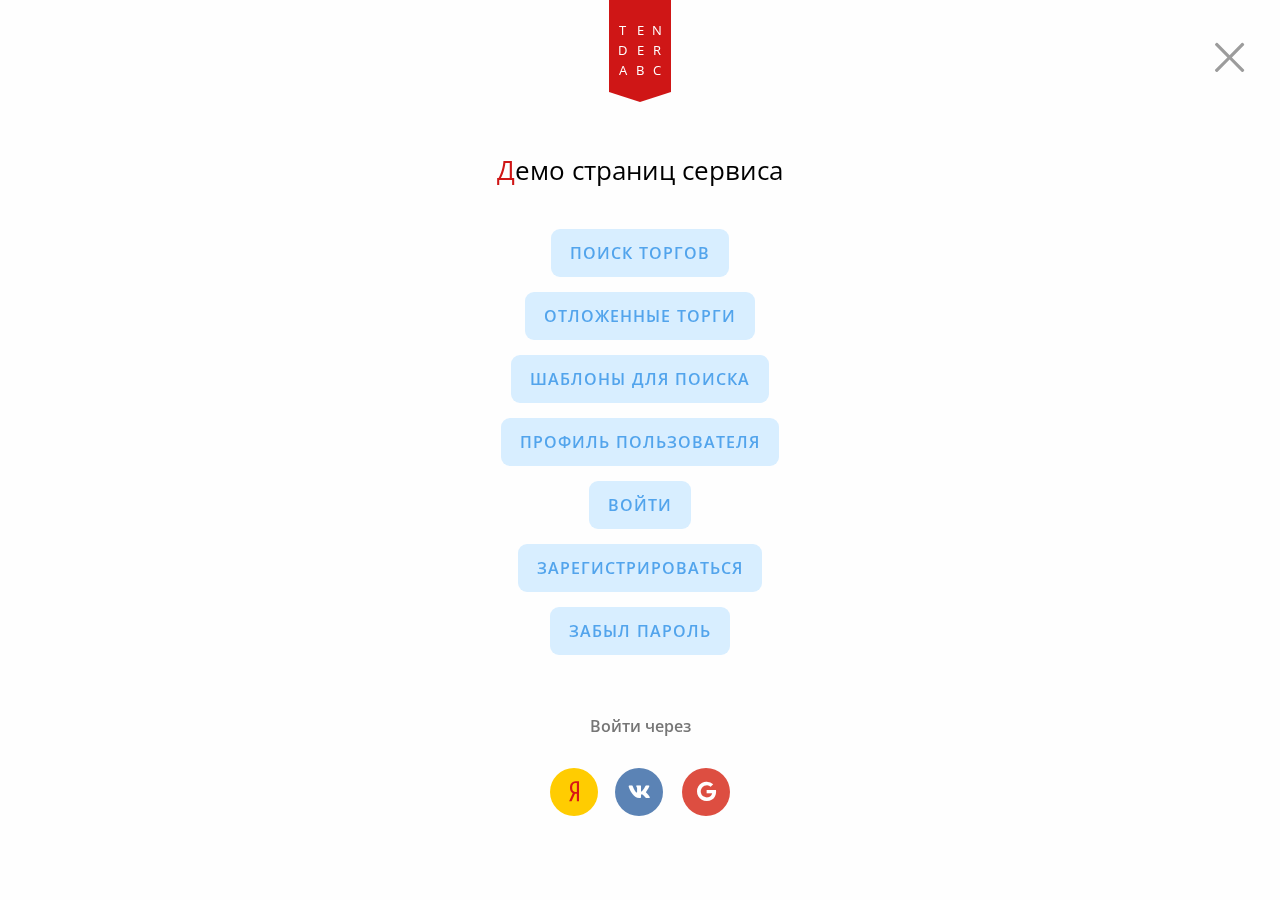
<file: index.html>
<!DOCTYPE html>
<html lang="en">

<head>
	<meta charset="UTF-8">
	<meta name="keywords" content="" />
	<meta name="description" content="" />
	<meta http-equiv="X-UA-Compatible" content="IE=edge" />
	<link rel="shortcut icon" href="favicon.ico" />
	<link rel="stylesheet" href="css/style.css" />
	<link rel="stylesheet" href="css/normalize.css" />
	<link rel="stylesheet" href="css/fontawesome-pro-5.10/css/fontawesome-all.css" />
	<link href="https://fonts.googleapis.com/css?family=Open+Sans:300,400,600,700,800|Roboto+Slab:400,700&amp;subset=cyrillic" rel="stylesheet">
	<title>Главная / tenderabc.ru</title>
</head>

<body>
	<main>
		<div id="mask">
			<a href="" class="close">
				<i class="fal fa-times"></i>
			</a>
		</div>
		<div id="popup" class="form-auth x-center">
			<div class="row">
				<div class="logo-area" style="box-sizing: content-box; width: 62px;">          
					<div class="logo" style="font-family: 'Open Sans', sans-serif; font-weight: 400; background-color: #CF1616; color: #FFFFFF; width: 100%; height: 92px; padding: 0px 9px; padding-top: 20px; line-height: 20px; font-size: 13px; transition: all 0.1s ease-in;">
						<div>
							<span style="text-align: center; float: left;">T<br>D<br>A</span>
							<span style="text-align: center; float: left; margin-left: 9px;">E<br>E<br>B</span>
							<span style="text-align: center; float: right;">N<br>R<br>C</span>
						</div>
					</div>
					<div style="width: 0px; height: 0px; border-top: 10px solid #CF1616; border-bottom: 0px; border-left: 31px solid transparent; border-right: 31px solid transparent;">
					</div>
				</div>
			</div>
			<div class="row title">
				<p class="title">Демо страниц сервиса</p>
			</div>
			<div class="row button-area">
				<div class="row" style="margin-bottom: 15px; text-align: center;"><a href="/pages/search.html" class="btn-opc tb blue submit">Поиск торгов</a></div>
				<div class="row" style="margin-bottom: 15px; text-align: center;"><a href="/pages/favorite.html" class="btn-opc tb blue submit">Отложенные торги</a></div>
				<div class="row" style="margin-bottom: 15px; text-align: center;"><a href="/pages/save.html" class="btn-opc tb blue submit">Шаблоны для поиска</a></div>
				<div class="row" style="margin-bottom: 15px; text-align: center;"><a href="/pages/profile.html" class="btn-opc tb blue submit">Профиль пользователя</a></div>
				<div class="row" style="margin-bottom: 15px; text-align: center;"><a href="/pages/auth/form-auth.html" class="btn-opc tb blue submit">Войти</a></div>
				<div class="row" style="margin-bottom: 15px; text-align: center;"><a href="/pages/auth/form-reg.html" class="btn-opc tb blue submit">Зарегистрироваться</a></div>
				<div class="row" style="margin-bottom: 15px; text-align: center;"><a href="/pages/auth/form-pass.html" class="btn-opc tb blue submit">Забыл пароль</a></div>
			</div>
			<div class="row social-area">
				<p class="sub-title">Войти через</p>
				<div class="links-area fl">
					<a style="background-color: #ffcc01; color: #d81616;" href="#" class="round-btn opc yandex"><i class="fab fa-yandex"></i></a>
					<a style="background-color: #5B83B5; color: #FFFFFF;" href="#" class="round-btn opc vk"><i class="fab fa-vk"></i></a>
					<a style="background-color: #dd4e41; color: #FFFFFF;" href="#" class="round-btn opc google"><i class="fab fa-google"></i></a>
				</div>
			</div>
		</div>
	</main>
</body>
</html>
</file>
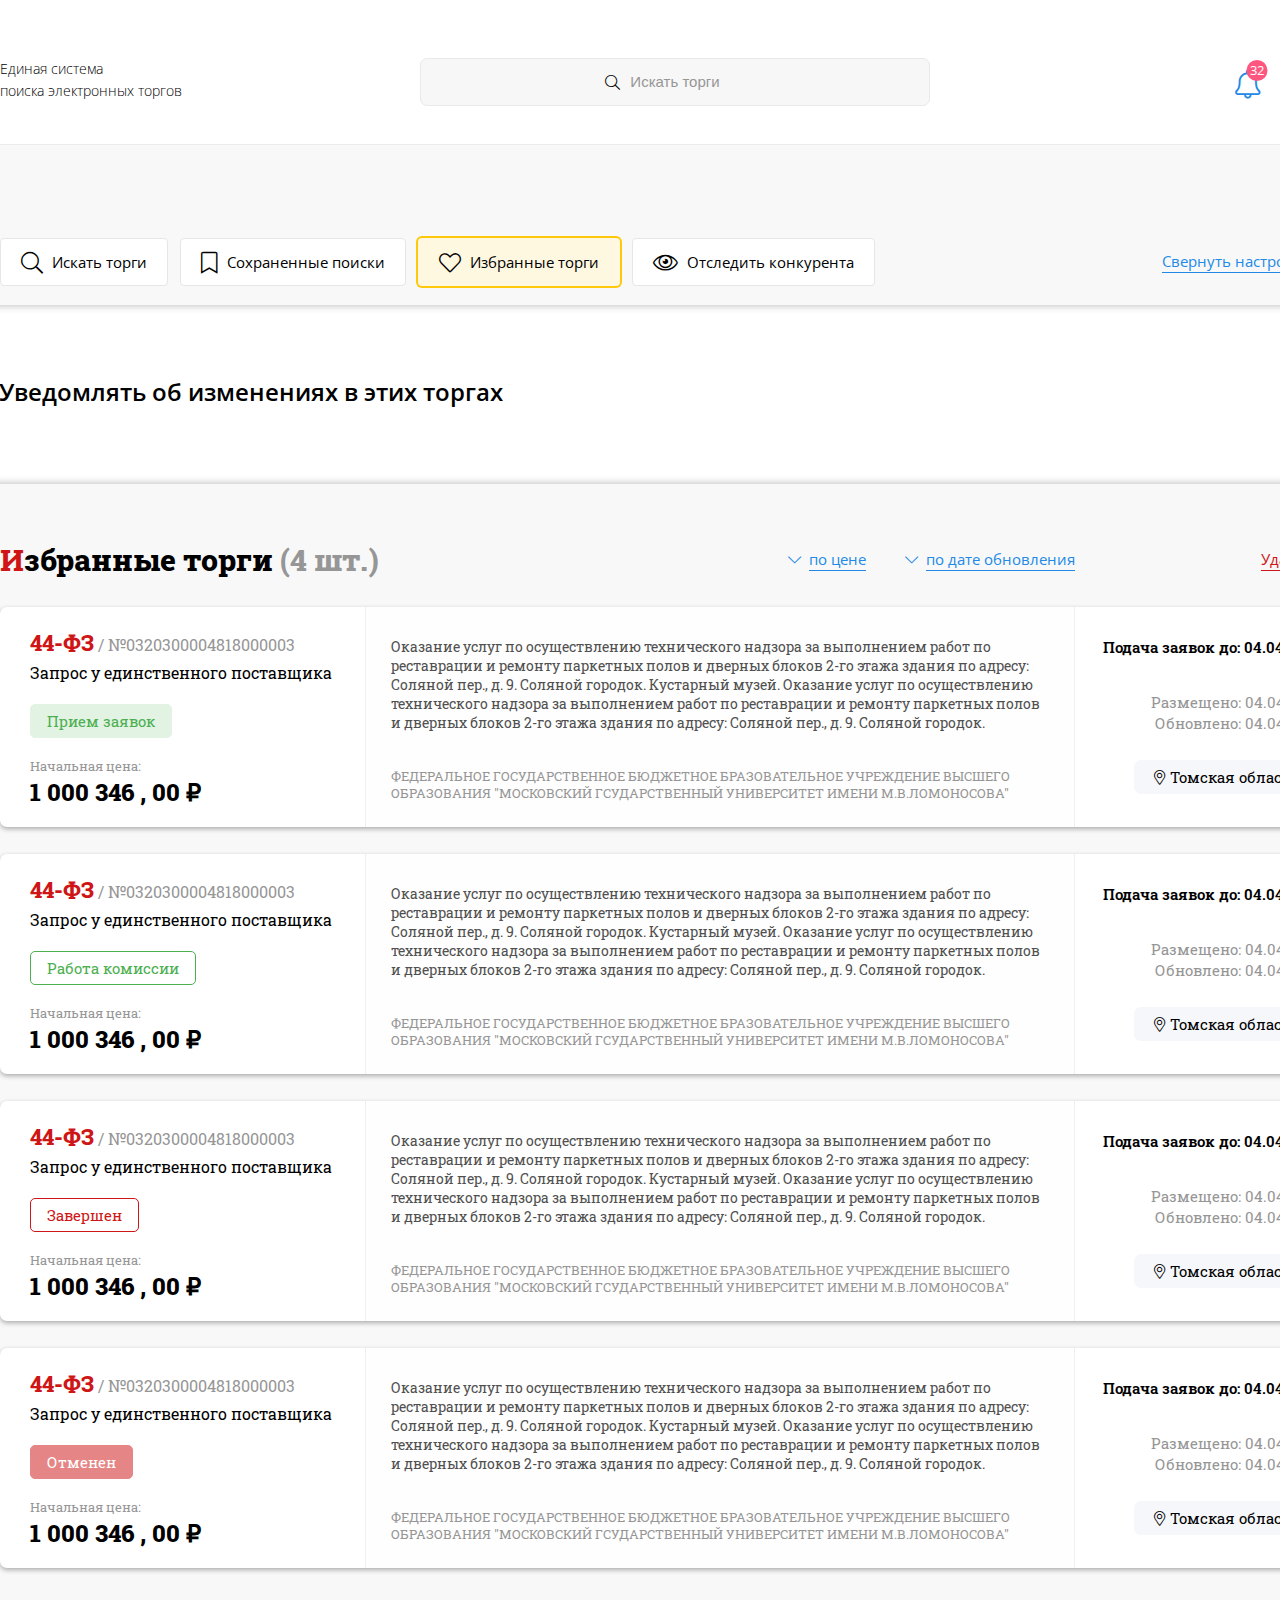
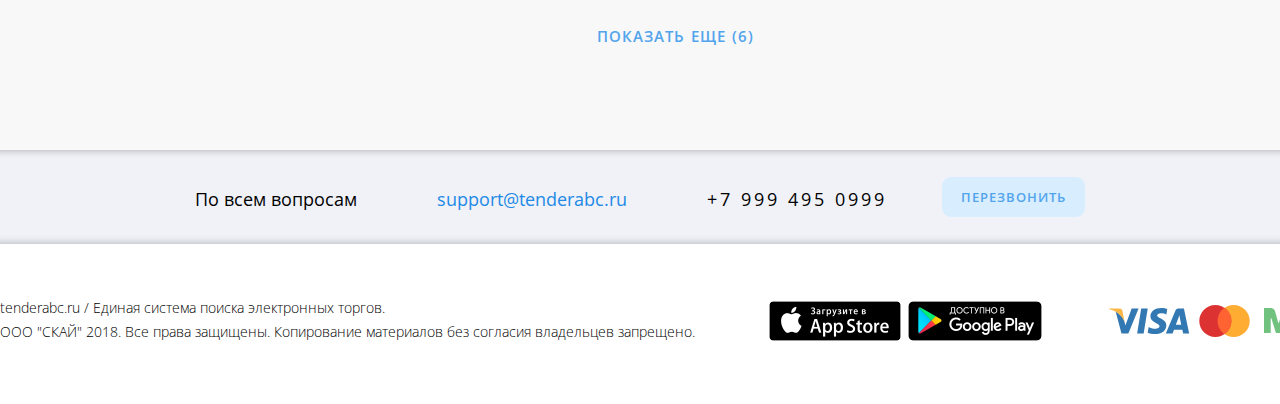
<file: favorite.html>
<!DOCTYPE html>
<html lang="en">

<head>
    <meta charset="UTF-8">
    <meta name="keywords" content="" />
    <meta name="description" content="" />
    <meta http-equiv="X-UA-Compatible" content="IE=edge" />
    <link rel="shortcut icon" href="favicon.ico" />
    <link rel="stylesheet" href="css/style.css" />
    <link rel="stylesheet" href="css/normalize.css" />
    <link rel="stylesheet" href="css/fontawesome-pro-5.10/css/fontawesome-all.css" />
    <link href="https://fonts.googleapis.com/css?family=Open+Sans:300,400,600,700,800|Roboto+Slab:400,700&amp;subset=cyrillic" rel="stylesheet">
    <title>Избранные торги / tenderabc.ru</title>
</head>

<body>
    <header id="top">
        <div class="head row">
            <div class="wrapper fl">
                <a href="#" class="index">
                    <div class="logo-area" style="box-sizing: content-box; padding-right: 30px; width: 62px;">          
                        <div class="logo" style="font-family: 'Open Sans', sans-serif; font-weight: 400; background-color: #F37373; color: #FFFFFF; width: 100%; height: 114px; padding: 0px 9px; padding-top: 40px; line-height: 20px; font-size: 13px; transition: all 0.1s ease-in;">
                            <div>
                                <span style="text-align: center; float: left;">T<br>D<br>A</span>
                                <span style="text-align: center; float: left; margin-left: 9px;">E<br>E<br>B</span>
                                <span style="text-align: center; float: right;">N<br>R<br>C</span>
                            </div>
                        </div>
                        <div style="width: 0px; height: 0px; border-top: 10px solid #F37373; border-bottom: 0px; border-left: 31px solid transparent; border-right: 31px solid transparent;">
                        </div>
                    </div>
                    <p>Единая система<br>поиска электронных торгов</p>
                </a>
                <div class="search-area x-center">
                    <i class="fal fa-search"></i>
                    <input type="text" class="fill grey search" placeholder="Искать торги">
                </div>
                <div class="user-area fl">
                    <a href="#" class="icon notification">
                        <i class="fal fa-bell"></i>
                        <span class="counter">32</span>
                    </a>
                    <a href="#" class="icon profile">
                        <i class="fal fa-user"></i>
                    </a>
                </div>
            </div>  
        </div>
        <nav class="row">
            <div class="wrapper fl">
                <a href="#" class="item"><i class="fal fa-search"></i>Искать торги</a>
                <a href="#" class="item"><i class="fal fa-bookmark"></i>Сохраненные поиски</a>
                <a href="#" class="item active"><i class="fal fa-heart"></i>Избранные торги</a>
                <a href="#" class="item"><i class="fal fa-eye"></i>Отследить конкурента</a>
                <a href="#" class="link blue sub-item">Свернуть настройки<i class="fal fa-sliders-h"></i></a>
            </div>
        </nav>
    </header>
    <main id="favorite">
        <div class="row-sh">
            <div class="wrapper">
                <div class="row subscribe-area">
                    <input type="checkbox" id="subscribe">
                    <label for="subscribe" class="gold bg">Уведомлять об измененияx в этих торгах</label>
                </div> 
            </div>
        </div>
        <div class="output-area">
            <div class="wrapper">
                <div class="title fl">
                    <h1>Избранные торги <span class="grey">(<span class="count">4</span> шт.)</span></h1>
                    <div class="option-area fl">
                        <div class="sort-area">
                        <a href="#" class="link list i blue sort byDate"><i class="fal fa-chevron-down"></i>по дате обновления</a>
                        <a href="#" class="link list i blue sort byPrice"><i class="fal fa-chevron-down"></i>по цене</a>
                    </div>
                        <a href="#" class="link list red delete"></i>Удалить все</a>
                    </div>
                </div>
                <div class="content">
                    <div class="tender-item fl active">
                        <div class="head">
                            <a href="#" class="inner">
                                <p class="main">
                                    <span class="source">44-ФЗ</span> / №<span class="id">0320300004818000003</span>
                                </p>
                                <p class="type">Запрос у единственного поставщика</p>
                                <p class="status ready">Прием заявок</p>
                                <div class="price-area">
                                    Начальная цена:
                                    <p class="price">1 000 346 , 00</p>
                                </div>
                            </a>
                            <a href="#" class="toFav"><i class="fas fa-heart"></i></a>
                        </div>
                        <div class="body">
                            <p class="subject">
                                Оказание услуг по осуществлению технического надзора за выполнением работ по реставрации и ремонту паркетных полов и дверных блоков 2-го этажа здания по адресу: Соляной пер., д. 9. Соляной городок. Кустарный музей. Оказание услуг по осуществлению технического надзора за выполнением работ по реставрации и ремонту паркетных полов и дверных блоков 2-го этажа здания по адресу: Соляной пер., д. 9. Соляной городок. Кустарный музей.
                            </p>
                            <p class="customer">
                                ФЕДЕРАЛЬНОЕ ГОСУДАРСТВЕННОЕ БЮДЖЕТНОЕ БРАЗОВАТЕЛЬНОЕ УЧРЕЖДЕНИЕ ВЫСШЕГО ОБРАЗОВАНИЯ "МОСКОВСКИЙ ГСУДАРСТВЕННЫЙ УНИВЕРСИТЕТ ИМЕНИ М.В.ЛОМОНОСОВА"
                            </p>
                        </div>
                        <div class="foot">
                            <p class="date">Подача заявок до: <span class="deadline">04.04.2013</span></p>
                            <div>
                                <p class="date">Размещено: <span class="published">04.04.2013</span></p>
                                <p class="date">Обновлено: <span class="refreshed">04.04.2013</span></p>
                            </div>
                            <p class="location"><i class="fal fa-map-marker-alt"></i>Томская область</p>
                        </div>
                    </div>
                    <div class="tender-item fl active">
                        <div class="head">
                            <a href="#" class="inner">
                                <p class="main">
                                    <span class="source">44-ФЗ</span> / №<span class="id">0320300004818000003</span>
                                </p>
                                <p class="type">Запрос у единственного поставщика</p>
                                <p class="status processed">Работа комиссии</p>
                                <div class="price-area">
                                    Начальная цена:
                                    <p class="price">1 000 346 , 00</p>
                                </div>
                            </a>
                            <a href="#" class="toFav"><i class="fas fa-heart"></i></a>
                        </div>
                        <div class="body">
                            <p class="subject">
                                Оказание услуг по осуществлению технического надзора за выполнением работ по реставрации и ремонту паркетных полов и дверных блоков 2-го этажа здания по адресу: Соляной пер., д. 9. Соляной городок. Кустарный музей. Оказание услуг по осуществлению технического надзора за выполнением работ по реставрации и ремонту паркетных полов и дверных блоков 2-го этажа здания по адресу: Соляной пер., д. 9. Соляной городок. Кустарный музей.
                            </p>
                            <p class="customer">
                                ФЕДЕРАЛЬНОЕ ГОСУДАРСТВЕННОЕ БЮДЖЕТНОЕ БРАЗОВАТЕЛЬНОЕ УЧРЕЖДЕНИЕ ВЫСШЕГО ОБРАЗОВАНИЯ "МОСКОВСКИЙ ГСУДАРСТВЕННЫЙ УНИВЕРСИТЕТ ИМЕНИ М.В.ЛОМОНОСОВА"
                            </p>
                        </div>
                        <div class="foot">
                            <p class="date">Подача заявок до: <span class="deadline">04.04.2013</span></p>
                            <div>
                                <p class="date">Размещено: <span class="published">04.04.2013</span></p>
                                <p class="date">Обновлено: <span class="refreshed">04.04.2013</span></p>
                            </div>
                            <p class="location"><i class="fal fa-map-marker-alt"></i>Томская область</p>
                        </div>
                    </div>
                    <div class="tender-item fl active">
                        <div class="head">
                            <a href="#" class="inner">
                                <p class="main">
                                    <span class="source">44-ФЗ</span> / №<span class="id">0320300004818000003</span>
                                </p>
                                <p class="type">Запрос у единственного поставщика</p>
                                <p class="status finished">Завершен</p>
                                <div class="price-area">
                                    Начальная цена:
                                    <p class="price">1 000 346 , 00</p>
                                </div>
                            </a>
                            <a href="#" class="toFav"><i class="fas fa-heart"></i></a>
                        </div>
                        <div class="body">
                            <p class="subject">
                                Оказание услуг по осуществлению технического надзора за выполнением работ по реставрации и ремонту паркетных полов и дверных блоков 2-го этажа здания по адресу: Соляной пер., д. 9. Соляной городок. Кустарный музей. Оказание услуг по осуществлению технического надзора за выполнением работ по реставрации и ремонту паркетных полов и дверных блоков 2-го этажа здания по адресу: Соляной пер., д. 9. Соляной городок. Кустарный музей.
                            </p>
                            <p class="customer">
                                ФЕДЕРАЛЬНОЕ ГОСУДАРСТВЕННОЕ БЮДЖЕТНОЕ БРАЗОВАТЕЛЬНОЕ УЧРЕЖДЕНИЕ ВЫСШЕГО ОБРАЗОВАНИЯ "МОСКОВСКИЙ ГСУДАРСТВЕННЫЙ УНИВЕРСИТЕТ ИМЕНИ М.В.ЛОМОНОСОВА"
                            </p>
                        </div>
                        <div class="foot">
                            <p class="date">Подача заявок до: <span class="deadline">04.04.2013</span></p>
                            <div>
                                <p class="date">Размещено: <span class="published">04.04.2013</span></p>
                                <p class="date">Обновлено: <span class="refreshed">04.04.2013</span></p>
                            </div>
                            <p class="location"><i class="fal fa-map-marker-alt"></i>Томская область</p>
                        </div>
                    </div>
                    <div class="tender-item fl active active">
                        <div class="head">
                            <a href="#" class="inner">
                                <p class="main">
                                    <span class="source">44-ФЗ</span> / №<span class="id">0320300004818000003</span>
                                </p>
                                <p class="type">Запрос у единственного поставщика</p>
                                <p class="status decline">Отменен</p>
                                <div class="price-area">
                                    Начальная цена:
                                    <p class="price">1 000 346 , 00</p>
                                </div>
                            </a>
                            <a href="#" class="toFav"><i class="fas fa-heart"></i></a>
                        </div>
                        <div class="body">
                            <p class="subject">
                                Оказание услуг по осуществлению технического надзора за выполнением работ по реставрации и ремонту паркетных полов и дверных блоков 2-го этажа здания по адресу: Соляной пер., д. 9. Соляной городок. Кустарный музей. Оказание услуг по осуществлению технического надзора за выполнением работ по реставрации и ремонту паркетных полов и дверных блоков 2-го этажа здания по адресу: Соляной пер., д. 9. Соляной городок. Кустарный музей.
                            </p>
                            <p class="customer">
                                ФЕДЕРАЛЬНОЕ ГОСУДАРСТВЕННОЕ БЮДЖЕТНОЕ БРАЗОВАТЕЛЬНОЕ УЧРЕЖДЕНИЕ ВЫСШЕГО ОБРАЗОВАНИЯ "МОСКОВСКИЙ ГСУДАРСТВЕННЫЙ УНИВЕРСИТЕТ ИМЕНИ М.В.ЛОМОНОСОВА"
                            </p>
                        </div>
                        <div class="foot">
                            <p class="date">Подача заявок до: <span class="deadline">04.04.2013</span></p>
                            <div>
                                <p class="date">Размещено: <span class="published">04.04.2013</span></p>
                                <p class="date">Обновлено: <span class="refreshed">04.04.2013</span></p>
                            </div>
                            <p class="location"><i class="fal fa-map-marker-alt"></i>Томская область</p>
                        </div>
                    </div> 
                </div>
                <div class="row">
                    <a href="#" class="btn-opc showMore">Показать еще (6)</a>
                </div>
            </div>
        </div>
    </main>
    <footer>
        <div class="row-sh upper">
            <div class="wrapper fl">
                <p>По всем вопросам</p>
                <a href="mailto:support@tenderabc.ru" class="blue mail">support@tenderabc.ru</a>
                <a href="tel:+79994950999" class="black phoneNumber">+7 999 495 0999</a>
                <a href="#" class="btn-opc sm blue callback">Перезвонить</a>
            </div>
        </div>
        <div class="row lower">
            <div class="wrapper fl">
                <a href="#top">
                    <div class="logo-area" style="box-sizing: content-box; padding-right: 30px; width: 62px; opacity: 0.7;">          
                        <div class="logo" style="font-family: 'Open Sans', sans-serif; font-weight: 400; background-color: #F37373; color: #FFFFFF; width: 100%; height: 114px; padding: 0px 9px; padding-top: 40px; line-height: 20px; font-size: 13px; transition: all 0.1s ease-in;">
                            <div>
                                <span style="text-align: center; float: left;">T<br>D<br>A</span>
                                <span style="text-align: center; float: left; margin-left: 9px;">E<br>E<br>B</span>
                                <span style="text-align: center; float: right;">N<br>R<br>C</span>
                            </div>
                        </div>
                        <div style="width: 0px; height: 0px; border-top: 10px solid #F37373; border-bottom: 0px; border-left: 31px solid transparent; border-right: 31px solid transparent;">
                        </div>
                    </div>
                    <div class="subtext-area">
                        <p>tenderabc.ru / Единая система поиска электронных торгов.<br>ООО "СКАЙ" 2018. Все права защищены. Копирование материалов без согласия владельцев запрещено.</p>
                    </div>
                </a>
                <div class="app-area fl">
                    <a href="#">
                        <img src="img/app-store.png" alt="Скачайте в AppStore!">
                    </a>
                    <a href="#">
                        <img src="img/google_play.png" alt="Скачайте в Google Play!">
                    </a>
                </div>
                <div class="payment-area fl">
                    <div class="visa"></div>
                    <div class="mastercard"></div>
                    <div class="mir"></div>
                </div>
            </div>
        </div>
    </footer>
</body>

</html>
</file>
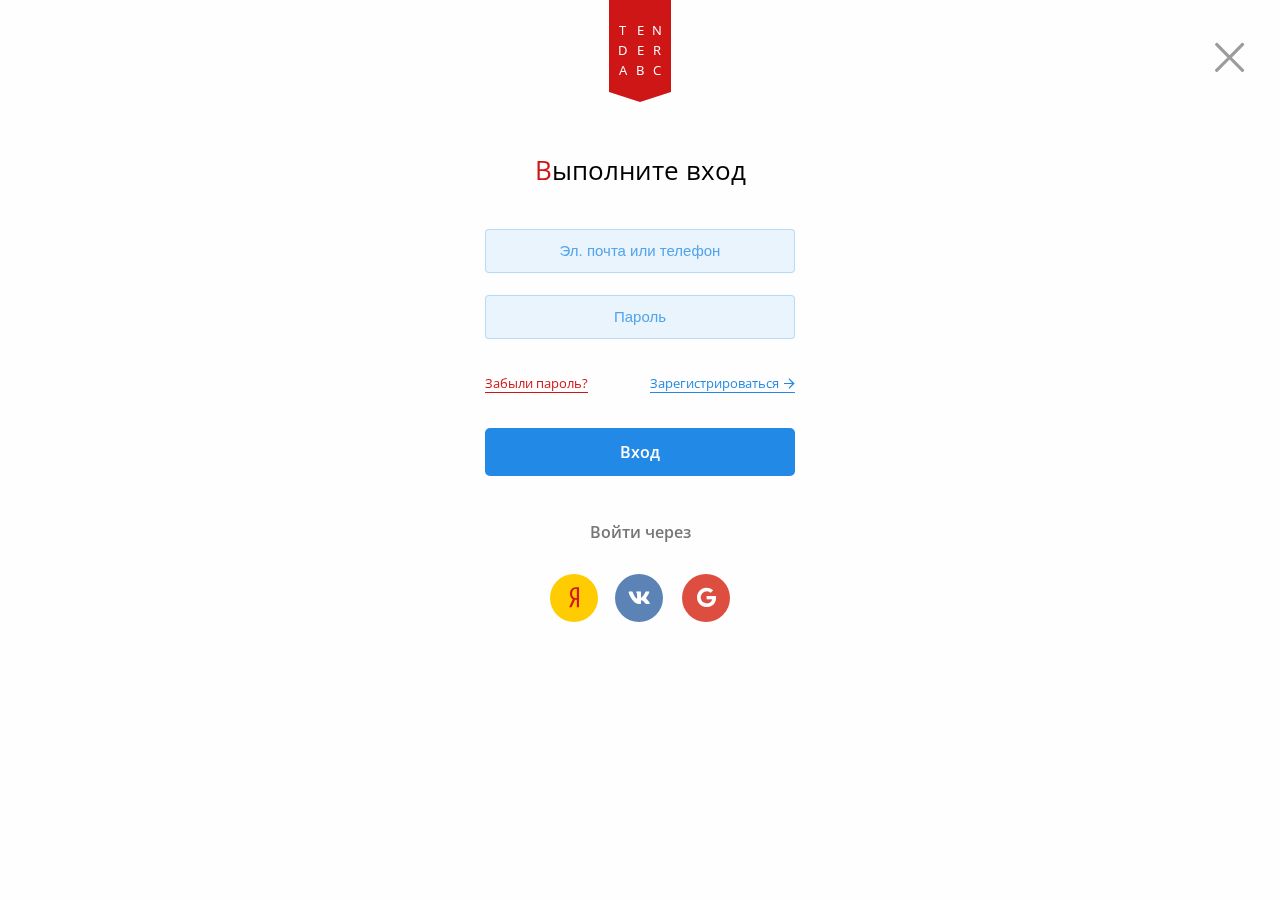
<file: form-auth.html>
<!DOCTYPE html>
<html lang="en">

<head>
	<meta charset="UTF-8">
	<meta name="keywords" content="" />
	<meta name="description" content="" />
	<meta http-equiv="X-UA-Compatible" content="IE=edge" />
	<link rel="shortcut icon" href="favicon.ico" />
	<link rel="stylesheet" href="css/style.css" />
	<link rel="stylesheet" href="css/normalize.css" />
	<link rel="stylesheet" href="css/fontawesome-pro-5.10/css/fontawesome-all.css" />
	<link href="https://fonts.googleapis.com/css?family=Open+Sans:300,400,600,700,800|Roboto+Slab:400,700&amp;subset=cyrillic" rel="stylesheet">
	<title>Авторизация / tenderabc.ru</title>
</head>

<body>
	<main>
		<div id="mask">
			<a href="" class="close">
				<i class="fal fa-times"></i>
			</a>
		</div>
		<div id="popup" class="form-auth x-center">
			<div class="row">
				<div class="logo-area" style="box-sizing: content-box; width: 62px;">          
					<div class="logo" style="font-family: 'Open Sans', sans-serif; font-weight: 400; background-color: #CF1616; color: #FFFFFF; width: 100%; height: 92px; padding: 0px 9px; padding-top: 20px; line-height: 20px; font-size: 13px; transition: all 0.1s ease-in;">
						<div>
							<span style="text-align: center; float: left;">T<br>D<br>A</span>
							<span style="text-align: center; float: left; margin-left: 9px;">E<br>E<br>B</span>
							<span style="text-align: center; float: right;">N<br>R<br>C</span>
						</div>
					</div>
					<div style="width: 0px; height: 0px; border-top: 10px solid #CF1616; border-bottom: 0px; border-left: 31px solid transparent; border-right: 31px solid transparent;">
					</div>
				</div>
			</div>
			<div class="row title">
				<p class="title">Выполните вход</p>
			</div>
			<form id="auth-form" method="post" action="#">
				<div class="field-area">
					<div class="row">
						<input class="fill blue" type="text" placeholder="Эл. почта или телефон" name="login" id="login" required>
					</div>
					<div class="row">
						<input class="fill blue" type="password" placeholder="Пароль" name="password" id="password" required>
					</div>
				</div>
				<div class="row link-area fl">
					<a class="link red" href="form-pass.html">Забыли пароль?</a>
					<a class="link blue arrow" href="form-reg.html">Зарегистрироваться</a>
				</div>
				<div class="row button-area">
					<button class="btn tb blue submit" formaction="#" formmethod="post" type="submit">Вход</button>
				</div>
			</form>
			<div class="row social-area">
				<p class="sub-title">Войти через</p>
				<div class="links-area fl">
					<a style="background-color: #ffcc01; color: #d81616;" href="#" class="round-btn opc yandex"><i class="fab fa-yandex"></i></a>
					<a style="background-color: #5B83B5; color: #FFFFFF;" href="#" class="round-btn opc vk"><i class="fab fa-vk"></i></a>
					<a style="background-color: #dd4e41; color: #FFFFFF;" href="#" class="round-btn opc google"><i class="fab fa-google"></i></a>
				</div>
			</div>
		</div>
	</main>
</body>
</html>
</file>
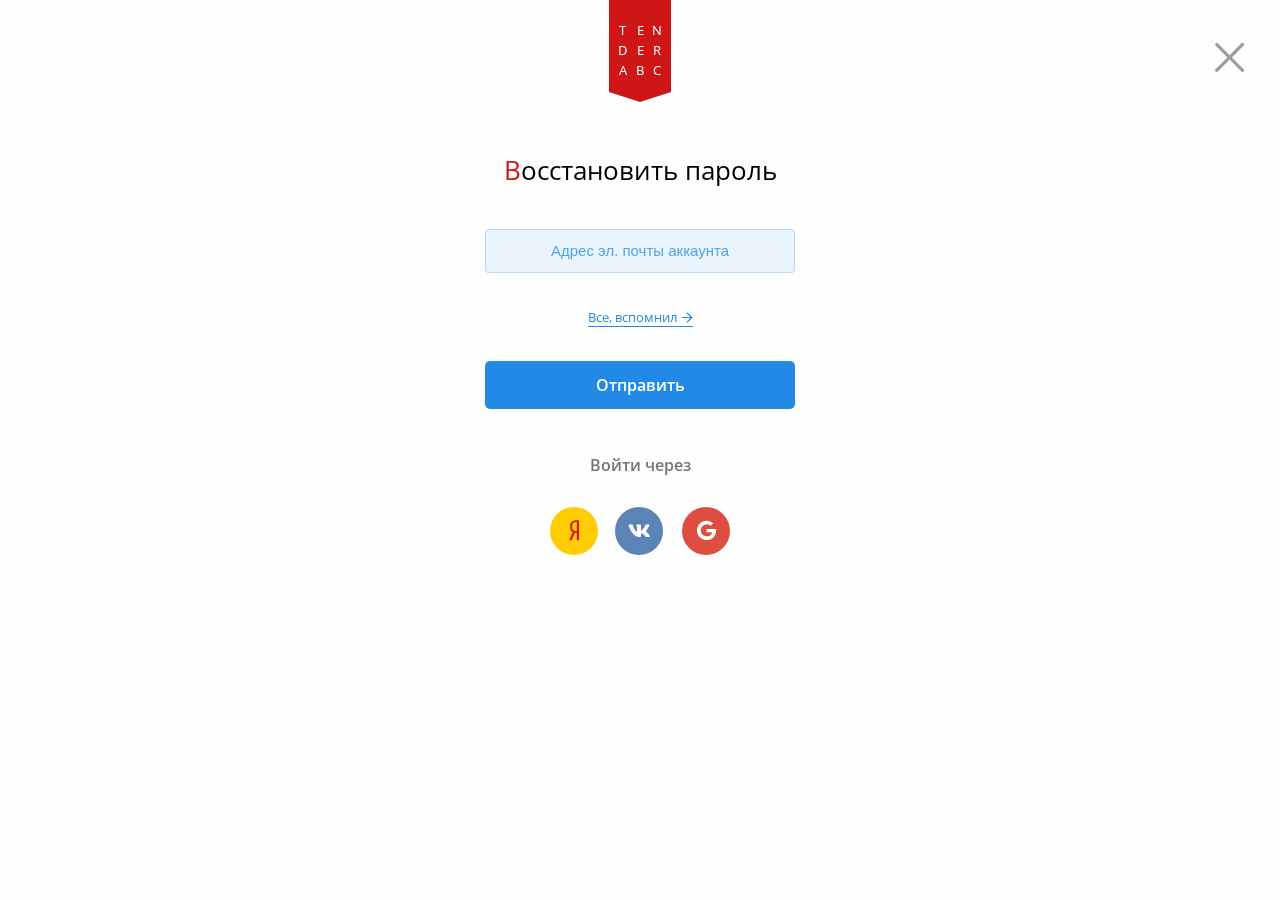
<file: form-pass.html>
<!DOCTYPE html>
<html lang="en">

<head>
	<meta charset="UTF-8">
	<meta name="keywords" content="" />
	<meta name="description" content="" />
	<meta http-equiv="X-UA-Compatible" content="IE=edge" />
	<link rel="shortcut icon" href="favicon.ico" />
	<link rel="stylesheet" href="css/style.css" />
	<link rel="stylesheet" href="css/normalize.css" />
	<link rel="stylesheet" href="css/fontawesome-pro-5.10/css/fontawesome-all.css" />
	<link href="https://fonts.googleapis.com/css?family=Open+Sans:300,400,600,700,800|Roboto+Slab:400,700&amp;subset=cyrillic" rel="stylesheet">
	<title>Восстановление пароля / tenderabc.ru</title>
</head>

<body>
	<main>
		<div id="mask">
			<a href="" class="close">
				<i class="fal fa-times"></i>
			</a>
		</div>
		<div id="popup" class="form-pass x-center">
			<div class="row">
				<div class="logo-area" style="box-sizing: content-box; width: 62px;">          
					<div class="logo" style="font-family: 'Open Sans', sans-serif; font-weight: 400; background-color: #CF1616; color: #FFFFFF; width: 100%; height: 92px; padding: 0px 9px; padding-top: 20px; line-height: 20px; font-size: 13px; transition: all 0.1s ease-in;">
						<div>
							<span style="text-align: center; float: left;">T<br>D<br>A</span>
							<span style="text-align: center; float: left; margin-left: 9px;">E<br>E<br>B</span>
							<span style="text-align: center; float: right;">N<br>R<br>C</span>
						</div>
					</div>
					<div style="width: 0px; height: 0px; border-top: 10px solid #CF1616; border-bottom: 0px; border-left: 31px solid transparent; border-right: 31px solid transparent;">
					</div>
				</div>
			</div>
			<div class="row title">
				<p class="title">Восстановить пароль</p>
			</div>
			<form id="auth-form" method="post" action="#">
				<div class="field-area">
					<div class="row">
						<input class="fill blue" type="text" placeholder="Адрес эл. почты аккаунта" name="email" id="email" required>
					</div>
				</div>
				<div class="row link-area">
					<a class="link blue arrow" href="form-auth.html">Все, вспомнил</a>
				</div>
				<div class="row button-area">
					<button class="btn tb blue submit" formaction="#" formmethod="post" type="submit">Отправить</button>
				</div>
			</form>
			<div class="row social-area">
				<p class="sub-title">Войти через</p>
				<div class="links-area fl">
					<a style="background-color: #ffcc01; color: #d81616;" href="#" class="round-btn opc yandex"><i class="fab fa-yandex"></i></a>
					<a style="background-color: #5B83B5; color: #FFFFFF;" href="#" class="round-btn opc vk"><i class="fab fa-vk"></i></a>
					<a style="background-color: #dd4e41; color: #FFFFFF;" href="#" class="round-btn opc google"><i class="fab fa-google"></i></a>
				</div>
			</div>
		</div>
	</main>
</body>
</html>
</file>
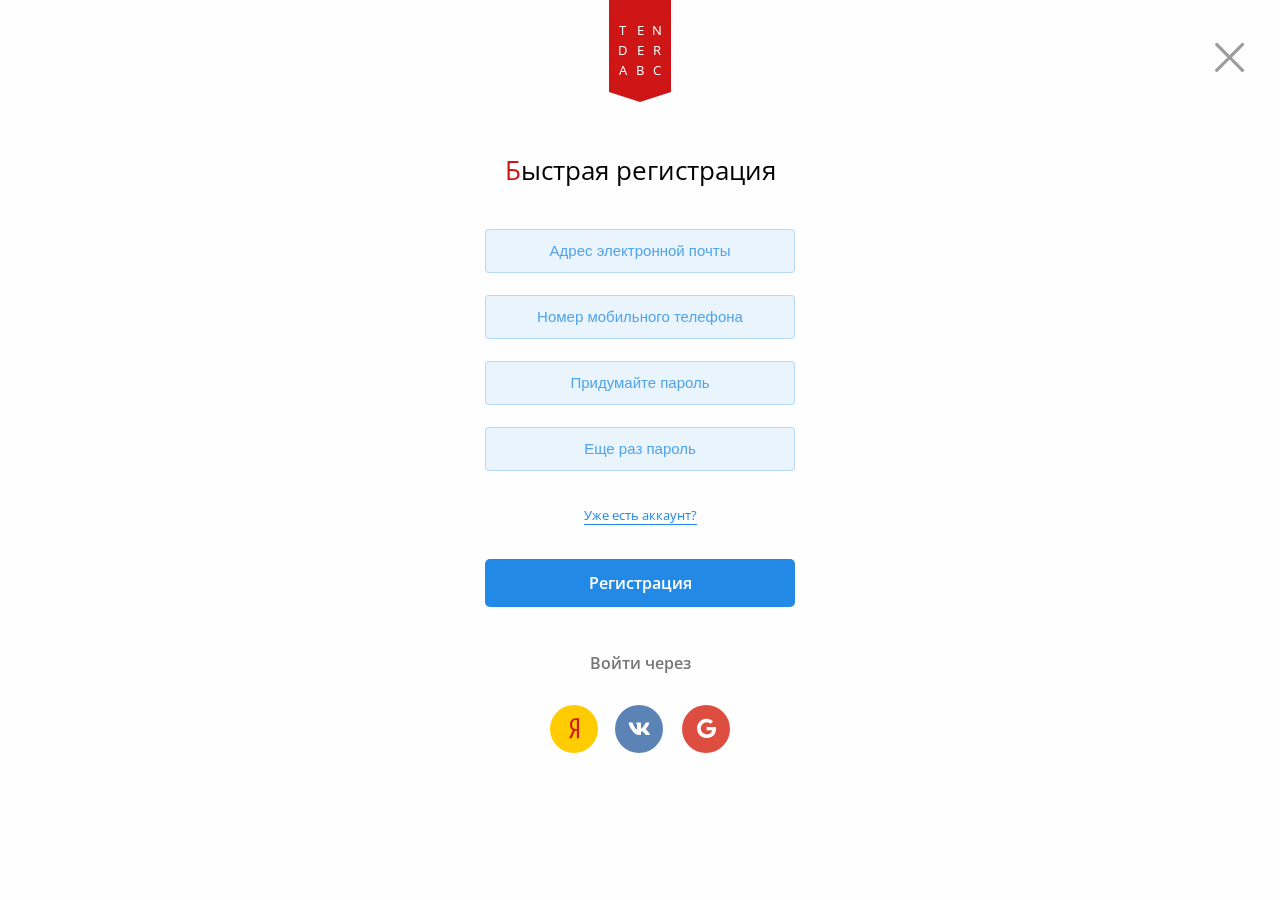
<file: form-reg.html>
<!DOCTYPE html>
<html lang="en">

<head>
	<meta charset="UTF-8">
	<meta name="keywords" content="" />
	<meta name="description" content="" />
	<meta http-equiv="X-UA-Compatible" content="IE=edge" />
	<link rel="shortcut icon" href="favicon.ico" />
	<link rel="stylesheet" href="css/style.css" />
	<link rel="stylesheet" href="css/normalize.css" />
	<link rel="stylesheet" href="css/fontawesome-pro-5.10/css/fontawesome-all.css" />
	<link href="https://fonts.googleapis.com/css?family=Open+Sans:300,400,600,700,800|Roboto+Slab:400,700&amp;subset=cyrillic" rel="stylesheet">
	<title>Регистрация / tenderabc.ru</title>
</head>

<body>
	<main>
		<div id="mask">
			<a href="" class="close">
				<i class="fal fa-times"></i>
			</a>
		</div>
		<div id="popup" class="form-reg x-center">
			<div class="row">
				<div class="logo-area" style="box-sizing: content-box; width: 62px;">          
					<div class="logo" style="font-family: 'Open Sans', sans-serif; font-weight: 400; background-color: #CF1616; color: #FFFFFF; width: 100%; height: 92px; padding: 0px 9px; padding-top: 20px; line-height: 20px; font-size: 13px; transition: all 0.1s ease-in;">
						<div>
							<span style="text-align: center; float: left;">T<br>D<br>A</span>
							<span style="text-align: center; float: left; margin-left: 9px;">E<br>E<br>B</span>
							<span style="text-align: center; float: right;">N<br>R<br>C</span>
						</div>
					</div>
					<div style="width: 0px; height: 0px; border-top: 10px solid #CF1616; border-bottom: 0px; border-left: 31px solid transparent; border-right: 31px solid transparent;">
					</div>
				</div>
			</div>
			<div class="row title">
				<p class="title">Быстрая регистрация</p>
			</div>
			<form id="auth-form" method="post" action="#">
				<div class="field-area">
					<div class="row">
						<input class="fill blue" type="text" placeholder="Адрес электронной почты" name="e-mail" id="e-mail" required>
					</div>
					<div class="row">
						<input class="fill blue" type="text" placeholder="Номер мобильного телефона" name="tel" id="tel" required>
					</div>
					<div class="row">
						<input class="fill blue" type="password" placeholder="Придумайте пароль" name="password1" id="password2" required>
					</div>
					<div class="row">
						<input class="fill blue" type="password" placeholder="Еще раз пароль" name="password2" id="password2" required>
					</div>
				</div>
				<div class="row link-area">
					<a class="link blue" href="form-auth.html">Уже есть аккаунт?</a>
				</div>
				<div class="row button-area">
					<button class="btn tb blue submit" formaction="#" formmethod="post" type="submit">Регистрация</button>
				</div>
			</form>
			<div class="row social-area">
				<p class="sub-title">Войти через</p>
				<div class="links-area fl">
					<a style="background-color: #ffcc01; color: #d81616;" href="#" class="round-btn opc yandex"><i class="fab fa-yandex"></i></a>
					<a style="background-color: #5B83B5; color: #FFFFFF;" href="#" class="round-btn opc vk"><i class="fab fa-vk"></i></a>
					<a style="background-color: #dd4e41; color: #FFFFFF;" href="#" class="round-btn opc google"><i class="fab fa-google"></i></a>
				</div>
			</div>
		</div>
	</main>
</body>
</html>
</file>
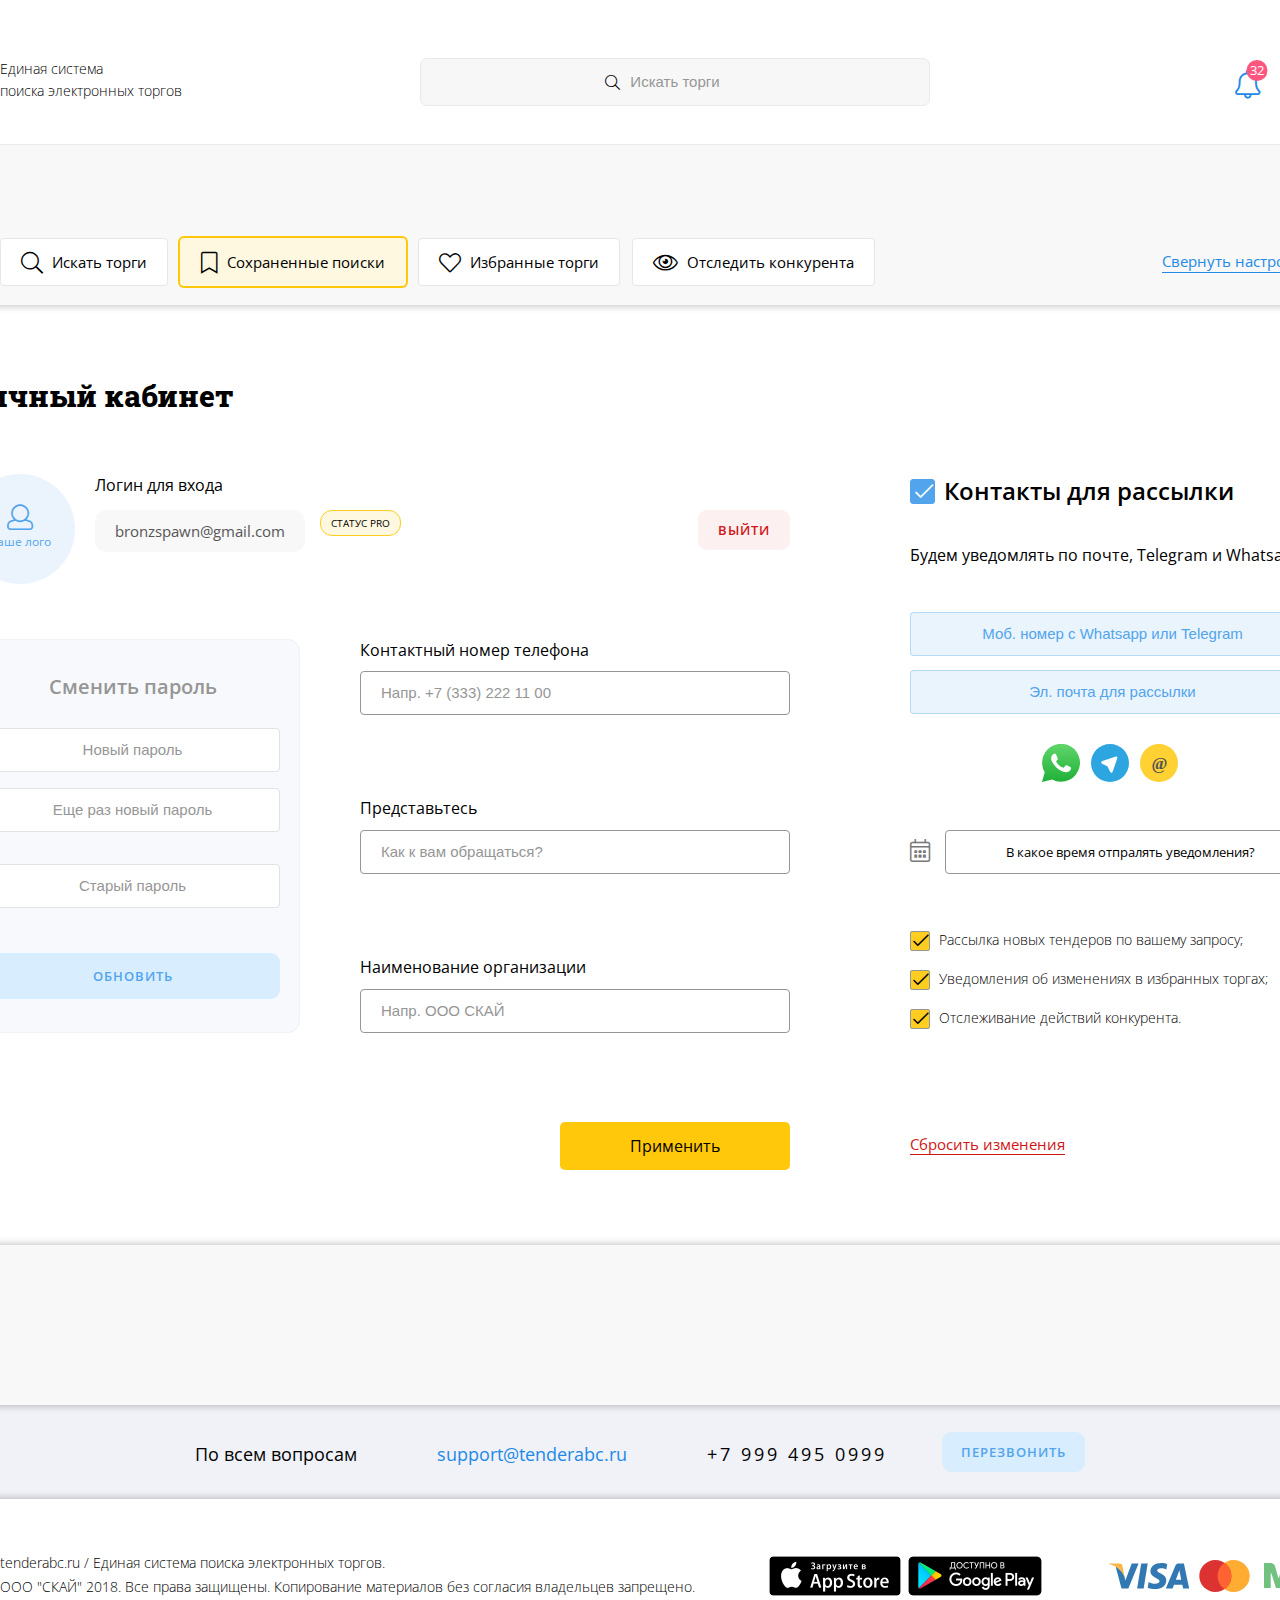
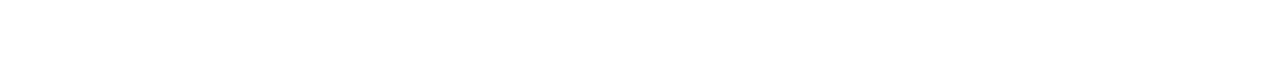
<file: profile.html>
<!DOCTYPE html>
<html lang="en">

<head>
    <meta charset="UTF-8">
    <meta name="keywords" content="" />
    <meta name="description" content="" />
    <meta http-equiv="X-UA-Compatible" content="IE=edge" />
    <link rel="shortcut icon" href="favicon.ico" />
    <link rel="stylesheet" href="css/style.css" />
    <link rel="stylesheet" href="css/normalize.css" />
    <link rel="stylesheet" href="css/fontawesome-pro-5.10/css/fontawesome-all.css" />
    <link href="https://fonts.googleapis.com/css?family=Open+Sans:300,400,600,700,800|Roboto+Slab:400,700&amp;subset=cyrillic" rel="stylesheet">
    <title>Личный кабинет / tenderabc.ru</title>
</head>

<body>
    <header id="top">
        <div class="head row">
            <div class="wrapper fl">
                <a href="#" class="index">
                    <div class="logo-area" style="box-sizing: content-box; padding-right: 30px; width: 62px;">          
                        <div class="logo" style="font-family: 'Open Sans', sans-serif; font-weight: 400; background-color: #F37373; color: #FFFFFF; width: 100%; height: 114px; padding: 0px 9px; padding-top: 40px; line-height: 20px; font-size: 13px; transition: all 0.1s ease-in;">
                            <div>
                                <span style="text-align: center; float: left;">T<br>D<br>A</span>
                                <span style="text-align: center; float: left; margin-left: 9px;">E<br>E<br>B</span>
                                <span style="text-align: center; float: right;">N<br>R<br>C</span>
                            </div>
                        </div>
                        <div style="width: 0px; height: 0px; border-top: 10px solid #F37373; border-bottom: 0px; border-left: 31px solid transparent; border-right: 31px solid transparent;">
                        </div>
                    </div>
                    <p>Единая система<br>поиска электронных торгов</p>
                </a>
                <div class="search-area x-center">
                    <i class="fal fa-search"></i>
                    <input type="text" class="fill grey search" placeholder="Искать торги">
                </div>
                <div class="user-area fl">
                    <a href="#" class="icon notification">
                        <i class="fal fa-bell"></i>
                        <span class="counter">32</span>
                    </a>
                    <a href="#" class="icon profile">
                        <i class="fal fa-user"></i>
                    </a>
                </div>
            </div>  
        </div>
        <nav class="row">
            <div class="wrapper fl">
                <a href="#" class="item"><i class="fal fa-search"></i>Искать торги</a>
                <a href="#" class="item active"><i class="fal fa-bookmark"></i>Сохраненные поиски</a>
                <a href="#" class="item"><i class="fal fa-heart"></i>Избранные торги</a>
                <a href="#" class="item"><i class="fal fa-eye"></i>Отследить конкурента</a>
                <a href="#" class="link blue sub-item">Свернуть настройки<i class="fal fa-sliders-h"></i></a>
            </div>
        </nav>
    </header>
    <main id="profile">
        <div class="row-sh">
            <div class="wrapper">
                <div class="title">
                    <h1>Личный кабинет</h1>
                </div>
                <div class="row fl content-area">
                    <form id="profile-data" method="post" enctype="multipart/form-data" action="#">
                        <fieldset>
                            <div class="row fl">
                                <div class="user-area">
                                    <div class="row userMain-area fl">
                                        <input type="file" name="avatar" id="img-input"/ style="display: none;">
                                        <label for="img-input">
                                            <i class="fal fa-user"></i>
                                            <p>Ваше лого</p>
                                        </label>
                                        <div>
                                            <p class="label">Логин для входа</p>
                                            <div class="fl">
                                                <p class="login">bronzspawn@gmail.com</p>
                                                <p class="status">Статус PRO</p>
                                                <a href="#" class="btn-opc sm red logout">Выйти</a>
                                            </div>
                                        </div>
                                    </div>
                                    <div class="field-area fl">
                                        <div class="password-area">
                                            <p>Сменить пароль</p>
                                            <form id="reset-pass" method="post" enctype="multipart/form-data" action="#">
                                                <fieldset>
                                                    <input type="text" class="newPass1" placeholder="Новый пароль" required>
                                                    <input type="text" class="newPass2" placeholder="Еще раз новый пароль" required>
                                                    <input type="text" class="oldPass" placeholder="Старый пароль" required>
                                                    <button type="submit" class="btn-opc sm blue">Обновить</button>
                                                </fieldset>
                                            </form>
                                        </div>
                                        <div class="info-area">
                                            <div class="row">
                                                <label for="phoneNumber" class="label">Контактный номер телефона</label>
                                                <input type="tel" id="phoneNumber" placeholder="Напр. +7 (333) 222 11 00">
                                            </div>
                                            <div class="row">
                                                <label for="userName" class="label">Представьтесь</label>
                                                <input type="text" id="userName" placeholder="Как к вам обращаться?">
                                            </div>
                                            <div class="row">
                                                <label for="companyName" class="label">Наименование организации</label>
                                                <input type="text" id="companyName" placeholder="Напр. ООО СКАЙ">
                                            </div>                                     
                                        </div>
                                    </div> 
                                </div>
                                <div class="subscribe-area">
                                    <div class="row sub-title">
                                        <input type="checkbox" id="subscribe" checked>
                                        <label for="subscribe" class="bg blue">Контакты для рассылки</label>
                                    </div>
                                    <div class="on-off">
                                        <div class="row label-row">
                                            <p class="label">
                                                Будем уведомлять по почте, Telegram и Whatsapp
                                            </p>
                                        </div>
                                        <div class="row text-row">
                                            <input type="tel" id="mobilePhoneNumber" class="fill blue" placeholder="Моб. номер с Whatsapp или Telegram">
                                        </div>
                                        <div class="row text-row">
                                            <input type="email" class="fill blue" placeholder="Эл. почта для рассылки">
                                        </div>
                                        <div class="row icon-row fl">
                                            <img src="img/whatsapp.svg" alt="">
                                            <img src="img/telegram.svg" alt="">
                                            <img src="img/mail.svg" alt="">            
                                        </div>
                                        <div class="row date-row">
                                            <div class="input date"><div>В какое время отпралять уведомления?</div></div>
                                        </div>
                                        <div class="row check-row">
                                            <div class="row">
                                                <input type="checkbox" id="new-sbscr" checked>
                                                <label for="new-sbscr" class="gold"><span>Рассылка новых тендеров по вашему запросу;</span></label>
                                            </div>
                                            <div class="row">
                                                <input type="checkbox" id="fav-sbscr" checked>
                                                <label for="fav-sbscr" class="gold"><span>Уведомления об изменениях в избранных торгах;</span></label>
                                            </div>
                                            <div class="row">
                                                <input type="checkbox" id="comp-sbscr" checked>
                                                <label for="comp-sbscr" class="gold"><span>Отслеживание действий конкурента.</span></label>
                                            </div>
                                        </div>
                                    </div>   
                                </div>     
                            </div>
                            <div class="row mainButton-row fl">
                                <div class="row">
                                    <button type="submit" class="btn gold submit">Применить</button>
                                </div>
                                <div class="row">
                                    <a href="#" class="link red reset">Сбросить изменения</a>
                                </div>
                            </div>
                        </fieldset>
                    </form>
                </div>
            </div>
        </div>
    </main>
    <footer>
        <div class="row-sh upper">
            <div class="wrapper fl">
                <p>По всем вопросам</p>
                <a href="mailto:support@tenderabc.ru" class="blue mail">support@tenderabc.ru</a>
                <a href="tel:+79994950999" class="black phoneNumber">+7 999 495 0999</a>
                <a href="#" class="btn-opc sm blue callback">Перезвонить</a>
            </div>
        </div>
        <div class="row lower">
            <div class="wrapper fl">
                <a href="#top">
                    <div class="logo-area" style="box-sizing: content-box; padding-right: 30px; width: 62px; opacity: 0.7;">          
                        <div class="logo" style="font-family: 'Open Sans', sans-serif; font-weight: 400; background-color: #F37373; color: #FFFFFF; width: 100%; height: 114px; padding: 0px 9px; padding-top: 40px; line-height: 20px; font-size: 13px; transition: all 0.1s ease-in;">
                            <div>
                                <span style="text-align: center; float: left;">T<br>D<br>A</span>
                                <span style="text-align: center; float: left; margin-left: 9px;">E<br>E<br>B</span>
                                <span style="text-align: center; float: right;">N<br>R<br>C</span>
                            </div>
                        </div>
                        <div style="width: 0px; height: 0px; border-top: 10px solid #F37373; border-bottom: 0px; border-left: 31px solid transparent; border-right: 31px solid transparent;">
                        </div>
                    </div>
                    <div class="subtext-area">
                        <p>tenderabc.ru / Единая система поиска электронных торгов.<br>ООО "СКАЙ" 2018. Все права защищены. Копирование материалов без согласия владельцев запрещено.</p>
                    </div>
                </a>
                <div class="app-area fl">
                    <a href="#">
                        <img src="img/app-store.png" alt="Скачайте в AppStore!">
                    </a>
                    <a href="#">
                        <img src="img/google_play.png" alt="Скачайте в Google Play!">
                    </a>
                </div>
                <div class="payment-area fl">
                    <div class="visa"></div>
                    <div class="mastercard"></div>
                    <div class="mir"></div>
                </div>
            </div>
        </div>
    </footer>
</body>

</html>
</file>
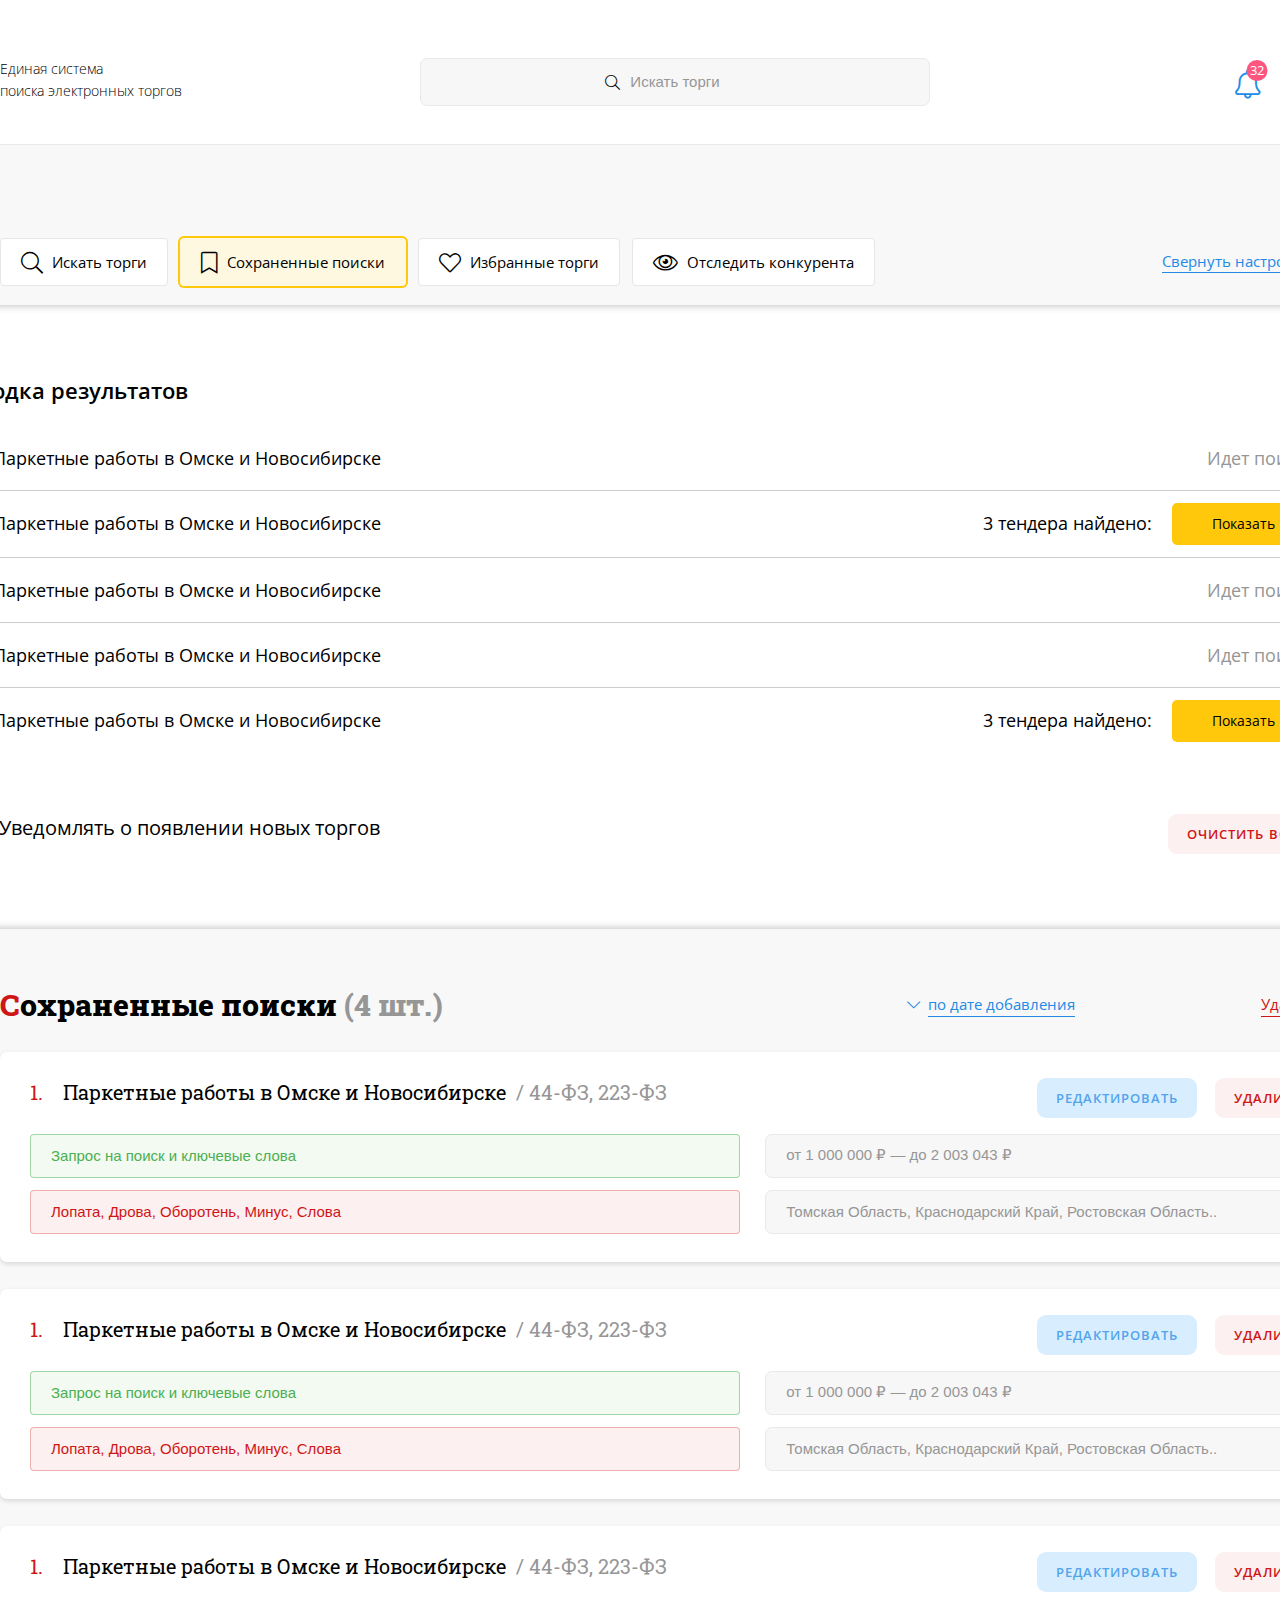
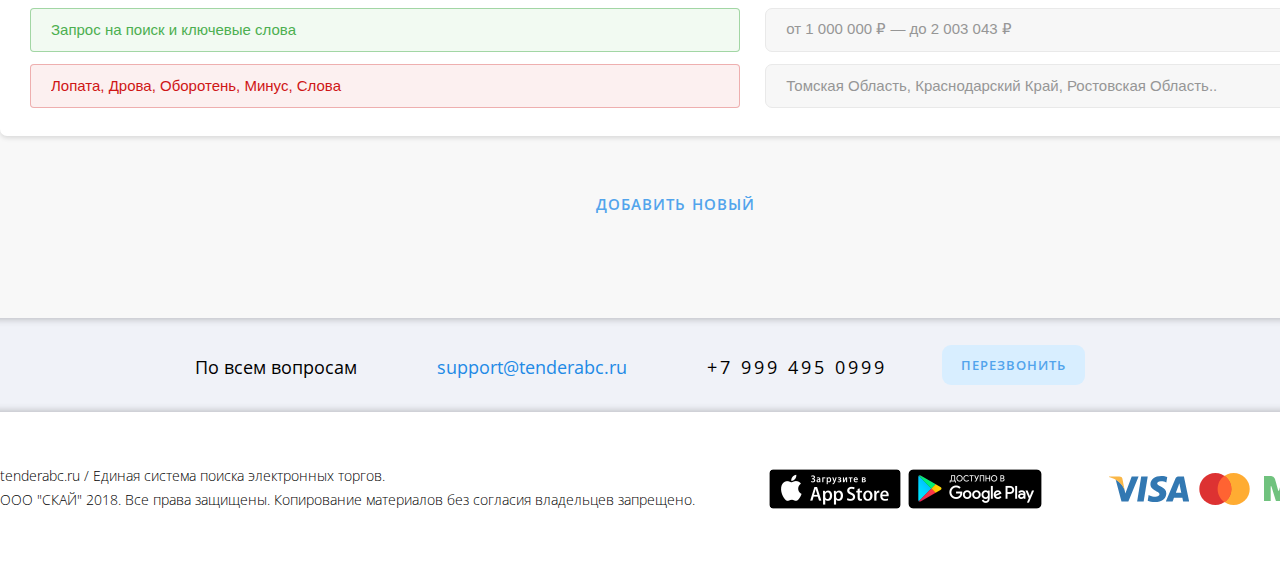
<file: save.html>
<!DOCTYPE html>
<html lang="en">

<head>
    <meta charset="UTF-8">
    <meta name="keywords" content="" />
    <meta name="description" content="" />
    <meta http-equiv="X-UA-Compatible" content="IE=edge" />
    <link rel="shortcut icon" href="favicon.ico" />
    <link rel="stylesheet" href="css/style.css" />
    <link rel="stylesheet" href="css/normalize.css" />
    <link rel="stylesheet" href="css/fontawesome-pro-5.10/css/fontawesome-all.css" />
    <link href="https://fonts.googleapis.com/css?family=Open+Sans:300,400,600,700,800|Roboto+Slab:400,700&amp;subset=cyrillic" rel="stylesheet">
    <title>Сохраненные поиски / tenderabc.ru</title>
</head>

<body>
    <header id="top">
        <div class="head row">
            <div class="wrapper fl">
                <a href="#" class="index">
                    <div class="logo-area" style="box-sizing: content-box; padding-right: 30px; width: 62px;">          
                        <div class="logo" style="font-family: 'Open Sans', sans-serif; font-weight: 400; background-color: #F37373; color: #FFFFFF; width: 100%; height: 114px; padding: 0px 9px; padding-top: 40px; line-height: 20px; font-size: 13px; transition: all 0.1s ease-in;">
                            <div>
                                <span style="text-align: center; float: left;">T<br>D<br>A</span>
                                <span style="text-align: center; float: left; margin-left: 9px;">E<br>E<br>B</span>
                                <span style="text-align: center; float: right;">N<br>R<br>C</span>
                            </div>
                        </div>
                        <div style="width: 0px; height: 0px; border-top: 10px solid #F37373; border-bottom: 0px; border-left: 31px solid transparent; border-right: 31px solid transparent;">
                        </div>
                    </div>
                    <p>Единая система<br>поиска электронных торгов</p>
                </a>
                <div class="search-area x-center">
                    <i class="fal fa-search"></i>
                    <input type="text" class="fill grey search" placeholder="Искать торги">
                </div>
                <div class="user-area fl">
                    <a href="#" class="icon notification">
                        <i class="fal fa-bell"></i>
                        <span class="counter">32</span>
                    </a>
                    <a href="#" class="icon profile">
                        <i class="fal fa-user"></i>
                    </a>
                </div>
            </div>  
        </div>
        <nav class="row">
            <div class="wrapper fl">
                <a href="#" class="item"><i class="fal fa-search"></i>Искать торги</a>
                <a href="#" class="item active"><i class="fal fa-bookmark"></i>Сохраненные поиски</a>
                <a href="#" class="item"><i class="fal fa-heart"></i>Избранные торги</a>
                <a href="#" class="item"><i class="fal fa-eye"></i>Отследить конкурента</a>
                <a href="#" class="link blue sub-item">Свернуть настройки<i class="fal fa-sliders-h"></i></a>
            </div>
        </nav>
    </header>
    <main id="save">
        <div class="row-sh">
            <div class="wrapper">
                <div class="row fl statistics-area">
                    <p class="sub-title">Сводка результатов</p>
                    <div class="row fl">
                        <div class="left-area fll">
                            <p class="red number">1.</p>
                            <p class="sub-title name">
                                Паркетные работы в Омске и Новосибирске
                            </p>
                        </div>
                        <div class="right-area">
                            <p class="grey">Идет поиск..</p>
                        </div>
                    </div>
                    <div class="row fl">
                        <div class="left-area fll">
                            <p class="red number">2.</p>
                            <p class="sub-title name">
                                Паркетные работы в Омске и Новосибирске
                            </p>
                        </div>
                        <div class="right-area">
                            <a href="#" class="btn sm gold show">Показать</a>
                            <p class="">3 тендера найдено: </p>
                        </div>
                    </div>
                    <div class="row fl">
                        <div class="left-area fll">
                            <p class="red number">3.</p>
                            <p class="sub-title name">
                                Паркетные работы в Омске и Новосибирске
                            </p>
                        </div>
                        <div class="right-area">
                            <p class="grey">Идет поиск..</p>
                        </div>
                    </div>
                    <div class="row fl">
                        <div class="left-area fll">
                            <p class="red number">4.</p>
                            <p class="sub-title name">
                                Паркетные работы в Омске и Новосибирске
                            </p>
                        </div>
                        <div class="right-area">
                            <p class="grey">Идет поиск..</p>
                        </div>
                    </div>
                    <div class="row fl">
                        <div class="left-area fll">
                            <p class="red number">5.</p>
                            <p class="sub-title name">
                                Паркетные работы в Омске и Новосибирске
                            </p>
                        </div>
                        <div class="right-area">
                            <a href="#" class="btn sm gold show">Показать</a>
                            <p class="">3 тендера найдено: </p>
                        </div>
                    </div>
                </div>
                <div class="row subscribe">
                    <input type="checkbox" id="subscribe">
                    <label for="subscribe" class="gold bg">Уведомлять о появлении новых торгов</label>
                    <a href="#" class="btn-opc sm red clear">Очистить все</a>
                </div>
            </div>
        </div>
        <div class="output-area">
            <div class="wrapper">
                <div class="title fl">
                    <h1>Сохраненные поиски <span class="grey">(<span class="count">4</span> шт.)</span></h1>
                    <div class="option-area fl">
                        <div class="sort-area">
                            <a href="#" class="link list i blue sort byDate"><i class="fal fa-chevron-down"></i>по дате добавления</a>
                        </div>
                        <a href="#" class="link list red delete"></i>Удалить все</a>
                    </div>
                </div>
                <div class="content">
                    <div class="tender-item template fl">
                        <div class="row title fl">
                            <div class="left-area">
                                <p>
                                <span class="red"><span class="number">1.</span></span><span class="name">Паркетные работы в Омске и Новосибирске</span><span class="grey source">44-ФЗ, 223-ФЗ</span>
                            </p>
                            </div>
                            <div class="right-area buttons">
                                <a href="#" class="btn-opc sm red edit">Удалить</a>
                                <a href="#" class="btn-opc sm blue delete">Редактировать</a>
                            </div>
                        </div>
                        <div class="row fl">
                            <div class="left-area">
                                <input type="text" class="fill green wordPlus" value="Запрос на поиск и ключевые слова" placeholder="" readonly>
                            </div>
                            <div class="right-area">
                                <input type="text" class="fill grey price" value="от 1 000 000 ₽ — до 2 003 043 ₽" placeholder="" readonly>
                            </div>
                        </div>
                        <div class="row fl">
                            <div class="left-area">
                                <input type="text" class="fill list red wordMinus" value="Лопата, Дрова, Оборотень, Минус, Слова" placeholder="" readonly>
                            </div>
                            <div class="right-area">
                                <input type="text" class="fill grey location" value="Томская Область, Краснодарский Край, Ростовская Область.." placeholder="" readonly>
                            </div>
                        </div>
                    </div>
                    <div class="tender-item template fl">
                        <div class="row title fl">
                            <div class="left-area">
                                <p>
                                <span class="red"><span class="number">1.</span></span><span class="name">Паркетные работы в Омске и Новосибирске</span><span class="grey source">44-ФЗ, 223-ФЗ</span>
                            </p>
                            </div>
                            <div class="right-area buttons">
                                <a href="#" class="btn-opc sm red edit">Удалить</a>
                                <a href="#" class="btn-opc sm blue delete">Редактировать</a>
                            </div>
                        </div>
                        <div class="row fl">
                            <div class="left-area">
                                <input type="text" class="fill green wordPlus" value="Запрос на поиск и ключевые слова" placeholder="" readonly>
                            </div>
                            <div class="right-area">
                                <input type="text" class="fill grey price" value="от 1 000 000 ₽ — до 2 003 043 ₽" placeholder="" readonly>
                            </div>
                        </div>
                        <div class="row fl">
                            <div class="left-area">
                                <input type="text" class="fill list red wordMinus" value="Лопата, Дрова, Оборотень, Минус, Слова" placeholder="" readonly>
                            </div>
                            <div class="right-area">
                                <input type="text" class="fill grey location" value="Томская Область, Краснодарский Край, Ростовская Область.." placeholder="" readonly>
                            </div>
                        </div>
                    </div>
                    <div class="tender-item template fl">
                        <div class="row title fl">
                            <div class="left-area">
                                <p>
                                <span class="red"><span class="number">1.</span></span><span class="name">Паркетные работы в Омске и Новосибирске</span><span class="grey source">44-ФЗ, 223-ФЗ</span>
                            </p>
                            </div>
                            <div class="right-area buttons">
                                <a href="#" class="btn-opc sm red edit">Удалить</a>
                                <a href="#" class="btn-opc sm blue delete">Редактировать</a>
                            </div>
                        </div>
                        <div class="row fl">
                            <div class="left-area">
                                <input type="text" class="fill green wordPlus" value="Запрос на поиск и ключевые слова" placeholder="" readonly>
                            </div>
                            <div class="right-area">
                                <input type="text" class="fill grey price" value="от 1 000 000 ₽ — до 2 003 043 ₽" placeholder="" readonly>
                            </div>
                        </div>
                        <div class="row fl">
                            <div class="left-area">
                                <input type="text" class="fill list red wordMinus" value="Лопата, Дрова, Оборотень, Минус, Слова" placeholder="" readonly>
                            </div>
                            <div class="right-area">
                                <input type="text" class="fill grey location" value="Томская Область, Краснодарский Край, Ростовская Область.." placeholder="" readonly>
                            </div>
                        </div>
                    </div>
                </div>
                <div class="row">
                    <a href="#" class="btn-opc showMore">Добавить новый</a>
                </div>
            </div>
        </div>
    </main>
    <footer>
        <div class="row-sh upper">
            <div class="wrapper fl">
                <p>По всем вопросам</p>
                <a href="mailto:support@tenderabc.ru" class="blue mail">support@tenderabc.ru</a>
                <a href="tel:+79994950999" class="black phoneNumber">+7 999 495 0999</a>
                <a href="#" class="btn-opc sm blue callback">Перезвонить</a>
            </div>
        </div>
        <div class="row lower">
            <div class="wrapper fl">
                <a href="#top">
                    <div class="logo-area" style="box-sizing: content-box; padding-right: 30px; width: 62px; opacity: 0.7;">          
                        <div class="logo" style="font-family: 'Open Sans', sans-serif; font-weight: 400; background-color: #F37373; color: #FFFFFF; width: 100%; height: 114px; padding: 0px 9px; padding-top: 40px; line-height: 20px; font-size: 13px; transition: all 0.1s ease-in;">
                            <div>
                                <span style="text-align: center; float: left;">T<br>D<br>A</span>
                                <span style="text-align: center; float: left; margin-left: 9px;">E<br>E<br>B</span>
                                <span style="text-align: center; float: right;">N<br>R<br>C</span>
                            </div>
                        </div>
                        <div style="width: 0px; height: 0px; border-top: 10px solid #F37373; border-bottom: 0px; border-left: 31px solid transparent; border-right: 31px solid transparent;">
                        </div>
                    </div>
                    <div class="subtext-area">
                        <p>tenderabc.ru / Единая система поиска электронных торгов.<br>ООО "СКАЙ" 2018. Все права защищены. Копирование материалов без согласия владельцев запрещено.</p>
                    </div>
                </a>
                <div class="app-area fl">
                    <a href="#">
                        <img src="img/app-store.png" alt="Скачайте в AppStore!">
                    </a>
                    <a href="#">
                        <img src="img/google_play.png" alt="Скачайте в Google Play!">
                    </a>
                </div>
                <div class="payment-area fl">
                    <div class="visa"></div>
                    <div class="mastercard"></div>
                    <div class="mir"></div>
                </div>
            </div>
        </div>
    </footer>
</body>

</html>
</file>
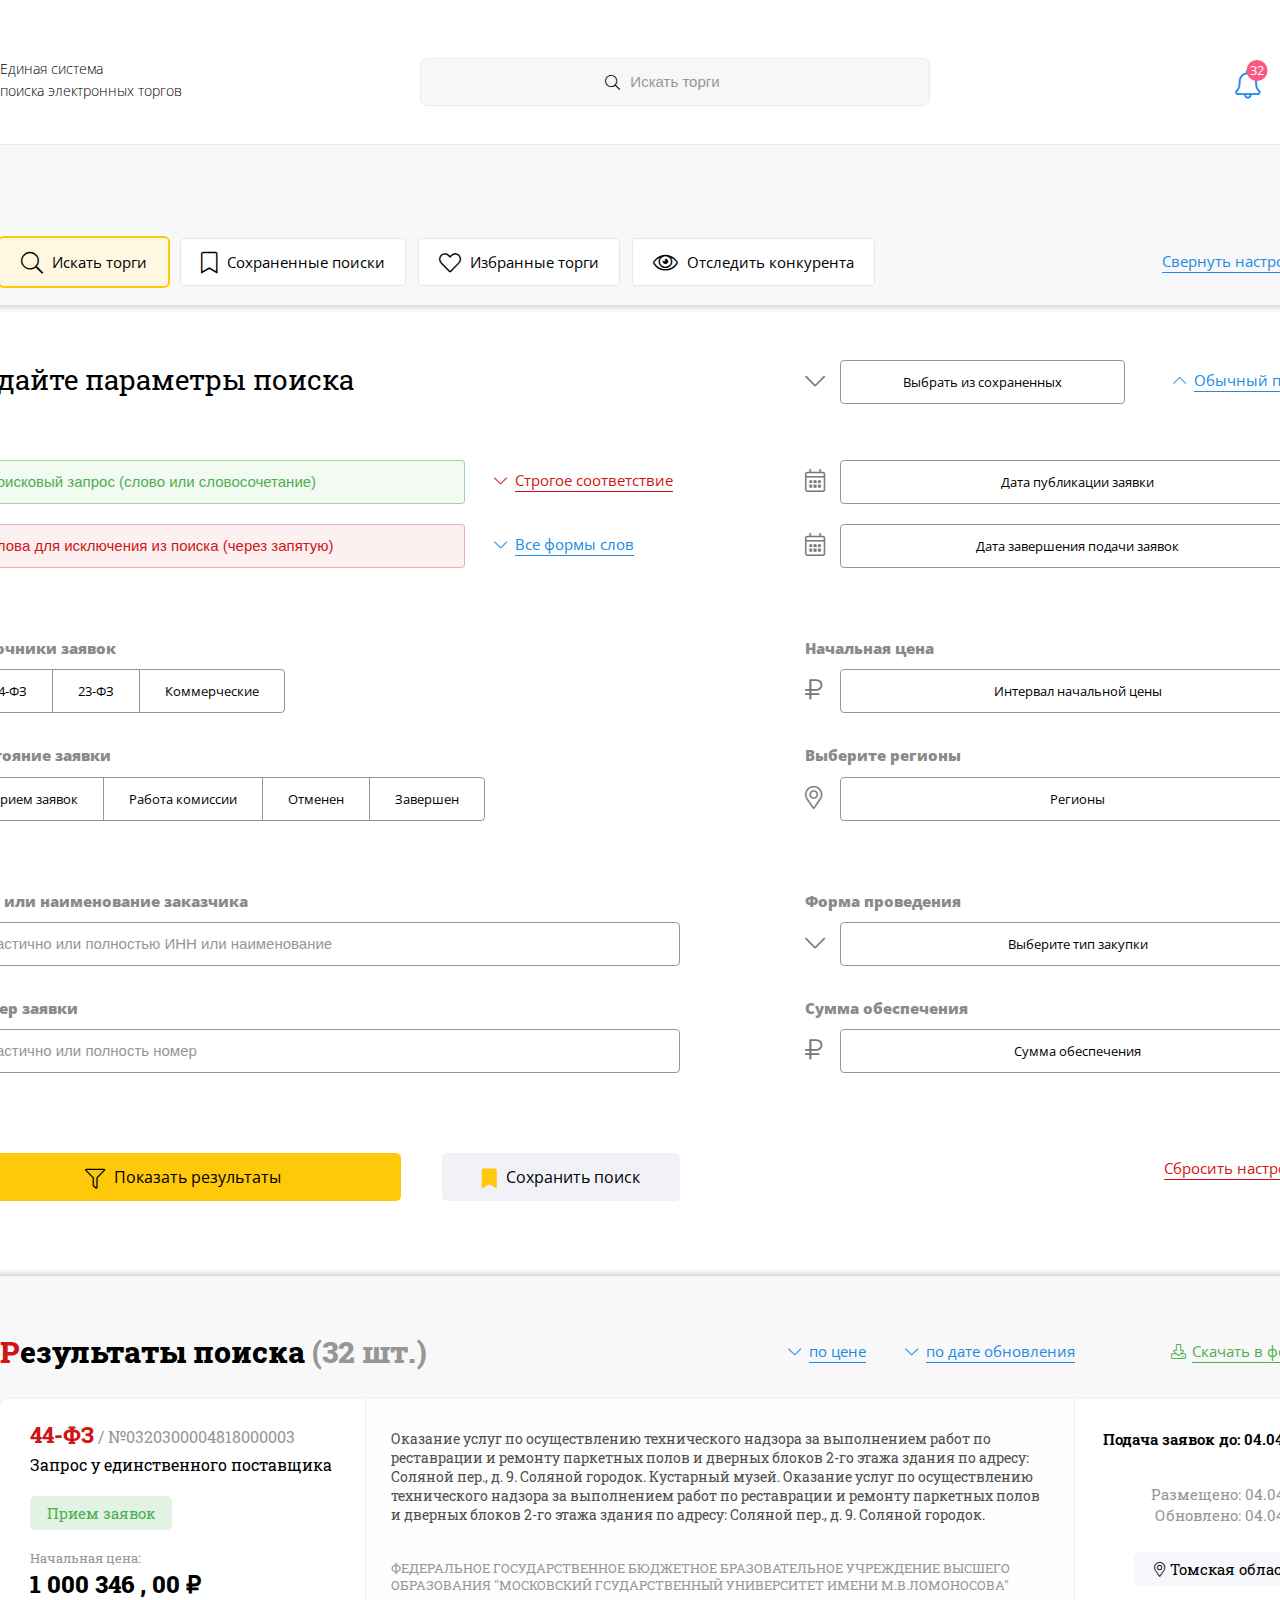
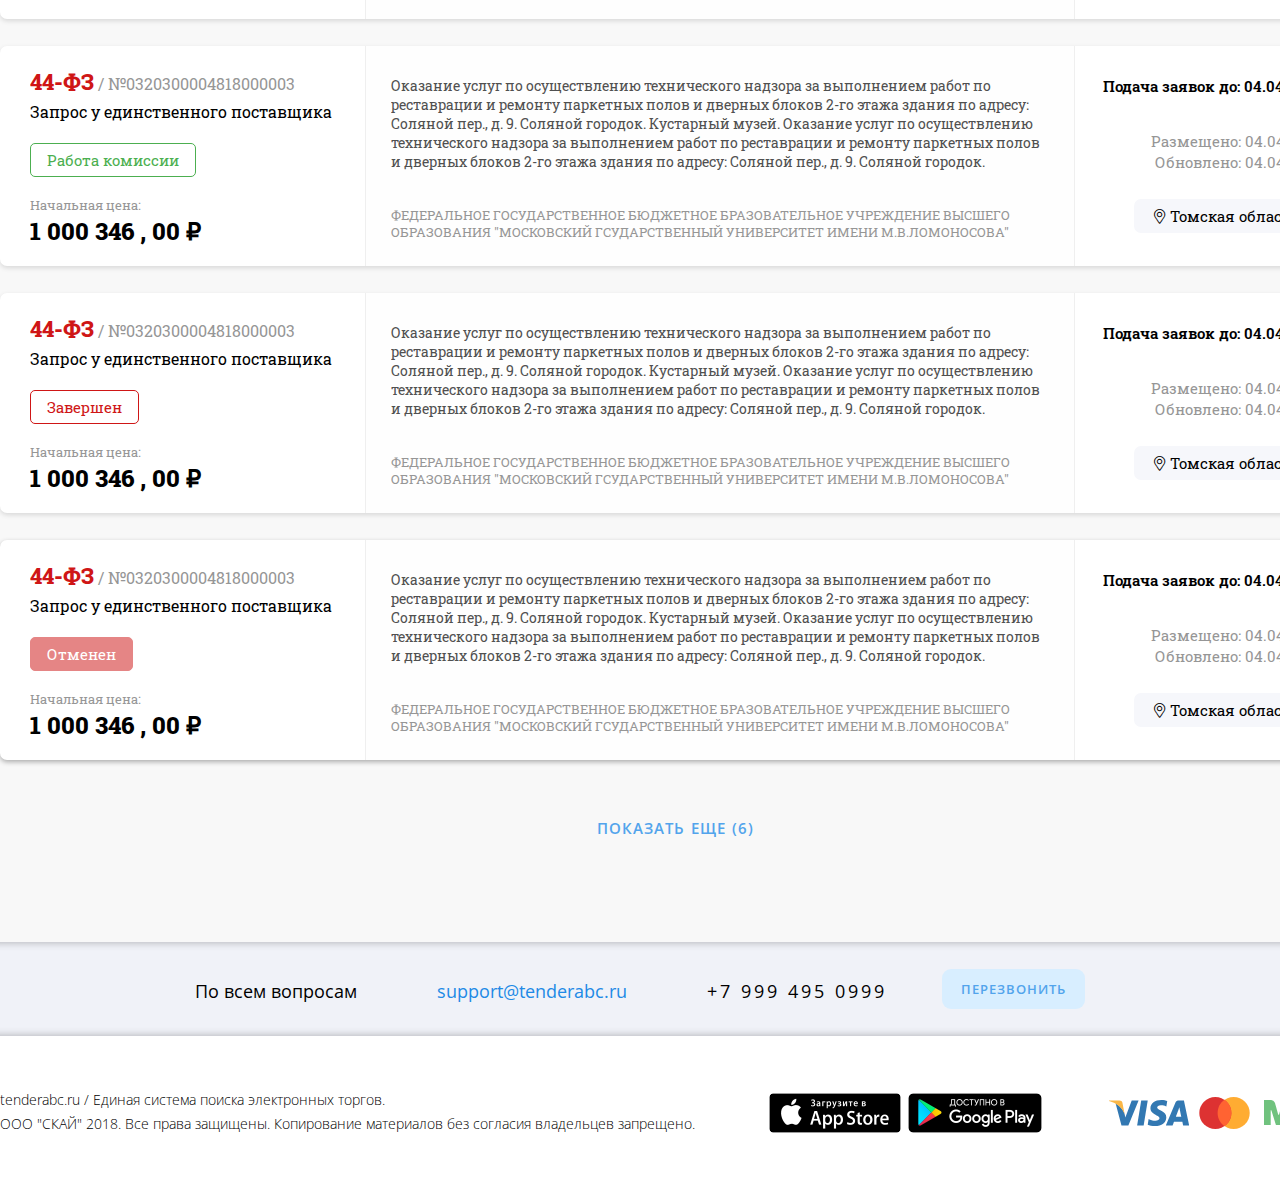
<file: search.html>
<!DOCTYPE html>
<html lang="en">

<head>
    <meta charset="UTF-8">
    <meta name="keywords" content="" />
    <meta name="description" content="" />
    <meta http-equiv="X-UA-Compatible" content="IE=edge" />
    <link rel="shortcut icon" href="favicon.ico" />
    <link rel="stylesheet" href="css/style.css" />
    <link rel="stylesheet" href="css/normalize.css" />
    <link rel="stylesheet" href="css/fontawesome-pro-5.10/css/fontawesome-all.css" />
    <link href="https://fonts.googleapis.com/css?family=Open+Sans:300,400,600,700,800|Roboto+Slab:400,700&amp;subset=cyrillic" rel="stylesheet">
    <title>Поиск торгов / tenderabc.ru</title>
</head>

<body>
    <header id="top">
        <div class="head row">
            <div class="wrapper fl">
                <a href="#" class="index">
                    <div class="logo-area" style="box-sizing: content-box; padding-right: 30px; width: 62px;">          
                        <div class="logo" style="font-family: 'Open Sans', sans-serif; font-weight: 400; background-color: #F37373; color: #FFFFFF; width: 100%; height: 114px; padding: 0px 9px; padding-top: 40px; line-height: 20px; font-size: 13px; transition: all 0.1s ease-in;">
                            <div>
                                <span style="text-align: center; float: left;">T<br>D<br>A</span>
                                <span style="text-align: center; float: left; margin-left: 9px;">E<br>E<br>B</span>
                                <span style="text-align: center; float: right;">N<br>R<br>C</span>
                            </div>
                        </div>
                        <div style="width: 0px; height: 0px; border-top: 10px solid #F37373; border-bottom: 0px; border-left: 31px solid transparent; border-right: 31px solid transparent;">
                        </div>
                    </div>
                    <p>Единая система<br>поиска электронных торгов</p>
                </a>
                <div class="search-area x-center">
                    <i class="fal fa-search"></i>
                    <input type="text" class="fill grey search" placeholder="Искать торги">
                </div>
                <div class="user-area fl">
                    <a href="#" class="icon notification">
                        <i class="fal fa-bell"></i>
                        <span class="counter">32</span>
                    </a>
                    <a href="#" class="icon profile">
                        <i class="fal fa-user"></i>
                    </a>
                </div>
            </div>  
        </div>
        <nav class="row">
            <div class="wrapper fl">
                <a href="#" class="item active"><i class="fal fa-search"></i>Искать торги</a>
                <a href="#" class="item"><i class="fal fa-bookmark"></i>Сохраненные поиски</a>
                <a href="#" class="item"><i class="fal fa-heart"></i>Избранные торги</a>
                <a href="#" class="item"><i class="fal fa-eye"></i>Отследить конкурента</a>
                <a href="#" class="link blue sub-item">Свернуть настройки<i class="fal fa-sliders-h"></i></a>
            </div>
        </nav>
    </header>
    <main id="search">
        <div class="row-sh">
            <div class="wrapper">
                <div class="title fl">
                    <div class="left-area">
                        <p class="title">Задайте параметры поиска</p>
                    </div>
                    <div class="right-area fl">
                        <div class="input list"><div>Выбрать из сохраненных</div></div>
                        <a href="#" class="link list i blue addOption"><i class="fal fa-chevron-up"></i>Обычный поиск</a>
                    </div>       
                </div> 
                <div class="row upperOption">
                    <div class="row fl">
                        <div class="left-area fll">
                            <input type="text" class="fill green wordPlus" placeholder="Поисковый запрос (слово или словосочетание)">
                            <a href="#" class="link list i red strongSearch"><i class="fal fa-chevron-down"></i>Строгое соответствие</a>
                        </div>
                        <div class="right-area">
                            <div class="input date"><div>Дата публикации заявки</div></div>
                        </div>
                    </div>
                    <div class="row fl">
                        <div class="left-area fll">
                            <input type="text" class="fill list red wordMinus" placeholder="Слова для исключения из поиска (через запятую)">
                            <a href="#" class="link list i blue difSearch"><i class="fal fa-chevron-down"></i>Все формы слов</a>
                        </div>
                        <div class="right-area">
                            <div class="input date"><div>Дата завершения подачи заявок</div></div>
                        </div>
                    </div>
                </div>
                <div class="row middleOption">
                    <div class="row fl">
                        <div class="left-area">
                            <p class="b-label">Источники заявок</p>
                            <div class="multiselect">
                                <div>
                                    <input type="checkbox" id="item1">
                                    <label for="item1">44-ФЗ</label>
                                </div>
                                <div>
                                    <input type="checkbox" id="item2">
                                    <label for="item2">23-ФЗ</label>
                                </div>
                                <div>
                                    <input type="checkbox" id="item3">
                                    <label for="item3">Коммерческие</label>
                                </div>
                            </div>
                        </div>
                        <div class="right-area">
                            <p class="b-label">Начальная цена </p>
                            <div class="input price"><div>Интервал начальной цены</div></div>
                        </div>
                    </div>
                    <div class="row fl">
                        <div class="left-area">
                            <p class="b-label">Состояние заявки</p>
                            <div class="multiselect">
                                <div>
                                    <input type="checkbox" id="item4">
                                    <label for="item4">Прием заявок</label>
                                </div>
                                <div>
                                    <input type="checkbox" id="item5">
                                    <label for="item5">Работа комиссии</label>
                                </div>
                                <div>
                                    <input type="checkbox" id="item6">
                                    <label for="item6">Отменен</label>
                                </div>
                                <div>
                                    <input type="checkbox" id="item7">
                                    <label for="item7">Завершен</label>
                                </div>
                            </div>
                        </div>
                        <div class="right-area">
                            <p class="b-label">Выберите регионы</p>
                            <div class="input location"><div>Регионы</div></div>
                        </div>
                    </div>
                </div>
                <div class="row lowerOption">
                    <div class="row fl">
                        <div class="left-area">
                            <p class="b-label">ИНН или наименование заказчика</p>
                            <input type="text" class="" placeholder="Частично или полностью ИНН или наименование">
                        </div>
                        <div class="right-area">
                            <p class="b-label">Форма проведения</p>
                            <div class="input list"><div>Выберите тип закупки</div></div>
                        </div>
                    </div>
                    <div class="row fl">
                        <div class="left-area">
                            <p class="b-label">Номер заявки</p>
                            <input type="text" class="" placeholder="Частично или полность номер">
                        </div>
                        <div class="right-area">
                            <p class="b-label">Сумма обеспечения</p>
                            <div class="input price"><div>Сумма обеспечения</div></div>
                        </div>
                    </div>
                    <div class="row buttonOption fl">
                        <div class="left-area fl">
                            <button type="submit" class="btn gold searching"><i class="fal fa-filter"></i>Показать результаты</button>
                            <a href="" class="btn grey save"><i class="fas fa-bookmark"></i>Сохранить поиск</a>
                        </div>
                        <div class="right-area">
                            <a href="#" class="link red reset">Сбросить настройки</a>
                        </div>
                    </div>
                </div>
            </div>
        </div>
        <div class="output-area">
            <div class="wrapper">
                <div class="title fl">
                    <h1>Результаты поиска <span class="grey">(<span class="count">32</span> шт.)</span></h1>
                    <div class="option-area fl">
                        <div class="sort-area">
                            <a href="#" class="link list i blue sort byDate"><i class="fal fa-chevron-down"></i>по дате обновления</a>
                            <a href="#" class="link list i blue sort byPrice"><i class="fal fa-chevron-down"></i>по цене</a>
                        </div>
                        <a href="#" class="link list i green download"><i class="fal fa-download"></i>Скачать в фомате XLS</a>
                    </div>
                </div>
                <div class="content">
                    <div class="tender-item fl">
                        <div class="head">
                            <a href="#" class="inner">
                                <p class="main">
                                    <span class="source">44-ФЗ</span> / №<span class="id">0320300004818000003</span>
                                </p>
                                <p class="type">Запрос у единственного поставщика</p>
                                <p class="status ready">Прием заявок</p>
                                <div class="price-area">
                                    Начальная цена:
                                    <p class="price">1 000 346 , 00</p>
                                </div>
                            </a>
                            <a href="#" class="toFav"><i class="fal fa-heart"></i></a>
                        </div>
                        <div class="body">
                            <p class="subject">
                                Оказание услуг по осуществлению технического надзора за выполнением работ по реставрации и ремонту паркетных полов и дверных блоков 2-го этажа здания по адресу: Соляной пер., д. 9. Соляной городок. Кустарный музей. Оказание услуг по осуществлению технического надзора за выполнением работ по реставрации и ремонту паркетных полов и дверных блоков 2-го этажа здания по адресу: Соляной пер., д. 9. Соляной городок. Кустарный музей.
                            </p>
                            <p class="customer">
                                ФЕДЕРАЛЬНОЕ ГОСУДАРСТВЕННОЕ БЮДЖЕТНОЕ БРАЗОВАТЕЛЬНОЕ УЧРЕЖДЕНИЕ ВЫСШЕГО ОБРАЗОВАНИЯ "МОСКОВСКИЙ ГСУДАРСТВЕННЫЙ УНИВЕРСИТЕТ ИМЕНИ М.В.ЛОМОНОСОВА"
                            </p>
                        </div>
                        <div class="foot">
                            <p class="date">Подача заявок до: <span class="deadline">04.04.2013</span></p>
                            <div>
                                <p class="date">Размещено: <span class="published">04.04.2013</span></p>
                                <p class="date">Обновлено: <span class="refreshed">04.04.2013</span></p>
                            </div>
                            <p class="location"><i class="fal fa-map-marker-alt"></i>Томская область</p>
                        </div>
                    </div>
                    <div class="tender-item fl">
                        <div class="head">
                            <a href="#" class="inner">
                                <p class="main">
                                    <span class="source">44-ФЗ</span> / №<span class="id">0320300004818000003</span>
                                </p>
                                <p class="type">Запрос у единственного поставщика</p>
                                <p class="status processed">Работа комиссии</p>
                                <div class="price-area">
                                    Начальная цена:
                                    <p class="price">1 000 346 , 00</p>
                                </div>
                            </a>
                            <a href="#" class="toFav"><i class="fal fa-heart"></i></a>
                        </div>
                        <div class="body">
                            <p class="subject">
                                Оказание услуг по осуществлению технического надзора за выполнением работ по реставрации и ремонту паркетных полов и дверных блоков 2-го этажа здания по адресу: Соляной пер., д. 9. Соляной городок. Кустарный музей. Оказание услуг по осуществлению технического надзора за выполнением работ по реставрации и ремонту паркетных полов и дверных блоков 2-го этажа здания по адресу: Соляной пер., д. 9. Соляной городок. Кустарный музей.
                            </p>
                            <p class="customer">
                                ФЕДЕРАЛЬНОЕ ГОСУДАРСТВЕННОЕ БЮДЖЕТНОЕ БРАЗОВАТЕЛЬНОЕ УЧРЕЖДЕНИЕ ВЫСШЕГО ОБРАЗОВАНИЯ "МОСКОВСКИЙ ГСУДАРСТВЕННЫЙ УНИВЕРСИТЕТ ИМЕНИ М.В.ЛОМОНОСОВА"
                            </p>
                        </div>
                        <div class="foot">
                            <p class="date">Подача заявок до: <span class="deadline">04.04.2013</span></p>
                            <div>
                                <p class="date">Размещено: <span class="published">04.04.2013</span></p>
                                <p class="date">Обновлено: <span class="refreshed">04.04.2013</span></p>
                            </div>
                            <p class="location"><i class="fal fa-map-marker-alt"></i>Томская область</p>
                        </div>
                    </div>
                    <div class="tender-item fl">
                        <div class="head">
                            <a href="#" class="inner">
                                <p class="main">
                                    <span class="source">44-ФЗ</span> / №<span class="id">0320300004818000003</span>
                                </p>
                                <p class="type">Запрос у единственного поставщика</p>
                                <p class="status finished">Завершен</p>
                                <div class="price-area">
                                    Начальная цена:
                                    <p class="price">1 000 346 , 00</p>
                                </div>
                            </a>
                            <a href="#" class="toFav"><i class="fal fa-heart"></i></a>
                        </div>
                        <div class="body">
                            <p class="subject">
                                Оказание услуг по осуществлению технического надзора за выполнением работ по реставрации и ремонту паркетных полов и дверных блоков 2-го этажа здания по адресу: Соляной пер., д. 9. Соляной городок. Кустарный музей. Оказание услуг по осуществлению технического надзора за выполнением работ по реставрации и ремонту паркетных полов и дверных блоков 2-го этажа здания по адресу: Соляной пер., д. 9. Соляной городок. Кустарный музей.
                            </p>
                            <p class="customer">
                                ФЕДЕРАЛЬНОЕ ГОСУДАРСТВЕННОЕ БЮДЖЕТНОЕ БРАЗОВАТЕЛЬНОЕ УЧРЕЖДЕНИЕ ВЫСШЕГО ОБРАЗОВАНИЯ "МОСКОВСКИЙ ГСУДАРСТВЕННЫЙ УНИВЕРСИТЕТ ИМЕНИ М.В.ЛОМОНОСОВА"
                            </p>
                        </div>
                        <div class="foot">
                            <p class="date">Подача заявок до: <span class="deadline">04.04.2013</span></p>
                            <div>
                                <p class="date">Размещено: <span class="published">04.04.2013</span></p>
                                <p class="date">Обновлено: <span class="refreshed">04.04.2013</span></p>
                            </div>
                            <p class="location"><i class="fal fa-map-marker-alt"></i>Томская область</p>
                        </div>
                    </div>
                    <div class="tender-item fl active">
                        <div class="head">
                            <a href="#" class="inner">
                                <p class="main">
                                    <span class="source">44-ФЗ</span> / №<span class="id">0320300004818000003</span>
                                </p>
                                <p class="type">Запрос у единственного поставщика</p>
                                <p class="status decline">Отменен</p>
                                <div class="price-area">
                                    Начальная цена:
                                    <p class="price">1 000 346 , 00</p>
                                </div>
                            </a>
                            <a href="#" class="toFav"><i class="fal fa-heart"></i></a>
                        </div>
                        <div class="body">
                            <p class="subject">
                                Оказание услуг по осуществлению технического надзора за выполнением работ по реставрации и ремонту паркетных полов и дверных блоков 2-го этажа здания по адресу: Соляной пер., д. 9. Соляной городок. Кустарный музей. Оказание услуг по осуществлению технического надзора за выполнением работ по реставрации и ремонту паркетных полов и дверных блоков 2-го этажа здания по адресу: Соляной пер., д. 9. Соляной городок. Кустарный музей.
                            </p>
                            <p class="customer">
                                ФЕДЕРАЛЬНОЕ ГОСУДАРСТВЕННОЕ БЮДЖЕТНОЕ БРАЗОВАТЕЛЬНОЕ УЧРЕЖДЕНИЕ ВЫСШЕГО ОБРАЗОВАНИЯ "МОСКОВСКИЙ ГСУДАРСТВЕННЫЙ УНИВЕРСИТЕТ ИМЕНИ М.В.ЛОМОНОСОВА"
                            </p>
                        </div>
                        <div class="foot">
                            <p class="date">Подача заявок до: <span class="deadline">04.04.2013</span></p>
                            <div>
                                <p class="date">Размещено: <span class="published">04.04.2013</span></p>
                                <p class="date">Обновлено: <span class="refreshed">04.04.2013</span></p>
                            </div>
                            <p class="location"><i class="fal fa-map-marker-alt"></i>Томская область</p>
                        </div>
                    </div> 
                </div>
                <div class="row">
                    <a href="#" class="btn-opc showMore">Показать еще (6)</a>
                </div>
            </div>
        </div>
    </main>
    <footer>
        <div class="row-sh upper">
            <div class="wrapper fl">
                <p>По всем вопросам</p>
                <a href="mailto:support@tenderabc.ru" class="blue mail">support@tenderabc.ru</a>
                <a href="tel:+79994950999" class="black phoneNumber">+7 999 495 0999</a>
                <a href="#" class="btn-opc sm blue callback">Перезвонить</a>
            </div>
        </div>
        <div class="row lower">
            <div class="wrapper fl">
                <a href="#top">
                    <div class="logo-area" style="box-sizing: content-box; padding-right: 30px; width: 62px; opacity: 0.7;">          
                        <div class="logo" style="font-family: 'Open Sans', sans-serif; font-weight: 400; background-color: #F37373; color: #FFFFFF; width: 100%; height: 114px; padding: 0px 9px; padding-top: 40px; line-height: 20px; font-size: 13px; transition: all 0.1s ease-in;">
                            <div>
                                <span style="text-align: center; float: left;">T<br>D<br>A</span>
                                <span style="text-align: center; float: left; margin-left: 9px;">E<br>E<br>B</span>
                                <span style="text-align: center; float: right;">N<br>R<br>C</span>
                            </div>
                        </div>
                        <div style="width: 0px; height: 0px; border-top: 10px solid #F37373; border-bottom: 0px; border-left: 31px solid transparent; border-right: 31px solid transparent;">
                        </div>
                    </div>
                    <div class="subtext-area">
                        <p>tenderabc.ru / Единая система поиска электронных торгов.<br>ООО "СКАЙ" 2018. Все права защищены. Копирование материалов без согласия владельцев запрещено.</p>
                    </div>
                </a>
                <div class="app-area fl">
                    <a href="#">
                        <img src="img/app-store.png" alt="Скачайте в AppStore!">
                    </a>
                    <a href="#">
                        <img src="img/google_play.png" alt="Скачайте в Google Play!">
                    </a>
                </div>
                <div class="payment-area fl">
                    <div class="visa"></div>
                    <div class="mastercard"></div>
                    <div class="mir"></div>
                </div>
            </div>
        </div>
    </footer>
</body>

</html>
</file>
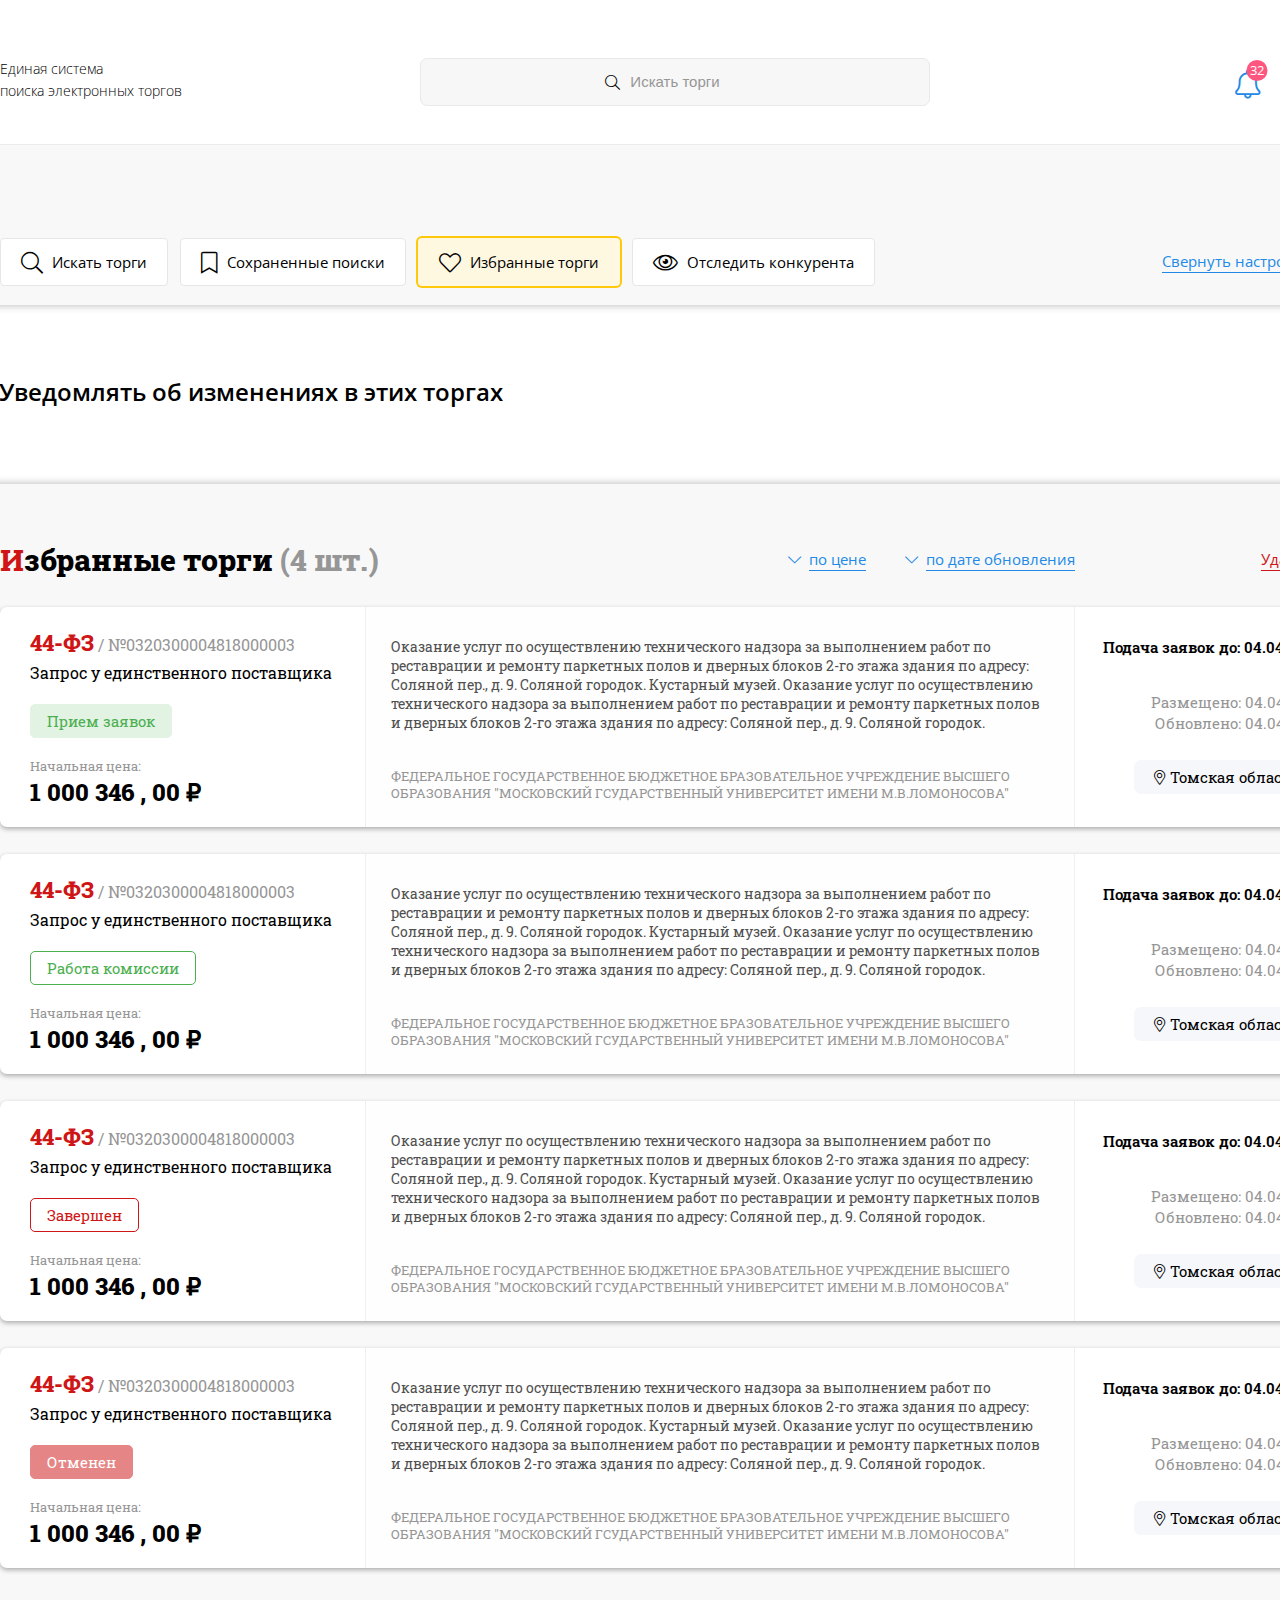
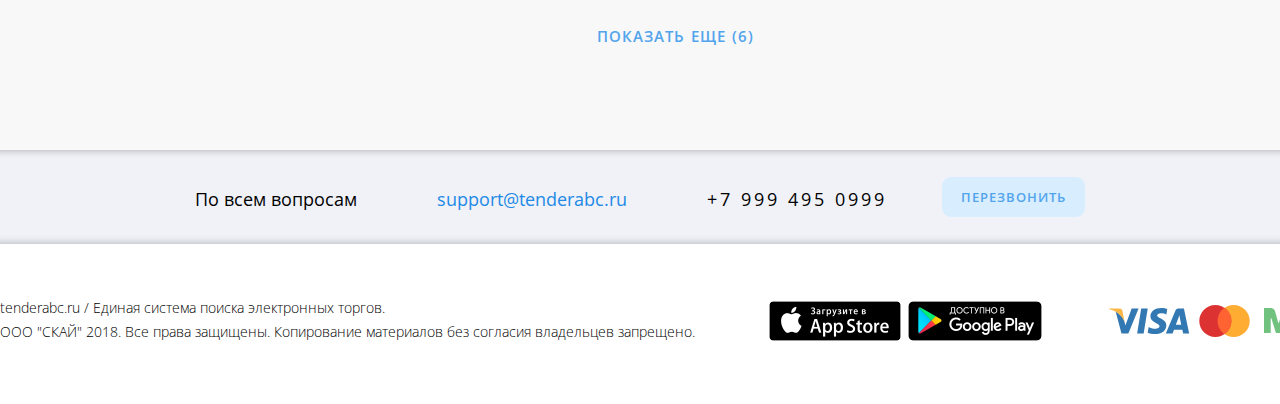
<file: pages/favorite.html>
<!DOCTYPE html>
<html lang="en">

<head>
    <meta charset="UTF-8">
    <meta name="keywords" content="" />
    <meta name="description" content="" />
    <meta http-equiv="X-UA-Compatible" content="IE=edge" />
    <link rel="shortcut icon" href="favicon.ico" />
    <link rel="stylesheet" href="../css/style.css" />
    <link rel="stylesheet" href="../css/normalize.css" />
    <link rel="stylesheet" href="../css/fontawesome-pro-5.10/css/fontawesome-all.css" />
    <link href="https://fonts.googleapis.com/css?family=Open+Sans:300,400,600,700,800|Roboto+Slab:400,700&amp;subset=cyrillic" rel="stylesheet">
    <title>Избранные торги / tenderabc.ru</title>
</head>

<body>
    <header id="top">
        <div class="head row">
            <div class="wrapper fl">
                <a href="../" class="index">
                    <div class="logo-area" style="box-sizing: content-box; padding-right: 30px; width: 62px;">          
                        <div class="logo" style="font-family: 'Open Sans', sans-serif; font-weight: 400; background-color: #CF1616; color: #FFFFFF; width: 100%; height: 114px; padding: 0px 9px; padding-top: 40px; line-height: 20px; font-size: 13px; transition: all 0.1s ease-in;">
                            <div>
                                <span style="text-align: center; float: left;">T<br>D<br>A</span>
                                <span style="text-align: center; float: left; margin-left: 9px;">E<br>E<br>B</span>
                                <span style="text-align: center; float: right;">N<br>R<br>C</span>
                            </div>
                        </div>
                        <div style="width: 0px; height: 0px; border-top: 10px solid #CF1616; border-bottom: 0px; border-left: 31px solid transparent; border-right: 31px solid transparent;">
                        </div>
                    </div>
                    <p>Единая система<br>поиска электронных торгов</p>
                </a>
                <div class="search-area x-center">
                    <i class="fal fa-search"></i>
                    <input type="text" class="fill grey search" placeholder="Искать торги">
                </div>
                <div class="user-area fl">
                    <a href="#" class="icon notification">
                        <i class="fal fa-bell"></i>
                        <span class="counter">32</span>
                    </a>
                    <a href="profile.html" class="icon profile">
                        <i class="fal fa-user"></i>
                    </a>
                </div>
            </div>  
        </div>
        <nav class="row">
            <div class="wrapper fl">
                <a href="search.html" class="item"><i class="fal fa-search"></i>Искать торги</a>
                <a href="save.html" class="item"><i class="fal fa-bookmark"></i>Сохраненные поиски</a>
                <a href="favorite.html" class="item active"><i class="fal fa-heart"></i>Избранные торги</a>
                <a href="#" class="item"><i class="fal fa-eye"></i>Отследить конкурента</a>
                <a href="#" class="link blue sub-item">Свернуть настройки<i class="fal fa-sliders-h"></i></a>
            </div>
        </nav>
    </header>
    <main id="favorite">
        <div class="row-sh">
            <div class="wrapper">
                <div class="row subscribe-area">
                    <input type="checkbox" id="subscribe">
                    <label for="subscribe" class="gold bg">Уведомлять об измененияx в этих торгах</label>
                </div> 
            </div>
        </div>
        <div class="output-area">
            <div class="wrapper">
                <div class="title fl">
                    <h1>Избранные торги <span class="grey">(<span class="count">4</span> шт.)</span></h1>
                    <div class="option-area fl">
                        <div class="sort-area">
                        <a href="#" class="link list i blue sort byDate"><i class="fal fa-chevron-down"></i>по дате обновления</a>
                        <a href="#" class="link list i blue sort byPrice"><i class="fal fa-chevron-down"></i>по цене</a>
                    </div>
                        <a href="#" class="link list red delete"></i>Удалить все</a>
                    </div>
                </div>
                <div class="content">
                    <div class="tender-item fl active">
                        <div class="head">
                            <a href="#" class="inner">
                                <p class="main">
                                    <span class="source">44-ФЗ</span> / №<span class="id">0320300004818000003</span>
                                </p>
                                <p class="type">Запрос у единственного поставщика</p>
                                <p class="status ready">Прием заявок</p>
                                <div class="price-area">
                                    Начальная цена:
                                    <p class="price">1 000 346 , 00</p>
                                </div>
                            </a>
                            <a href="#" class="toFav"><i class="fas fa-heart"></i></a>
                        </div>
                        <div class="body">
                            <p class="subject">
                                Оказание услуг по осуществлению технического надзора за выполнением работ по реставрации и ремонту паркетных полов и дверных блоков 2-го этажа здания по адресу: Соляной пер., д. 9. Соляной городок. Кустарный музей. Оказание услуг по осуществлению технического надзора за выполнением работ по реставрации и ремонту паркетных полов и дверных блоков 2-го этажа здания по адресу: Соляной пер., д. 9. Соляной городок. Кустарный музей.
                            </p>
                            <p class="customer">
                                ФЕДЕРАЛЬНОЕ ГОСУДАРСТВЕННОЕ БЮДЖЕТНОЕ БРАЗОВАТЕЛЬНОЕ УЧРЕЖДЕНИЕ ВЫСШЕГО ОБРАЗОВАНИЯ "МОСКОВСКИЙ ГСУДАРСТВЕННЫЙ УНИВЕРСИТЕТ ИМЕНИ М.В.ЛОМОНОСОВА"
                            </p>
                        </div>
                        <div class="foot">
                            <p class="date">Подача заявок до: <span class="deadline">04.04.2013</span></p>
                            <div>
                                <p class="date">Размещено: <span class="published">04.04.2013</span></p>
                                <p class="date">Обновлено: <span class="refreshed">04.04.2013</span></p>
                            </div>
                            <p class="location"><i class="fal fa-map-marker-alt"></i>Томская область</p>
                        </div>
                    </div>
                    <div class="tender-item fl active">
                        <div class="head">
                            <a href="#" class="inner">
                                <p class="main">
                                    <span class="source">44-ФЗ</span> / №<span class="id">0320300004818000003</span>
                                </p>
                                <p class="type">Запрос у единственного поставщика</p>
                                <p class="status processed">Работа комиссии</p>
                                <div class="price-area">
                                    Начальная цена:
                                    <p class="price">1 000 346 , 00</p>
                                </div>
                            </a>
                            <a href="#" class="toFav"><i class="fas fa-heart"></i></a>
                        </div>
                        <div class="body">
                            <p class="subject">
                                Оказание услуг по осуществлению технического надзора за выполнением работ по реставрации и ремонту паркетных полов и дверных блоков 2-го этажа здания по адресу: Соляной пер., д. 9. Соляной городок. Кустарный музей. Оказание услуг по осуществлению технического надзора за выполнением работ по реставрации и ремонту паркетных полов и дверных блоков 2-го этажа здания по адресу: Соляной пер., д. 9. Соляной городок. Кустарный музей.
                            </p>
                            <p class="customer">
                                ФЕДЕРАЛЬНОЕ ГОСУДАРСТВЕННОЕ БЮДЖЕТНОЕ БРАЗОВАТЕЛЬНОЕ УЧРЕЖДЕНИЕ ВЫСШЕГО ОБРАЗОВАНИЯ "МОСКОВСКИЙ ГСУДАРСТВЕННЫЙ УНИВЕРСИТЕТ ИМЕНИ М.В.ЛОМОНОСОВА"
                            </p>
                        </div>
                        <div class="foot">
                            <p class="date">Подача заявок до: <span class="deadline">04.04.2013</span></p>
                            <div>
                                <p class="date">Размещено: <span class="published">04.04.2013</span></p>
                                <p class="date">Обновлено: <span class="refreshed">04.04.2013</span></p>
                            </div>
                            <p class="location"><i class="fal fa-map-marker-alt"></i>Томская область</p>
                        </div>
                    </div>
                    <div class="tender-item fl active">
                        <div class="head">
                            <a href="#" class="inner">
                                <p class="main">
                                    <span class="source">44-ФЗ</span> / №<span class="id">0320300004818000003</span>
                                </p>
                                <p class="type">Запрос у единственного поставщика</p>
                                <p class="status finished">Завершен</p>
                                <div class="price-area">
                                    Начальная цена:
                                    <p class="price">1 000 346 , 00</p>
                                </div>
                            </a>
                            <a href="#" class="toFav"><i class="fas fa-heart"></i></a>
                        </div>
                        <div class="body">
                            <p class="subject">
                                Оказание услуг по осуществлению технического надзора за выполнением работ по реставрации и ремонту паркетных полов и дверных блоков 2-го этажа здания по адресу: Соляной пер., д. 9. Соляной городок. Кустарный музей. Оказание услуг по осуществлению технического надзора за выполнением работ по реставрации и ремонту паркетных полов и дверных блоков 2-го этажа здания по адресу: Соляной пер., д. 9. Соляной городок. Кустарный музей.
                            </p>
                            <p class="customer">
                                ФЕДЕРАЛЬНОЕ ГОСУДАРСТВЕННОЕ БЮДЖЕТНОЕ БРАЗОВАТЕЛЬНОЕ УЧРЕЖДЕНИЕ ВЫСШЕГО ОБРАЗОВАНИЯ "МОСКОВСКИЙ ГСУДАРСТВЕННЫЙ УНИВЕРСИТЕТ ИМЕНИ М.В.ЛОМОНОСОВА"
                            </p>
                        </div>
                        <div class="foot">
                            <p class="date">Подача заявок до: <span class="deadline">04.04.2013</span></p>
                            <div>
                                <p class="date">Размещено: <span class="published">04.04.2013</span></p>
                                <p class="date">Обновлено: <span class="refreshed">04.04.2013</span></p>
                            </div>
                            <p class="location"><i class="fal fa-map-marker-alt"></i>Томская область</p>
                        </div>
                    </div>
                    <div class="tender-item fl active active">
                        <div class="head">
                            <a href="#" class="inner">
                                <p class="main">
                                    <span class="source">44-ФЗ</span> / №<span class="id">0320300004818000003</span>
                                </p>
                                <p class="type">Запрос у единственного поставщика</p>
                                <p class="status decline">Отменен</p>
                                <div class="price-area">
                                    Начальная цена:
                                    <p class="price">1 000 346 , 00</p>
                                </div>
                            </a>
                            <a href="#" class="toFav"><i class="fas fa-heart"></i></a>
                        </div>
                        <div class="body">
                            <p class="subject">
                                Оказание услуг по осуществлению технического надзора за выполнением работ по реставрации и ремонту паркетных полов и дверных блоков 2-го этажа здания по адресу: Соляной пер., д. 9. Соляной городок. Кустарный музей. Оказание услуг по осуществлению технического надзора за выполнением работ по реставрации и ремонту паркетных полов и дверных блоков 2-го этажа здания по адресу: Соляной пер., д. 9. Соляной городок. Кустарный музей.
                            </p>
                            <p class="customer">
                                ФЕДЕРАЛЬНОЕ ГОСУДАРСТВЕННОЕ БЮДЖЕТНОЕ БРАЗОВАТЕЛЬНОЕ УЧРЕЖДЕНИЕ ВЫСШЕГО ОБРАЗОВАНИЯ "МОСКОВСКИЙ ГСУДАРСТВЕННЫЙ УНИВЕРСИТЕТ ИМЕНИ М.В.ЛОМОНОСОВА"
                            </p>
                        </div>
                        <div class="foot">
                            <p class="date">Подача заявок до: <span class="deadline">04.04.2013</span></p>
                            <div>
                                <p class="date">Размещено: <span class="published">04.04.2013</span></p>
                                <p class="date">Обновлено: <span class="refreshed">04.04.2013</span></p>
                            </div>
                            <p class="location"><i class="fal fa-map-marker-alt"></i>Томская область</p>
                        </div>
                    </div> 
                </div>
                <div class="row">
                    <a href="#" class="btn-opc showMore">Показать еще (6)</a>
                </div>
            </div>
        </div>
    </main>
    <footer>
        <div class="row-sh upper">
            <div class="wrapper fl">
                <p>По всем вопросам</p>
                <a href="mailto:support@tenderabc.ru" class="blue mail">support@tenderabc.ru</a>
                <a href="tel:+79994950999" class="black phoneNumber">+7 999 495 0999</a>
                <a href="#" class="btn-opc sm blue callback">Перезвонить</a>
            </div>
        </div>
        <div class="row lower">
            <div class="wrapper fl">
                <a href="#top">
                    <div class="logo-area" style="box-sizing: content-box; padding-right: 30px; width: 62px; opacity: 0.7;">          
                        <div class="logo" style="font-family: 'Open Sans', sans-serif; font-weight: 400; background-color: #F37373; color: #FFFFFF; width: 100%; height: 114px; padding: 0px 9px; padding-top: 40px; line-height: 20px; font-size: 13px; transition: all 0.1s ease-in;">
                            <div>
                                <span style="text-align: center; float: left;">T<br>D<br>A</span>
                                <span style="text-align: center; float: left; margin-left: 9px;">E<br>E<br>B</span>
                                <span style="text-align: center; float: right;">N<br>R<br>C</span>
                            </div>
                        </div>
                        <div style="width: 0px; height: 0px; border-top: 10px solid #F37373; border-bottom: 0px; border-left: 31px solid transparent; border-right: 31px solid transparent;">
                        </div>
                    </div>
                    <div class="subtext-area">
                        <p>tenderabc.ru / Единая система поиска электронных торгов.<br>ООО "СКАЙ" 2018. Все права защищены. Копирование материалов без согласия владельцев запрещено.</p>
                    </div>
                </a>
                <div class="app-area fl">
                    <a href="#">
                        <img src="../img/app-store.png" alt="Скачайте в AppStore!">
                    </a>
                    <a href="#">
                        <img src="../img/google_play.png" alt="Скачайте в Google Play!">
                    </a>
                </div>
                <div class="payment-area fl">
                    <div class="visa"></div>
                    <div class="mastercard"></div>
                    <div class="mir"></div>
                </div>
            </div>
        </div>
    </footer>
</body>

</html>
</file>
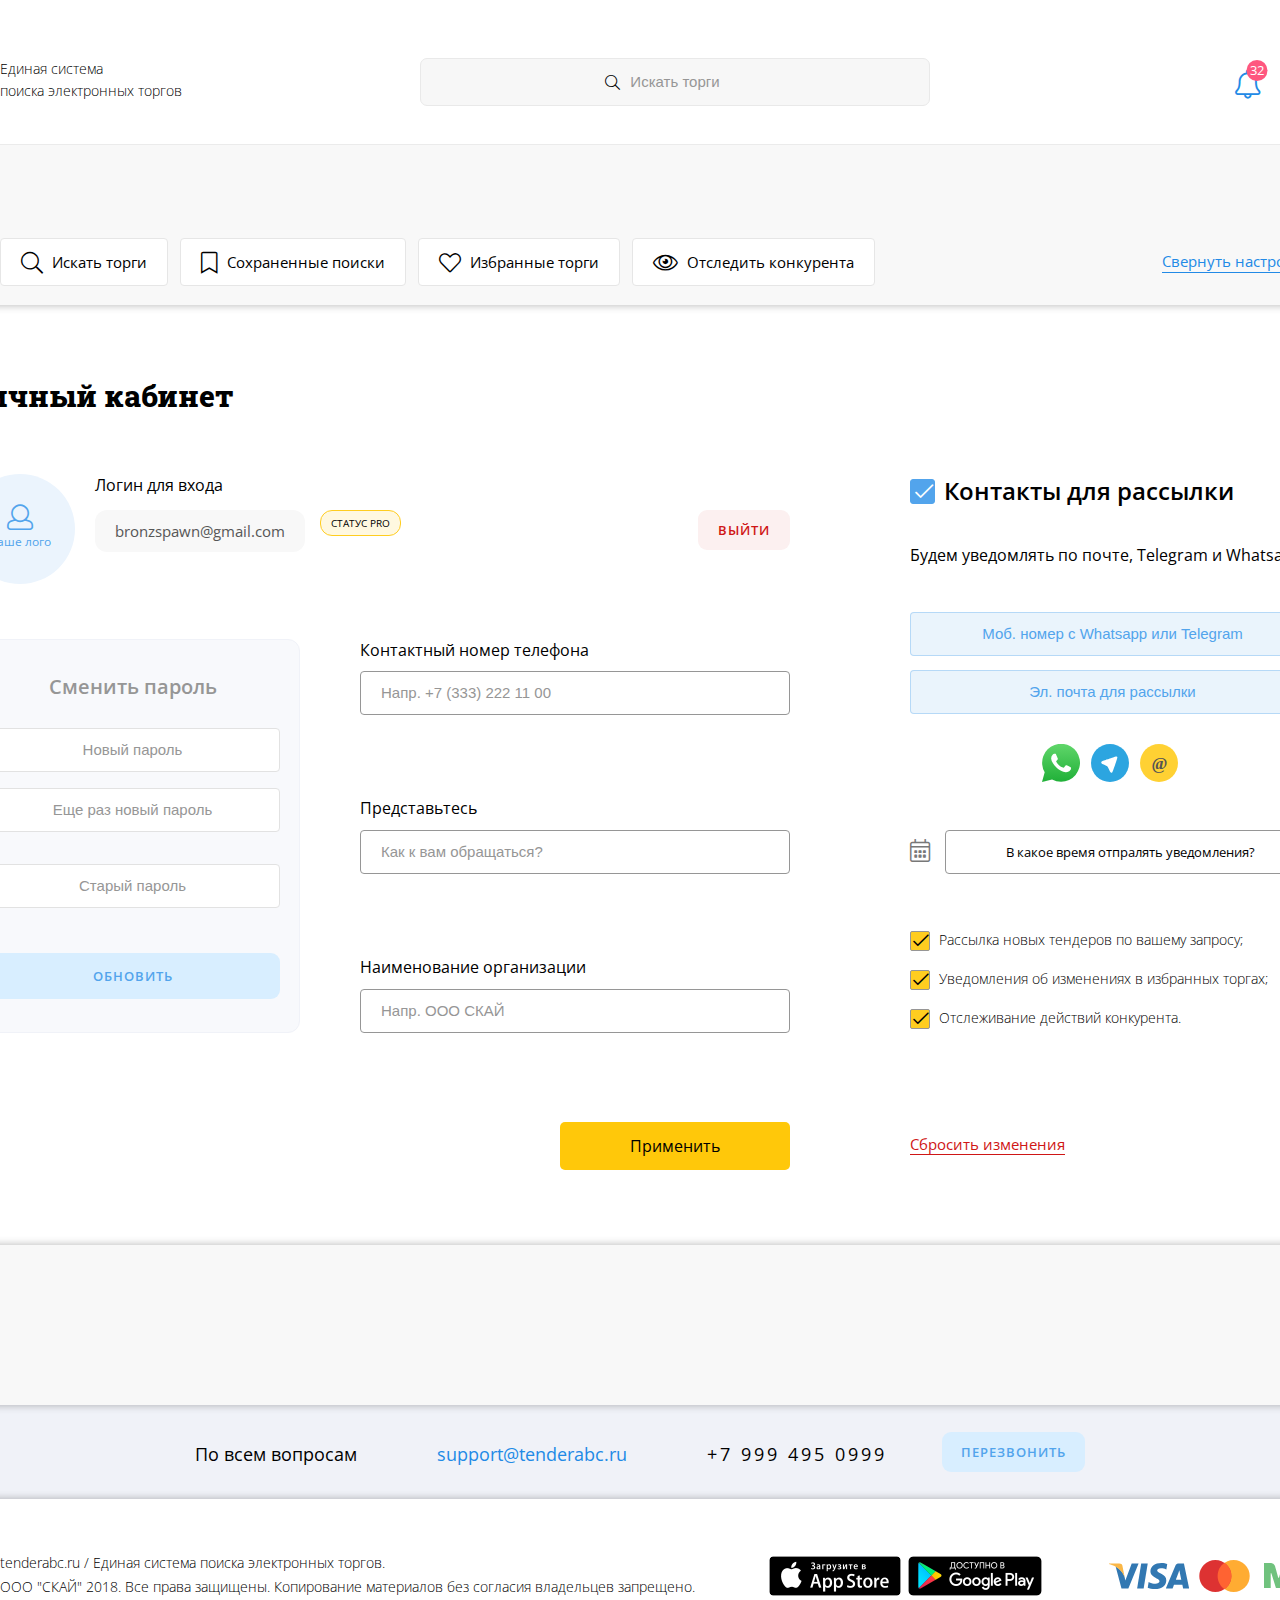
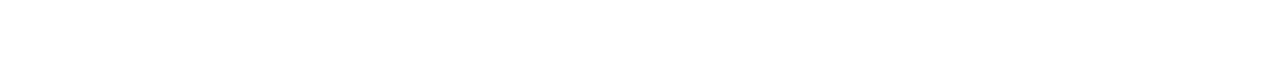
<file: pages/profile.html>
<!DOCTYPE html>
<html lang="en">

<head>
    <meta charset="UTF-8">
    <meta name="keywords" content="" />
    <meta name="description" content="" />
    <meta http-equiv="X-UA-Compatible" content="IE=edge" />
    <link rel="shortcut icon" href="favicon.ico" />
    <link rel="stylesheet" href="../css/style.css" />
    <link rel="stylesheet" href="../css/normalize.css" />
    <link rel="stylesheet" href="../css/fontawesome-pro-5.10/css/fontawesome-all.css" />
    <link href="https://fonts.googleapis.com/css?family=Open+Sans:300,400,600,700,800|Roboto+Slab:400,700&amp;subset=cyrillic" rel="stylesheet">
    <title>Личный кабинет / tenderabc.ru</title>
</head>

<body>
    <header id="top">
        <div class="head row">
            <div class="wrapper fl">
                <a href="../" class="index">
                    <div class="logo-area" style="box-sizing: content-box; padding-right: 30px; width: 62px;">          
                        <div class="logo" style="font-family: 'Open Sans', sans-serif; font-weight: 400; background-color: #CF1616; color: #FFFFFF; width: 100%; height: 114px; padding: 0px 9px; padding-top: 40px; line-height: 20px; font-size: 13px; transition: all 0.1s ease-in;">
                            <div>
                                <span style="text-align: center; float: left;">T<br>D<br>A</span>
                                <span style="text-align: center; float: left; margin-left: 9px;">E<br>E<br>B</span>
                                <span style="text-align: center; float: right;">N<br>R<br>C</span>
                            </div>
                        </div>
                        <div style="width: 0px; height: 0px; border-top: 10px solid #CF1616; border-bottom: 0px; border-left: 31px solid transparent; border-right: 31px solid transparent;">
                        </div>
                    </div>
                    <p>Единая система<br>поиска электронных торгов</p>
                </a>
                <div class="search-area x-center">
                    <i class="fal fa-search"></i>
                    <input type="text" class="fill grey search" placeholder="Искать торги">
                </div>
                <div class="user-area fl">
                    <a href="#" class="icon notification">
                        <i class="fal fa-bell"></i>
                        <span class="counter">32</span>
                    </a>
                    <a href="profile.html" class="icon profile">
                        <i class="fal fa-user"></i>
                    </a>
                </div>
            </div>  
        </div>
        <nav class="row">
            <div class="wrapper fl">
                <a href="search.html" class="item"><i class="fal fa-search"></i>Искать торги</a>
                <a href="save.html" class="item"><i class="fal fa-bookmark"></i>Сохраненные поиски</a>
                <a href="favorite.html" class="item"><i class="fal fa-heart"></i>Избранные торги</a>
                <a href="#" class="item"><i class="fal fa-eye"></i>Отследить конкурента</a>
                <a href="#" class="link blue sub-item">Свернуть настройки<i class="fal fa-sliders-h"></i></a>
            </div>
        </nav>
    </header>
    <main id="profile">
        <div class="row-sh">
            <div class="wrapper">
                <div class="title">
                    <h1>Личный кабинет</h1>
                </div>
                <div class="row fl content-area">
                    <form id="profile-data" method="post" enctype="multipart/form-data" action="#">
                        <fieldset>
                            <div class="row fl">
                                <div class="user-area">
                                    <div class="row userMain-area fl">
                                        <input type="file" name="avatar" id="img-input"/ style="display: none;">
                                        <label for="img-input">
                                            <i class="fal fa-user"></i>
                                            <p>Ваше лого</p>
                                        </label>
                                        <div>
                                            <p class="label">Логин для входа</p>
                                            <div class="fl">
                                                <p class="login">bronzspawn@gmail.com</p>
                                                <p class="status">Статус PRO</p>
                                                <a href="#" class="btn-opc sm red logout">Выйти</a>
                                            </div>
                                        </div>
                                    </div>
                                    <div class="field-area fl">
                                        <div class="password-area">
                                            <p>Сменить пароль</p>
                                            <form id="reset-pass" method="post" enctype="multipart/form-data" action="#">
                                                <fieldset>
                                                    <input type="text" class="newPass1" placeholder="Новый пароль" required>
                                                    <input type="text" class="newPass2" placeholder="Еще раз новый пароль" required>
                                                    <input type="text" class="oldPass" placeholder="Старый пароль" required>
                                                    <button type="submit" class="btn-opc sm blue">Обновить</button>
                                                </fieldset>
                                            </form>
                                        </div>
                                        <div class="info-area">
                                            <div class="row">
                                                <label for="phoneNumber" class="label">Контактный номер телефона</label>
                                                <input type="tel" id="phoneNumber" placeholder="Напр. +7 (333) 222 11 00">
                                            </div>
                                            <div class="row">
                                                <label for="userName" class="label">Представьтесь</label>
                                                <input type="text" id="userName" placeholder="Как к вам обращаться?">
                                            </div>
                                            <div class="row">
                                                <label for="companyName" class="label">Наименование организации</label>
                                                <input type="text" id="companyName" placeholder="Напр. ООО СКАЙ">
                                            </div>                                     
                                        </div>
                                    </div> 
                                </div>
                                <div class="subscribe-area">
                                    <div class="row sub-title">
                                        <input type="checkbox" id="subscribe" checked>
                                        <label for="subscribe" class="bg blue">Контакты для рассылки</label>
                                    </div>
                                    <div class="on-off">
                                        <div class="row label-row">
                                            <p class="label">
                                                Будем уведомлять по почте, Telegram и Whatsapp
                                            </p>
                                        </div>
                                        <div class="row text-row">
                                            <input type="tel" id="mobilePhoneNumber" class="fill blue" placeholder="Моб. номер с Whatsapp или Telegram">
                                        </div>
                                        <div class="row text-row">
                                            <input type="email" class="fill blue" placeholder="Эл. почта для рассылки">
                                        </div>
                                        <div class="row icon-row fl">
                                            <img src="../img/whatsapp.svg" alt="">
                                            <img src="../img/telegram.svg" alt="">
                                            <img src="../img/mail.svg" alt="">            
                                        </div>
                                        <div class="row date-row">
                                            <div class="input date"><div>В какое время отпралять уведомления?</div></div>
                                        </div>
                                        <div class="row check-row">
                                            <div class="row">
                                                <input type="checkbox" id="new-sbscr" checked>
                                                <label for="new-sbscr" class="gold"><span>Рассылка новых тендеров по вашему запросу;</span></label>
                                            </div>
                                            <div class="row">
                                                <input type="checkbox" id="fav-sbscr" checked>
                                                <label for="fav-sbscr" class="gold"><span>Уведомления об изменениях в избранных торгах;</span></label>
                                            </div>
                                            <div class="row">
                                                <input type="checkbox" id="comp-sbscr" checked>
                                                <label for="comp-sbscr" class="gold"><span>Отслеживание действий конкурента.</span></label>
                                            </div>
                                        </div>
                                    </div>   
                                </div>     
                            </div>
                            <div class="row mainButton-row fl">
                                <div class="row">
                                    <button type="submit" class="btn gold submit">Применить</button>
                                </div>
                                <div class="row">
                                    <a href="#" class="link red reset">Сбросить изменения</a>
                                </div>
                            </div>
                        </fieldset>
                    </form>
                </div>
            </div>
        </div>
    </main>
    <footer>
        <div class="row-sh upper">
            <div class="wrapper fl">
                <p>По всем вопросам</p>
                <a href="mailto:support@tenderabc.ru" class="blue mail">support@tenderabc.ru</a>
                <a href="tel:+79994950999" class="black phoneNumber">+7 999 495 0999</a>
                <a href="#" class="btn-opc sm blue callback">Перезвонить</a>
            </div>
        </div>
        <div class="row lower">
            <div class="wrapper fl">
                <a href="#top">
                    <div class="logo-area" style="box-sizing: content-box; padding-right: 30px; width: 62px; opacity: 0.7;">          
                        <div class="logo" style="font-family: 'Open Sans', sans-serif; font-weight: 400; background-color: #F37373; color: #FFFFFF; width: 100%; height: 114px; padding: 0px 9px; padding-top: 40px; line-height: 20px; font-size: 13px; transition: all 0.1s ease-in;">
                            <div>
                                <span style="text-align: center; float: left;">T<br>D<br>A</span>
                                <span style="text-align: center; float: left; margin-left: 9px;">E<br>E<br>B</span>
                                <span style="text-align: center; float: right;">N<br>R<br>C</span>
                            </div>
                        </div>
                        <div style="width: 0px; height: 0px; border-top: 10px solid #F37373; border-bottom: 0px; border-left: 31px solid transparent; border-right: 31px solid transparent;">
                        </div>
                    </div>
                    <div class="subtext-area">
                        <p>tenderabc.ru / Единая система поиска электронных торгов.<br>ООО "СКАЙ" 2018. Все права защищены. Копирование материалов без согласия владельцев запрещено.</p>
                    </div>
                </a>
                <div class="app-area fl">
                    <a href="#">
                        <img src="../img/app-store.png" alt="Скачайте в AppStore!">
                    </a>
                    <a href="#">
                        <img src="../img/google_play.png" alt="Скачайте в Google Play!">
                    </a>
                </div>
                <div class="payment-area fl">
                    <div class="visa"></div>
                    <div class="mastercard"></div>
                    <div class="mir"></div>
                </div>
            </div>
        </div>
    </footer>
</body>

</html>
</file>
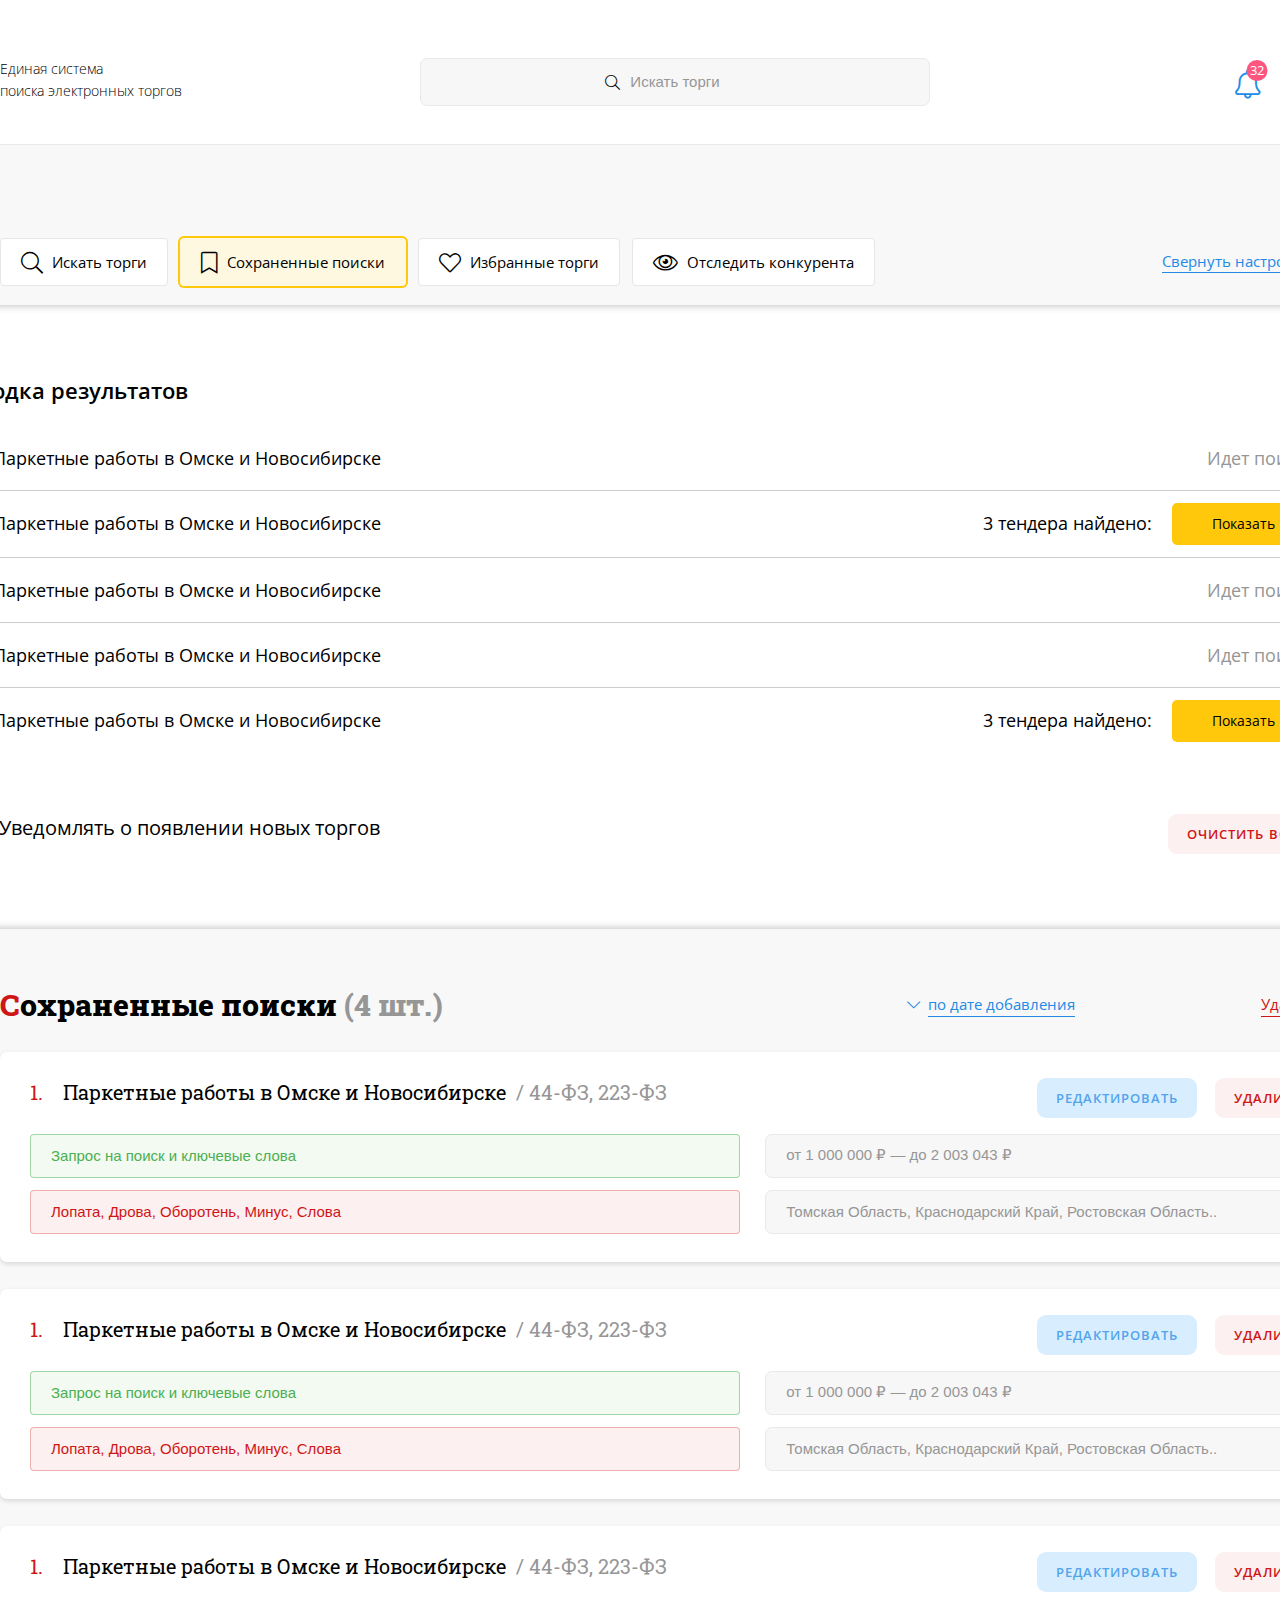
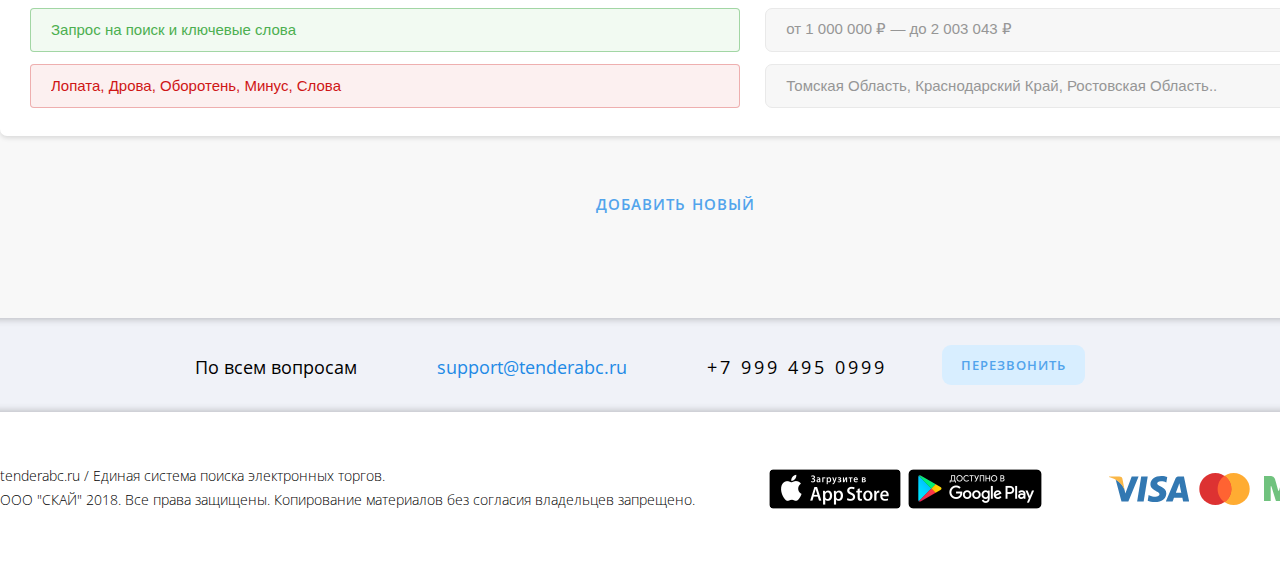
<file: pages/save.html>
<!DOCTYPE html>
<html lang="en">

<head>
    <meta charset="UTF-8">
    <meta name="keywords" content="" />
    <meta name="description" content="" />
    <meta http-equiv="X-UA-Compatible" content="IE=edge" />
    <link rel="shortcut icon" href="favicon.ico" />
    <link rel="stylesheet" href="../css/style.css" />
    <link rel="stylesheet" href="../css/normalize.css" />
    <link rel="stylesheet" href="../css/fontawesome-pro-5.10/css/fontawesome-all.css" />
    <link href="https://fonts.googleapis.com/css?family=Open+Sans:300,400,600,700,800|Roboto+Slab:400,700&amp;subset=cyrillic" rel="stylesheet">
    <title>Сохраненные поиски / tenderabc.ru</title>
</head>

<body>
    <header id="top">
        <div class="head row">
            <div class="wrapper fl">
                <a href="../" class="index">
                    <div class="logo-area" style="box-sizing: content-box; padding-right: 30px; width: 62px;">          
                        <div class="logo" style="font-family: 'Open Sans', sans-serif; font-weight: 400; background-color: #CF1616; color: #FFFFFF; width: 100%; height: 114px; padding: 0px 9px; padding-top: 40px; line-height: 20px; font-size: 13px; transition: all 0.1s ease-in;">
                            <div>
                                <span style="text-align: center; float: left;">T<br>D<br>A</span>
                                <span style="text-align: center; float: left; margin-left: 9px;">E<br>E<br>B</span>
                                <span style="text-align: center; float: right;">N<br>R<br>C</span>
                            </div>
                        </div>
                        <div style="width: 0px; height: 0px; border-top: 10px solid #CF1616; border-bottom: 0px; border-left: 31px solid transparent; border-right: 31px solid transparent;">
                        </div>
                    </div>
                    <p>Единая система<br>поиска электронных торгов</p>
                </a>
                <div class="search-area x-center">
                    <i class="fal fa-search"></i>
                    <input type="text" class="fill grey search" placeholder="Искать торги">
                </div>
                <div class="user-area fl">
                    <a href="#" class="icon notification">
                        <i class="fal fa-bell"></i>
                        <span class="counter">32</span>
                    </a>
                    <a href="profile.html" class="icon profile">
                        <i class="fal fa-user"></i>
                    </a>
                </div>
            </div>  
        </div>
        <nav class="row">
            <div class="wrapper fl">
                <a href="search.html" class="item"><i class="fal fa-search"></i>Искать торги</a>
                <a href="save.html" class="item active"><i class="fal fa-bookmark"></i>Сохраненные поиски</a>
                <a href="favorite.html" class="item"><i class="fal fa-heart"></i>Избранные торги</a>
                <a href="#" class="item"><i class="fal fa-eye"></i>Отследить конкурента</a>
                <a href="#" class="link blue sub-item">Свернуть настройки<i class="fal fa-sliders-h"></i></a>
            </div>
        </nav>
    </header>
    <main id="save">
        <div class="row-sh">
            <div class="wrapper">
                <div class="row fl statistics-area">
                    <p class="sub-title">Сводка результатов</p>
                    <div class="row fl">
                        <div class="left-area fll">
                            <p class="red number">1.</p>
                            <p class="sub-title name">
                                Паркетные работы в Омске и Новосибирске
                            </p>
                        </div>
                        <div class="right-area">
                            <p class="grey">Идет поиск..</p>
                        </div>
                    </div>
                    <div class="row fl">
                        <div class="left-area fll">
                            <p class="red number">2.</p>
                            <p class="sub-title name">
                                Паркетные работы в Омске и Новосибирске
                            </p>
                        </div>
                        <div class="right-area">
                            <a href="#" class="btn sm gold show">Показать</a>
                            <p class="">3 тендера найдено: </p>
                        </div>
                    </div>
                    <div class="row fl">
                        <div class="left-area fll">
                            <p class="red number">3.</p>
                            <p class="sub-title name">
                                Паркетные работы в Омске и Новосибирске
                            </p>
                        </div>
                        <div class="right-area">
                            <p class="grey">Идет поиск..</p>
                        </div>
                    </div>
                    <div class="row fl">
                        <div class="left-area fll">
                            <p class="red number">4.</p>
                            <p class="sub-title name">
                                Паркетные работы в Омске и Новосибирске
                            </p>
                        </div>
                        <div class="right-area">
                            <p class="grey">Идет поиск..</p>
                        </div>
                    </div>
                    <div class="row fl">
                        <div class="left-area fll">
                            <p class="red number">5.</p>
                            <p class="sub-title name">
                                Паркетные работы в Омске и Новосибирске
                            </p>
                        </div>
                        <div class="right-area">
                            <a href="#" class="btn sm gold show">Показать</a>
                            <p class="">3 тендера найдено: </p>
                        </div>
                    </div>
                </div>
                <div class="row subscribe">
                    <input type="checkbox" id="subscribe">
                    <label for="subscribe" class="gold bg">Уведомлять о появлении новых торгов</label>
                    <a href="#" class="btn-opc sm red clear">Очистить все</a>
                </div>
            </div>
        </div>
        <div class="output-area">
            <div class="wrapper">
                <div class="title fl">
                    <h1>Сохраненные поиски <span class="grey">(<span class="count">4</span> шт.)</span></h1>
                    <div class="option-area fl">
                        <div class="sort-area">
                            <a href="#" class="link list i blue sort byDate"><i class="fal fa-chevron-down"></i>по дате добавления</a>
                        </div>
                        <a href="#" class="link list red delete"></i>Удалить все</a>
                    </div>
                </div>
                <div class="content">
                    <div class="tender-item template fl">
                        <div class="row title fl">
                            <div class="left-area">
                                <p>
                                <span class="red"><span class="number">1.</span></span><span class="name">Паркетные работы в Омске и Новосибирске</span><span class="grey source">44-ФЗ, 223-ФЗ</span>
                            </p>
                            </div>
                            <div class="right-area buttons">
                                <a href="#" class="btn-opc sm red edit">Удалить</a>
                                <a href="#" class="btn-opc sm blue delete">Редактировать</a>
                            </div>
                        </div>
                        <div class="row fl">
                            <div class="left-area">
                                <input type="text" class="fill green wordPlus" value="Запрос на поиск и ключевые слова" placeholder="" readonly>
                            </div>
                            <div class="right-area">
                                <input type="text" class="fill grey price" value="от 1 000 000 ₽ — до 2 003 043 ₽" placeholder="" readonly>
                            </div>
                        </div>
                        <div class="row fl">
                            <div class="left-area">
                                <input type="text" class="fill list red wordMinus" value="Лопата, Дрова, Оборотень, Минус, Слова" placeholder="" readonly>
                            </div>
                            <div class="right-area">
                                <input type="text" class="fill grey location" value="Томская Область, Краснодарский Край, Ростовская Область.." placeholder="" readonly>
                            </div>
                        </div>
                    </div>
                    <div class="tender-item template fl">
                        <div class="row title fl">
                            <div class="left-area">
                                <p>
                                <span class="red"><span class="number">1.</span></span><span class="name">Паркетные работы в Омске и Новосибирске</span><span class="grey source">44-ФЗ, 223-ФЗ</span>
                            </p>
                            </div>
                            <div class="right-area buttons">
                                <a href="#" class="btn-opc sm red edit">Удалить</a>
                                <a href="#" class="btn-opc sm blue delete">Редактировать</a>
                            </div>
                        </div>
                        <div class="row fl">
                            <div class="left-area">
                                <input type="text" class="fill green wordPlus" value="Запрос на поиск и ключевые слова" placeholder="" readonly>
                            </div>
                            <div class="right-area">
                                <input type="text" class="fill grey price" value="от 1 000 000 ₽ — до 2 003 043 ₽" placeholder="" readonly>
                            </div>
                        </div>
                        <div class="row fl">
                            <div class="left-area">
                                <input type="text" class="fill list red wordMinus" value="Лопата, Дрова, Оборотень, Минус, Слова" placeholder="" readonly>
                            </div>
                            <div class="right-area">
                                <input type="text" class="fill grey location" value="Томская Область, Краснодарский Край, Ростовская Область.." placeholder="" readonly>
                            </div>
                        </div>
                    </div>
                    <div class="tender-item template fl">
                        <div class="row title fl">
                            <div class="left-area">
                                <p>
                                <span class="red"><span class="number">1.</span></span><span class="name">Паркетные работы в Омске и Новосибирске</span><span class="grey source">44-ФЗ, 223-ФЗ</span>
                            </p>
                            </div>
                            <div class="right-area buttons">
                                <a href="#" class="btn-opc sm red edit">Удалить</a>
                                <a href="#" class="btn-opc sm blue delete">Редактировать</a>
                            </div>
                        </div>
                        <div class="row fl">
                            <div class="left-area">
                                <input type="text" class="fill green wordPlus" value="Запрос на поиск и ключевые слова" placeholder="" readonly>
                            </div>
                            <div class="right-area">
                                <input type="text" class="fill grey price" value="от 1 000 000 ₽ — до 2 003 043 ₽" placeholder="" readonly>
                            </div>
                        </div>
                        <div class="row fl">
                            <div class="left-area">
                                <input type="text" class="fill list red wordMinus" value="Лопата, Дрова, Оборотень, Минус, Слова" placeholder="" readonly>
                            </div>
                            <div class="right-area">
                                <input type="text" class="fill grey location" value="Томская Область, Краснодарский Край, Ростовская Область.." placeholder="" readonly>
                            </div>
                        </div>
                    </div>
                </div>
                <div class="row">
                    <a href="#" class="btn-opc showMore">Добавить новый</a>
                </div>
            </div>
        </div>
    </main>
    <footer>
        <div class="row-sh upper">
            <div class="wrapper fl">
                <p>По всем вопросам</p>
                <a href="mailto:support@tenderabc.ru" class="blue mail">support@tenderabc.ru</a>
                <a href="tel:+79994950999" class="black phoneNumber">+7 999 495 0999</a>
                <a href="#" class="btn-opc sm blue callback">Перезвонить</a>
            </div>
        </div>
        <div class="row lower">
            <div class="wrapper fl">
                <a href="#top">
                    <div class="logo-area" style="box-sizing: content-box; padding-right: 30px; width: 62px; opacity: 0.7;">          
                        <div class="logo" style="font-family: 'Open Sans', sans-serif; font-weight: 400; background-color: #F37373; color: #FFFFFF; width: 100%; height: 114px; padding: 0px 9px; padding-top: 40px; line-height: 20px; font-size: 13px; transition: all 0.1s ease-in;">
                            <div>
                                <span style="text-align: center; float: left;">T<br>D<br>A</span>
                                <span style="text-align: center; float: left; margin-left: 9px;">E<br>E<br>B</span>
                                <span style="text-align: center; float: right;">N<br>R<br>C</span>
                            </div>
                        </div>
                        <div style="width: 0px; height: 0px; border-top: 10px solid #F37373; border-bottom: 0px; border-left: 31px solid transparent; border-right: 31px solid transparent;">
                        </div>
                    </div>
                    <div class="subtext-area">
                        <p>tenderabc.ru / Единая система поиска электронных торгов.<br>ООО "СКАЙ" 2018. Все права защищены. Копирование материалов без согласия владельцев запрещено.</p>
                    </div>
                </a>
                <div class="app-area fl">
                    <a href="#">
                        <img src="../img/app-store.png" alt="Скачайте в AppStore!">
                    </a>
                    <a href="#">
                        <img src="../img/google_play.png" alt="Скачайте в Google Play!">
                    </a>
                </div>
                <div class="payment-area fl">
                    <div class="visa"></div>
                    <div class="mastercard"></div>
                    <div class="mir"></div>
                </div>
            </div>
        </div>
    </footer>
</body>

</html>
</file>
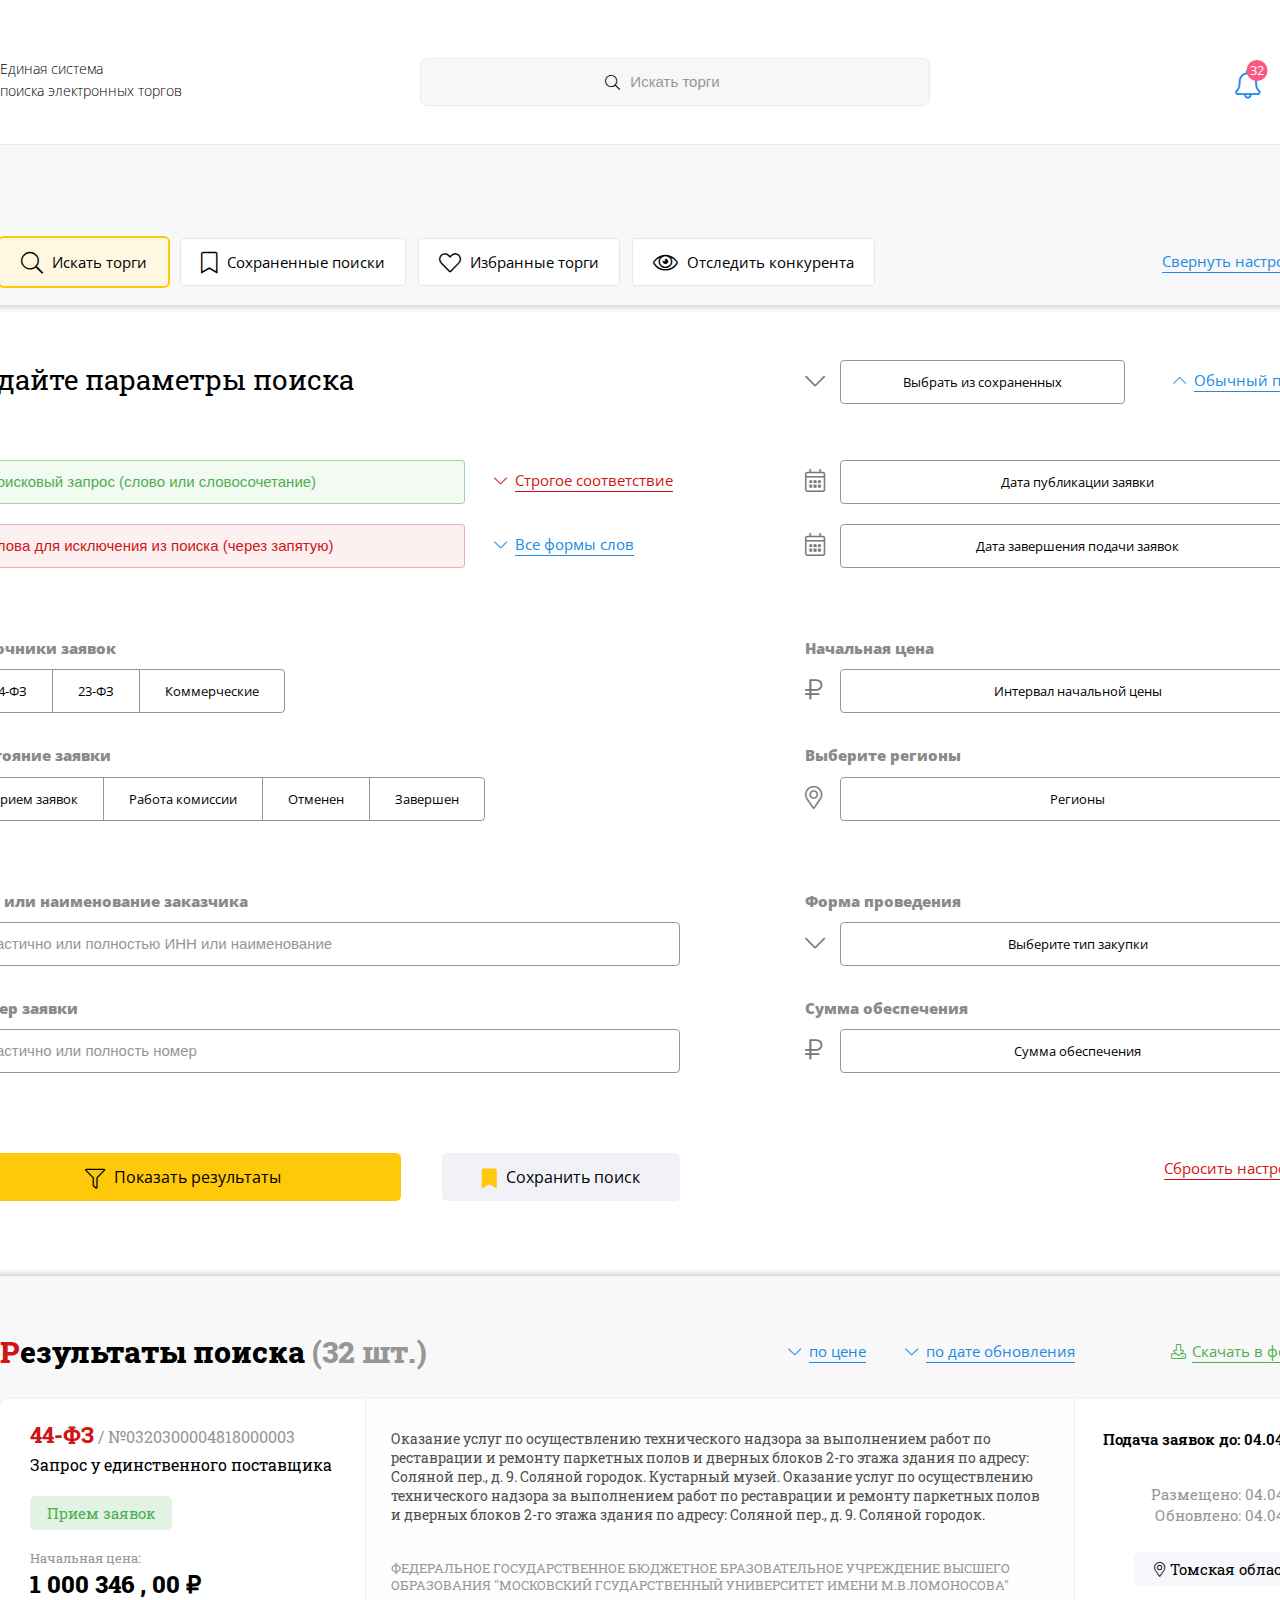
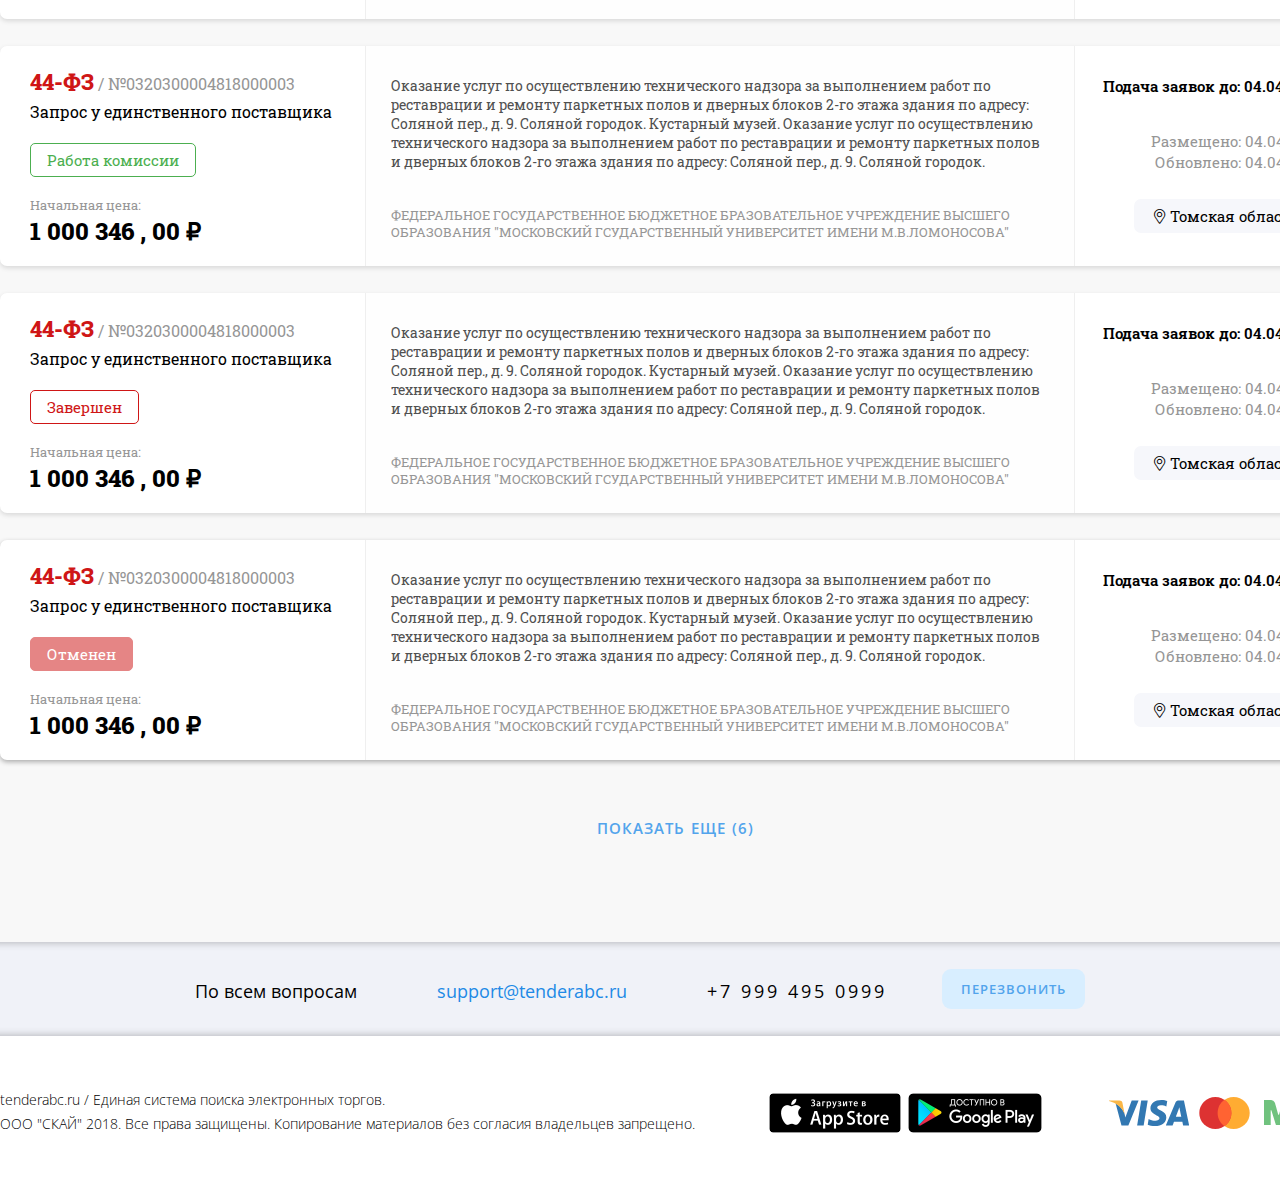
<file: pages/search.html>
<!DOCTYPE html>
<html lang="en">

<head>
    <meta charset="UTF-8">
    <meta name="keywords" content="" />
    <meta name="description" content="" />
    <meta http-equiv="X-UA-Compatible" content="IE=edge" />
    <link rel="shortcut icon" href="favicon.ico" />
    <link rel="stylesheet" href="../css/style.css" />
    <link rel="stylesheet" href="../css/normalize.css" />
    <link rel="stylesheet" href="../css/fontawesome-pro-5.10/css/fontawesome-all.css" />
    <link href="https://fonts.googleapis.com/css?family=Open+Sans:300,400,600,700,800|Roboto+Slab:400,700&amp;subset=cyrillic" rel="stylesheet">
    <title>Поиск торгов / tenderabc.ru</title>
</head>

<body>
    <header id="top">
        <div class="head row">
            <div class="wrapper fl">
                <a href="../" class="index">
                    <div class="logo-area" style="box-sizing: content-box; padding-right: 30px; width: 62px;">          
                        <div class="logo" style="font-family: 'Open Sans', sans-serif; font-weight: 400; background-color: #CF1616; color: #FFFFFF; width: 100%; height: 114px; padding: 0px 9px; padding-top: 40px; line-height: 20px; font-size: 13px; transition: all 0.1s ease-in;">
                            <div>
                                <span style="text-align: center; float: left;">T<br>D<br>A</span>
                                <span style="text-align: center; float: left; margin-left: 9px;">E<br>E<br>B</span>
                                <span style="text-align: center; float: right;">N<br>R<br>C</span>
                            </div>
                        </div>
                        <div style="width: 0px; height: 0px; border-top: 10px solid #CF1616; border-bottom: 0px; border-left: 31px solid transparent; border-right: 31px solid transparent;">
                        </div>
                    </div>
                    <p>Единая система<br>поиска электронных торгов</p>
                </a>
                <div class="search-area x-center">
                    <i class="fal fa-search"></i>
                    <input type="text" class="fill grey search" placeholder="Искать торги">
                </div>
                <div class="user-area fl">
                    <a href="#" class="icon notification">
                        <i class="fal fa-bell"></i>
                        <span class="counter">32</span>
                    </a>
                    <a href="profile.html" class="icon profile">
                        <i class="fal fa-user"></i>
                    </a>
                </div>
            </div>  
        </div>
        <nav class="row">
            <div class="wrapper fl">
                <a href="search.html" class="item active"><i class="fal fa-search"></i>Искать торги</a>
                <a href="save.html" class="item"><i class="fal fa-bookmark"></i>Сохраненные поиски</a>
                <a href="favorite.html" class="item"><i class="fal fa-heart"></i>Избранные торги</a>
                <a href="#" class="item"><i class="fal fa-eye"></i>Отследить конкурента</a>
                <a href="#" class="link blue sub-item">Свернуть настройки<i class="fal fa-sliders-h"></i></a>
            </div>
        </nav>
    </header>
    <main id="search">
        <div class="row-sh">
            <div class="wrapper">
                <div class="title fl">
                    <div class="left-area">
                        <p class="title">Задайте параметры поиска</p>
                    </div>
                    <div class="right-area fl">
                        <div class="input list"><div>Выбрать из сохраненных</div></div>
                        <a href="#" class="link list i blue addOption"><i class="fal fa-chevron-up"></i>Обычный поиск</a>
                    </div>       
                </div> 
                <div class="row upperOption">
                    <div class="row fl">
                        <div class="left-area fll">
                            <input type="text" class="fill green wordPlus" placeholder="Поисковый запрос (слово или словосочетание)">
                            <a href="#" class="link list i red strongSearch"><i class="fal fa-chevron-down"></i>Строгое соответствие</a>
                        </div>
                        <div class="right-area">
                            <div class="input date"><div>Дата публикации заявки</div></div>
                        </div>
                    </div>
                    <div class="row fl">
                        <div class="left-area fll">
                            <input type="text" class="fill list red wordMinus" placeholder="Слова для исключения из поиска (через запятую)">
                            <a href="#" class="link list i blue difSearch"><i class="fal fa-chevron-down"></i>Все формы слов</a>
                        </div>
                        <div class="right-area">
                            <div class="input date"><div>Дата завершения подачи заявок</div></div>
                        </div>
                    </div>
                </div>
                <div class="row middleOption">
                    <div class="row fl">
                        <div class="left-area">
                            <p class="b-label">Источники заявок</p>
                            <div class="multiselect">
                                <div>
                                    <input type="checkbox" id="item1">
                                    <label for="item1">44-ФЗ</label>
                                </div>
                                <div>
                                    <input type="checkbox" id="item2">
                                    <label for="item2">23-ФЗ</label>
                                </div>
                                <div>
                                    <input type="checkbox" id="item3">
                                    <label for="item3">Коммерческие</label>
                                </div>
                            </div>
                        </div>
                        <div class="right-area">
                            <p class="b-label">Начальная цена </p>
                            <div class="input price"><div>Интервал начальной цены</div></div>
                        </div>
                    </div>
                    <div class="row fl">
                        <div class="left-area">
                            <p class="b-label">Состояние заявки</p>
                            <div class="multiselect">
                                <div>
                                    <input type="checkbox" id="item4">
                                    <label for="item4">Прием заявок</label>
                                </div>
                                <div>
                                    <input type="checkbox" id="item5">
                                    <label for="item5">Работа комиссии</label>
                                </div>
                                <div>
                                    <input type="checkbox" id="item6">
                                    <label for="item6">Отменен</label>
                                </div>
                                <div>
                                    <input type="checkbox" id="item7">
                                    <label for="item7">Завершен</label>
                                </div>
                            </div>
                        </div>
                        <div class="right-area">
                            <p class="b-label">Выберите регионы</p>
                            <div class="input location"><div>Регионы</div></div>
                        </div>
                    </div>
                </div>
                <div class="row lowerOption">
                    <div class="row fl">
                        <div class="left-area">
                            <p class="b-label">ИНН или наименование заказчика</p>
                            <input type="text" class="" placeholder="Частично или полностью ИНН или наименование">
                        </div>
                        <div class="right-area">
                            <p class="b-label">Форма проведения</p>
                            <div class="input list"><div>Выберите тип закупки</div></div>
                        </div>
                    </div>
                    <div class="row fl">
                        <div class="left-area">
                            <p class="b-label">Номер заявки</p>
                            <input type="text" class="" placeholder="Частично или полность номер">
                        </div>
                        <div class="right-area">
                            <p class="b-label">Сумма обеспечения</p>
                            <div class="input price"><div>Сумма обеспечения</div></div>
                        </div>
                    </div>
                    <div class="row buttonOption fl">
                        <div class="left-area fl">
                            <button type="submit" class="btn gold searching"><i class="fal fa-filter"></i>Показать результаты</button>
                            <a href="" class="btn grey save"><i class="fas fa-bookmark"></i>Сохранить поиск</a>
                        </div>
                        <div class="right-area">
                            <a href="#" class="link red reset">Сбросить настройки</a>
                        </div>
                    </div>
                </div>
            </div>
        </div>
        <div class="output-area">
            <div class="wrapper">
                <div class="title fl">
                    <h1>Результаты поиска <span class="grey">(<span class="count">32</span> шт.)</span></h1>
                    <div class="option-area fl">
                        <div class="sort-area">
                            <a href="#" class="link list i blue sort byDate"><i class="fal fa-chevron-down"></i>по дате обновления</a>
                            <a href="#" class="link list i blue sort byPrice"><i class="fal fa-chevron-down"></i>по цене</a>
                        </div>
                        <a href="#" class="link list i green download"><i class="fal fa-download"></i>Скачать в фомате XLS</a>
                    </div>
                </div>
                <div class="content">
                    <div class="tender-item fl">
                        <div class="head">
                            <a href="#" class="inner">
                                <p class="main">
                                    <span class="source">44-ФЗ</span> / №<span class="id">0320300004818000003</span>
                                </p>
                                <p class="type">Запрос у единственного поставщика</p>
                                <p class="status ready">Прием заявок</p>
                                <div class="price-area">
                                    Начальная цена:
                                    <p class="price">1 000 346 , 00</p>
                                </div>
                            </a>
                            <a href="#" class="toFav"><i class="fal fa-heart"></i></a>
                        </div>
                        <div class="body">
                            <p class="subject">
                                Оказание услуг по осуществлению технического надзора за выполнением работ по реставрации и ремонту паркетных полов и дверных блоков 2-го этажа здания по адресу: Соляной пер., д. 9. Соляной городок. Кустарный музей. Оказание услуг по осуществлению технического надзора за выполнением работ по реставрации и ремонту паркетных полов и дверных блоков 2-го этажа здания по адресу: Соляной пер., д. 9. Соляной городок. Кустарный музей.
                            </p>
                            <p class="customer">
                                ФЕДЕРАЛЬНОЕ ГОСУДАРСТВЕННОЕ БЮДЖЕТНОЕ БРАЗОВАТЕЛЬНОЕ УЧРЕЖДЕНИЕ ВЫСШЕГО ОБРАЗОВАНИЯ "МОСКОВСКИЙ ГСУДАРСТВЕННЫЙ УНИВЕРСИТЕТ ИМЕНИ М.В.ЛОМОНОСОВА"
                            </p>
                        </div>
                        <div class="foot">
                            <p class="date">Подача заявок до: <span class="deadline">04.04.2013</span></p>
                            <div>
                                <p class="date">Размещено: <span class="published">04.04.2013</span></p>
                                <p class="date">Обновлено: <span class="refreshed">04.04.2013</span></p>
                            </div>
                            <p class="location"><i class="fal fa-map-marker-alt"></i>Томская область</p>
                        </div>
                    </div>
                    <div class="tender-item fl">
                        <div class="head">
                            <a href="#" class="inner">
                                <p class="main">
                                    <span class="source">44-ФЗ</span> / №<span class="id">0320300004818000003</span>
                                </p>
                                <p class="type">Запрос у единственного поставщика</p>
                                <p class="status processed">Работа комиссии</p>
                                <div class="price-area">
                                    Начальная цена:
                                    <p class="price">1 000 346 , 00</p>
                                </div>
                            </a>
                            <a href="#" class="toFav"><i class="fal fa-heart"></i></a>
                        </div>
                        <div class="body">
                            <p class="subject">
                                Оказание услуг по осуществлению технического надзора за выполнением работ по реставрации и ремонту паркетных полов и дверных блоков 2-го этажа здания по адресу: Соляной пер., д. 9. Соляной городок. Кустарный музей. Оказание услуг по осуществлению технического надзора за выполнением работ по реставрации и ремонту паркетных полов и дверных блоков 2-го этажа здания по адресу: Соляной пер., д. 9. Соляной городок. Кустарный музей.
                            </p>
                            <p class="customer">
                                ФЕДЕРАЛЬНОЕ ГОСУДАРСТВЕННОЕ БЮДЖЕТНОЕ БРАЗОВАТЕЛЬНОЕ УЧРЕЖДЕНИЕ ВЫСШЕГО ОБРАЗОВАНИЯ "МОСКОВСКИЙ ГСУДАРСТВЕННЫЙ УНИВЕРСИТЕТ ИМЕНИ М.В.ЛОМОНОСОВА"
                            </p>
                        </div>
                        <div class="foot">
                            <p class="date">Подача заявок до: <span class="deadline">04.04.2013</span></p>
                            <div>
                                <p class="date">Размещено: <span class="published">04.04.2013</span></p>
                                <p class="date">Обновлено: <span class="refreshed">04.04.2013</span></p>
                            </div>
                            <p class="location"><i class="fal fa-map-marker-alt"></i>Томская область</p>
                        </div>
                    </div>
                    <div class="tender-item fl">
                        <div class="head">
                            <a href="#" class="inner">
                                <p class="main">
                                    <span class="source">44-ФЗ</span> / №<span class="id">0320300004818000003</span>
                                </p>
                                <p class="type">Запрос у единственного поставщика</p>
                                <p class="status finished">Завершен</p>
                                <div class="price-area">
                                    Начальная цена:
                                    <p class="price">1 000 346 , 00</p>
                                </div>
                            </a>
                            <a href="#" class="toFav"><i class="fal fa-heart"></i></a>
                        </div>
                        <div class="body">
                            <p class="subject">
                                Оказание услуг по осуществлению технического надзора за выполнением работ по реставрации и ремонту паркетных полов и дверных блоков 2-го этажа здания по адресу: Соляной пер., д. 9. Соляной городок. Кустарный музей. Оказание услуг по осуществлению технического надзора за выполнением работ по реставрации и ремонту паркетных полов и дверных блоков 2-го этажа здания по адресу: Соляной пер., д. 9. Соляной городок. Кустарный музей.
                            </p>
                            <p class="customer">
                                ФЕДЕРАЛЬНОЕ ГОСУДАРСТВЕННОЕ БЮДЖЕТНОЕ БРАЗОВАТЕЛЬНОЕ УЧРЕЖДЕНИЕ ВЫСШЕГО ОБРАЗОВАНИЯ "МОСКОВСКИЙ ГСУДАРСТВЕННЫЙ УНИВЕРСИТЕТ ИМЕНИ М.В.ЛОМОНОСОВА"
                            </p>
                        </div>
                        <div class="foot">
                            <p class="date">Подача заявок до: <span class="deadline">04.04.2013</span></p>
                            <div>
                                <p class="date">Размещено: <span class="published">04.04.2013</span></p>
                                <p class="date">Обновлено: <span class="refreshed">04.04.2013</span></p>
                            </div>
                            <p class="location"><i class="fal fa-map-marker-alt"></i>Томская область</p>
                        </div>
                    </div>
                    <div class="tender-item fl active">
                        <div class="head">
                            <a href="#" class="inner">
                                <p class="main">
                                    <span class="source">44-ФЗ</span> / №<span class="id">0320300004818000003</span>
                                </p>
                                <p class="type">Запрос у единственного поставщика</p>
                                <p class="status decline">Отменен</p>
                                <div class="price-area">
                                    Начальная цена:
                                    <p class="price">1 000 346 , 00</p>
                                </div>
                            </a>
                            <a href="#" class="toFav"><i class="fal fa-heart"></i></a>
                        </div>
                        <div class="body">
                            <p class="subject">
                                Оказание услуг по осуществлению технического надзора за выполнением работ по реставрации и ремонту паркетных полов и дверных блоков 2-го этажа здания по адресу: Соляной пер., д. 9. Соляной городок. Кустарный музей. Оказание услуг по осуществлению технического надзора за выполнением работ по реставрации и ремонту паркетных полов и дверных блоков 2-го этажа здания по адресу: Соляной пер., д. 9. Соляной городок. Кустарный музей.
                            </p>
                            <p class="customer">
                                ФЕДЕРАЛЬНОЕ ГОСУДАРСТВЕННОЕ БЮДЖЕТНОЕ БРАЗОВАТЕЛЬНОЕ УЧРЕЖДЕНИЕ ВЫСШЕГО ОБРАЗОВАНИЯ "МОСКОВСКИЙ ГСУДАРСТВЕННЫЙ УНИВЕРСИТЕТ ИМЕНИ М.В.ЛОМОНОСОВА"
                            </p>
                        </div>
                        <div class="foot">
                            <p class="date">Подача заявок до: <span class="deadline">04.04.2013</span></p>
                            <div>
                                <p class="date">Размещено: <span class="published">04.04.2013</span></p>
                                <p class="date">Обновлено: <span class="refreshed">04.04.2013</span></p>
                            </div>
                            <p class="location"><i class="fal fa-map-marker-alt"></i>Томская область</p>
                        </div>
                    </div> 
                </div>
                <div class="row">
                    <a href="#" class="btn-opc showMore">Показать еще (6)</a>
                </div>
            </div>
        </div>
    </main>
    <footer>
        <div class="row-sh upper">
            <div class="wrapper fl">
                <p>По всем вопросам</p>
                <a href="mailto:support@tenderabc.ru" class="blue mail">support@tenderabc.ru</a>
                <a href="tel:+79994950999" class="black phoneNumber">+7 999 495 0999</a>
                <a href="#" class="btn-opc sm blue callback">Перезвонить</a>
            </div>
        </div>
        <div class="row lower">
            <div class="wrapper fl">
                <a href="#top">
                    <div class="logo-area" style="box-sizing: content-box; padding-right: 30px; width: 62px; opacity: 0.7;">          
                        <div class="logo" style="font-family: 'Open Sans', sans-serif; font-weight: 400; background-color: #F37373; color: #FFFFFF; width: 100%; height: 114px; padding: 0px 9px; padding-top: 40px; line-height: 20px; font-size: 13px; transition: all 0.1s ease-in;">
                            <div>
                                <span style="text-align: center; float: left;">T<br>D<br>A</span>
                                <span style="text-align: center; float: left; margin-left: 9px;">E<br>E<br>B</span>
                                <span style="text-align: center; float: right;">N<br>R<br>C</span>
                            </div>
                        </div>
                        <div style="width: 0px; height: 0px; border-top: 10px solid #F37373; border-bottom: 0px; border-left: 31px solid transparent; border-right: 31px solid transparent;">
                        </div>
                    </div>
                    <div class="subtext-area">
                        <p>tenderabc.ru / Единая система поиска электронных торгов.<br>ООО "СКАЙ" 2018. Все права защищены. Копирование материалов без согласия владельцев запрещено.</p>
                    </div>
                </a>
                <div class="app-area fl">
                    <a href="#">
                        <img src="../img/app-store.png" alt="Скачайте в AppStore!">
                    </a>
                    <a href="#">
                        <img src="../img/google_play.png" alt="Скачайте в Google Play!">
                    </a>
                </div>
                <div class="payment-area fl">
                    <div class="visa"></div>
                    <div class="mastercard"></div>
                    <div class="mir"></div>
                </div>
            </div>
        </div>
    </footer>
</body>

</html>
</file>
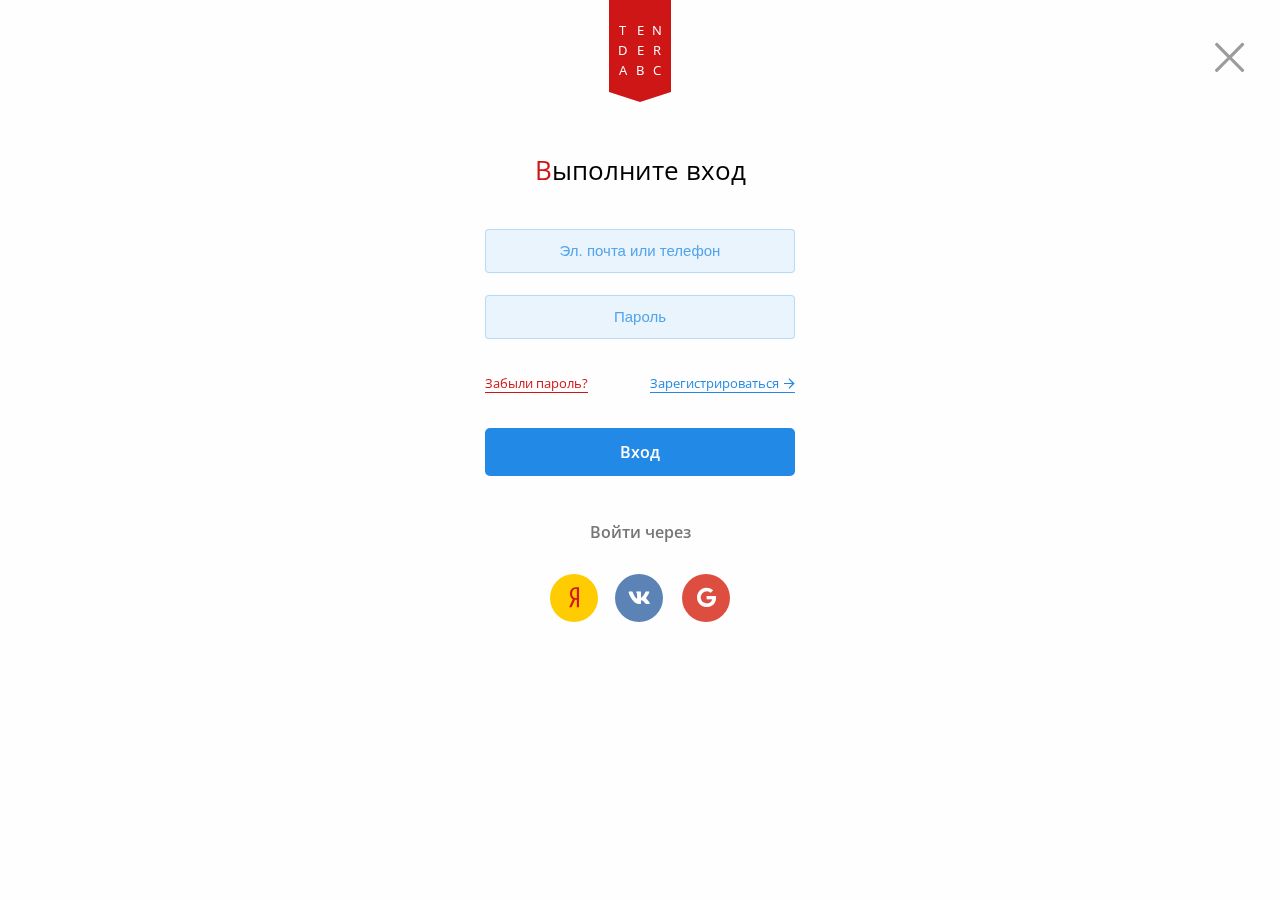
<file: pages/auth/form-auth.html>
<!DOCTYPE html>
<html lang="en">

<head>
	<meta charset="UTF-8">
	<meta name="keywords" content="" />
	<meta name="description" content="" />
	<meta http-equiv="X-UA-Compatible" content="IE=edge" />
	<link rel="shortcut icon" href="/favicon.ico" />
	<link rel="stylesheet" href="/css/style.css" />
	<link rel="stylesheet" href="/css/normalize.css" />
	<link rel="stylesheet" href="/css/fontawesome-pro-5.10/css/fontawesome-all.css" />
	<link href="https://fonts.googleapis.com/css?family=Open+Sans:300,400,600,700,800|Roboto+Slab:400,700&amp;subset=cyrillic" rel="stylesheet">
	<title>Авторизация / tenderabc.ru</title>
</head>

<body>
	<main>
		<div id="mask">
			<a href="/" class="close">
				<i class="fal fa-times"></i>
			</a>
		</div>
		<div id="popup" class="form-auth x-center">
			<div class="row">
				<div class="logo-area" style="box-sizing: content-box; width: 62px;">          
					<div class="logo" style="font-family: 'Open Sans', sans-serif; font-weight: 400; background-color: #CF1616; color: #FFFFFF; width: 100%; height: 92px; padding: 0px 9px; padding-top: 20px; line-height: 20px; font-size: 13px; transition: all 0.1s ease-in;">
						<div>
							<span style="text-align: center; float: left;">T<br>D<br>A</span>
							<span style="text-align: center; float: left; margin-left: 9px;">E<br>E<br>B</span>
							<span style="text-align: center; float: right;">N<br>R<br>C</span>
						</div>
					</div>
					<div style="width: 0px; height: 0px; border-top: 10px solid #CF1616; border-bottom: 0px; border-left: 31px solid transparent; border-right: 31px solid transparent;">
					</div>
				</div>
			</div>
			<div class="row title">
				<p class="title">Выполните вход</p>
			</div>
			<form id="auth-form" method="post" action="#">
				<div class="field-area">
					<div class="row">
						<input class="fill blue" type="text" placeholder="Эл. почта или телефон" name="login" id="login" required>
					</div>
					<div class="row">
						<input class="fill blue" type="password" placeholder="Пароль" name="password" id="password" required>
					</div>
				</div>
				<div class="row link-area fl">
					<a class="link red" href="form-pass.html">Забыли пароль?</a>
					<a class="link blue arrow" href="form-reg.html">Зарегистрироваться</a>
				</div>
				<div class="row button-area">
					<button class="btn tb blue submit" formaction="#" formmethod="post" type="submit">Вход</button>
				</div>
			</form>
			<div class="row social-area">
				<p class="sub-title">Войти через</p>
				<div class="links-area fl">
					<a style="background-color: #ffcc01; color: #d81616;" href="#" class="round-btn opc yandex"><i class="fab fa-yandex"></i></a>
					<a style="background-color: #5B83B5; color: #FFFFFF;" href="#" class="round-btn opc vk"><i class="fab fa-vk"></i></a>
					<a style="background-color: #dd4e41; color: #FFFFFF;" href="#" class="round-btn opc google"><i class="fab fa-google"></i></a>
				</div>
			</div>
		</div>
	</main>
</body>
</html>
</file>
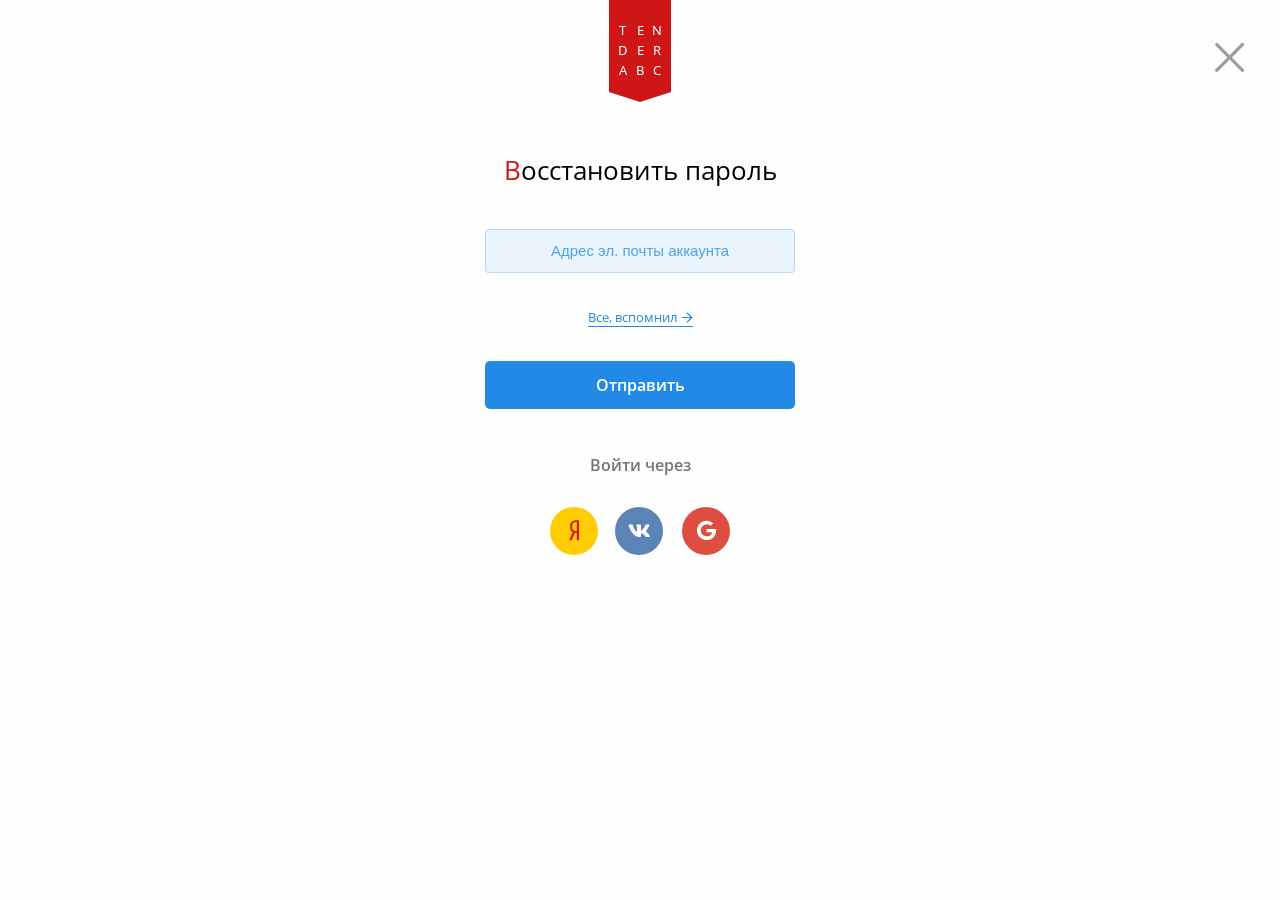
<file: pages/auth/form-pass.html>
<!DOCTYPE html>
<html lang="en">

<head>
	<meta charset="UTF-8">
	<meta name="keywords" content="" />
	<meta name="description" content="" />
	<meta http-equiv="X-UA-Compatible" content="IE=edge" />
	<link rel="shortcut icon" href="favicon.ico" />
	<link rel="stylesheet" href="/css/style.css" />
	<link rel="stylesheet" href="/css/normalize.css" />
	<link rel="stylesheet" href="/css/fontawesome-pro-5.10/css/fontawesome-all.css" />
	<link href="https://fonts.googleapis.com/css?family=Open+Sans:300,400,600,700,800|Roboto+Slab:400,700&amp;subset=cyrillic" rel="stylesheet">
	<title>Восстановление пароля / tenderabc.ru</title>
</head>

<body>
	<main>
		<div id="mask">
			<a href="/" class="close">
				<i class="fal fa-times"></i>
			</a>
		</div>
		<div id="popup" class="form-pass x-center">
			<div class="row">
				<div class="logo-area" style="box-sizing: content-box; width: 62px;">          
					<div class="logo" style="font-family: 'Open Sans', sans-serif; font-weight: 400; background-color: #CF1616; color: #FFFFFF; width: 100%; height: 92px; padding: 0px 9px; padding-top: 20px; line-height: 20px; font-size: 13px; transition: all 0.1s ease-in;">
						<div>
							<span style="text-align: center; float: left;">T<br>D<br>A</span>
							<span style="text-align: center; float: left; margin-left: 9px;">E<br>E<br>B</span>
							<span style="text-align: center; float: right;">N<br>R<br>C</span>
						</div>
					</div>
					<div style="width: 0px; height: 0px; border-top: 10px solid #CF1616; border-bottom: 0px; border-left: 31px solid transparent; border-right: 31px solid transparent;">
					</div>
				</div>
			</div>
			<div class="row title">
				<p class="title">Восстановить пароль</p>
			</div>
			<form id="auth-form" method="post" action="#">
				<div class="field-area">
					<div class="row">
						<input class="fill blue" type="text" placeholder="Адрес эл. почты аккаунта" name="email" id="email" required>
					</div>
				</div>
				<div class="row link-area">
					<a class="link blue arrow" href="form-auth.html">Все, вспомнил</a>
				</div>
				<div class="row button-area">
					<button class="btn tb blue submit" formaction="#" formmethod="post" type="submit">Отправить</button>
				</div>
			</form>
			<div class="row social-area">
				<p class="sub-title">Войти через</p>
				<div class="links-area fl">
					<a style="background-color: #ffcc01; color: #d81616;" href="#" class="round-btn opc yandex"><i class="fab fa-yandex"></i></a>
					<a style="background-color: #5B83B5; color: #FFFFFF;" href="#" class="round-btn opc vk"><i class="fab fa-vk"></i></a>
					<a style="background-color: #dd4e41; color: #FFFFFF;" href="#" class="round-btn opc google"><i class="fab fa-google"></i></a>
				</div>
			</div>
		</div>
	</main>
</body>
</html>
</file>
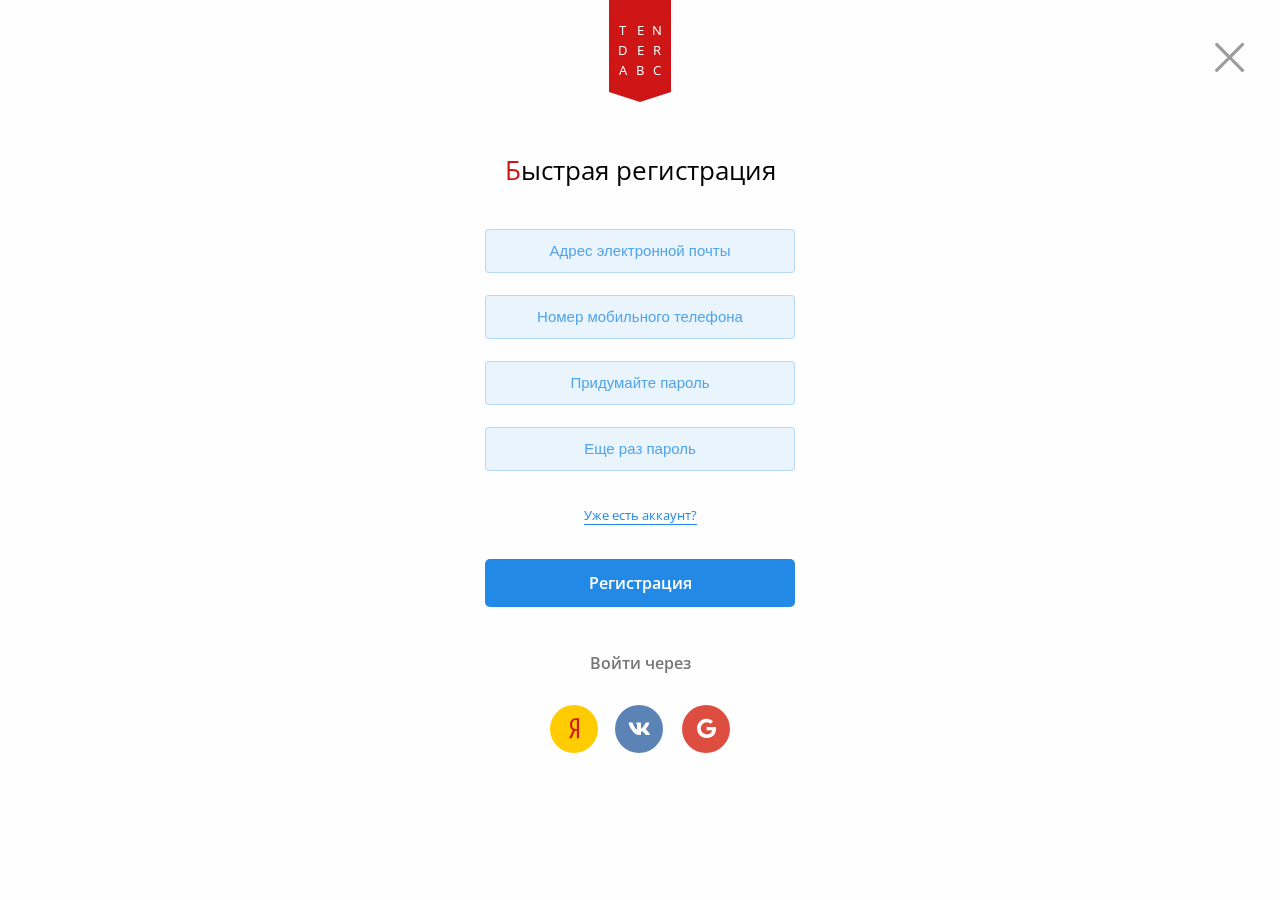
<file: pages/auth/form-reg.html>
<!DOCTYPE html>
<html lang="en">

<head>
	<meta charset="UTF-8">
	<meta name="keywords" content="" />
	<meta name="description" content="" />
	<meta http-equiv="X-UA-Compatible" content="IE=edge" />
	<link rel="shortcut icon" href="favicon.ico" />
	<link rel="stylesheet" href="/css/style.css" />
	<link rel="stylesheet" href="/css/normalize.css" />
	<link rel="stylesheet" href="/css/fontawesome-pro-5.10/css/fontawesome-all.css" />
	<link href="https://fonts.googleapis.com/css?family=Open+Sans:300,400,600,700,800|Roboto+Slab:400,700&amp;subset=cyrillic" rel="stylesheet">
	<title>Регистрация / tenderabc.ru</title>
</head>

<body>
	<main>
		<div id="mask">
			<a href="/" class="close">
				<i class="fal fa-times"></i>
			</a>
		</div>
		<div id="popup" class="form-reg x-center">
			<div class="row">
				<div class="logo-area" style="box-sizing: content-box; width: 62px;">          
					<div class="logo" style="font-family: 'Open Sans', sans-serif; font-weight: 400; background-color: #CF1616; color: #FFFFFF; width: 100%; height: 92px; padding: 0px 9px; padding-top: 20px; line-height: 20px; font-size: 13px; transition: all 0.1s ease-in;">
						<div>
							<span style="text-align: center; float: left;">T<br>D<br>A</span>
							<span style="text-align: center; float: left; margin-left: 9px;">E<br>E<br>B</span>
							<span style="text-align: center; float: right;">N<br>R<br>C</span>
						</div>
					</div>
					<div style="width: 0px; height: 0px; border-top: 10px solid #CF1616; border-bottom: 0px; border-left: 31px solid transparent; border-right: 31px solid transparent;">
					</div>
				</div>
			</div>
			<div class="row title">
				<p class="title">Быстрая регистрация</p>
			</div>
			<form id="auth-form" method="post" action="#">
				<div class="field-area">
					<div class="row">
						<input class="fill blue" type="text" placeholder="Адрес электронной почты" name="e-mail" id="e-mail" required>
					</div>
					<div class="row">
						<input class="fill blue" type="text" placeholder="Номер мобильного телефона" name="tel" id="tel" required>
					</div>
					<div class="row">
						<input class="fill blue" type="password" placeholder="Придумайте пароль" name="password1" id="password2" required>
					</div>
					<div class="row">
						<input class="fill blue" type="password" placeholder="Еще раз пароль" name="password2" id="password2" required>
					</div>
				</div>
				<div class="row link-area">
					<a class="link blue" href="form-auth.html">Уже есть аккаунт?</a>
				</div>
				<div class="row button-area">
					<button class="btn tb blue submit" formaction="#" formmethod="post" type="submit">Регистрация</button>
				</div>
			</form>
			<div class="row social-area">
				<p class="sub-title">Войти через</p>
				<div class="links-area fl">
					<a style="background-color: #ffcc01; color: #d81616;" href="#" class="round-btn opc yandex"><i class="fab fa-yandex"></i></a>
					<a style="background-color: #5B83B5; color: #FFFFFF;" href="#" class="round-btn opc vk"><i class="fab fa-vk"></i></a>
					<a style="background-color: #dd4e41; color: #FFFFFF;" href="#" class="round-btn opc google"><i class="fab fa-google"></i></a>
				</div>
			</div>
		</div>
	</main>
</body>
</html>
</file>
<file: css/style.css>
/* КРАСНЫЙ #CF1616 */
/* ЗЕЛЕНЫЙ #4CAF50 */
/* СИНИЙ #228AE6 */
/* ГОЛУБОЙ #EAF4FC */
/* ФОН #F8F8F8 */
/* ЖЕЛТЫЙ #FFEAA3 */
/* ЗОЛОТОЙ #FFC80A */
/* СЕРЫЙ #8A8A8A */

/* БАЗОВЫЕ */
* {
    -webkit-box-sizing: border-box;
    box-sizing: border-box;
}

body {
    position: relative;
    overflow-x: hidden;
    overflow-y: auto;
    width: 100%;
    margin: 0;
    padding: 0;
    font-family: 'Open Sans', sans-serif !important;
    font-size: 15px;
    color: black;
    background-color: #f8f8f8;
}

fieldset {
    margin: 0px !important;
    padding: 0px !important;
    border: none;
}

table {
    width: 100%;
    border-collapse: collapse;
    border: 1px solid #cdcdcd;
}

div::before,
div::after {
    display: table;
    clear: both;
    content: '';
}

ul {
    margin: 0;
    padding: 0;
    list-style: none;
    -webkit-margin-before: 0;
    -webkit-margin-after: 0;
    -webkit-margin-start: 0;
    -webkit-margin-end: 0;
    -webkit-padding-start: 0;
}

div.wrapper {
    position: relative;
    width: 1350px;
    margin: 0 auto;
}

div.title {
    width: 100%;
    margin-bottom: 56px;
}

div.row {
    display: block;
    width: 100%;
}

div.row-sh {
    position: relative;
    right: 10%;
    width: 120%;
    margin: 0 auto;
    padding: 27px 0px;
    box-shadow: 0px 0px 9px 0px rgba(0, 0, 0, .3) inset;
}

main div.row-sh {
    margin-bottom: 55px;
    padding-top: 70px;
    padding-bottom: 75px;
    background-color: #ffffff;
}

main#search div.row-sh {
    padding-top: 55px;
}

main div.tr {
    margin-bottom: 30px;
}

main div.tr:last-of-type {
    margin-bottom: 0 !important;
}

.fl>div,
.fl>a,
.fl>h1,
.fl>p,
.fl>span,
.fl>input,
.fl>button,
.fl>label,
.fll>div,
.fll>a,
.fll>h1,
.fll>p,
.fll>span,
.fll>input,
.fll>button,
.fll>label {
    float: left;
}

.fl>div:last-child,
.fl>a:last-child,
.fl>h1:last-child,
.fl>p:last-child,
.fl>span:last-child,
.fl>input:last-child,
.fl>button:last-child,
.fl>label:last-child {
    float: right;
    margin-right: 0 !important;
}

.fl>div:first-child,
.fl>a:first-child,
.fl>h1:first-child,
.fl>p:first-child,
.fl>span:first-child,
.fl>input:first-child,
.fl>button:first-child,
.fl>label:first-child {
    float: left !important;
}

a.inner {
    display: block;
    width: 100%;
    height: 100%;
}

.x-center {
    position: absolute;
    left: 50%;
    -webkit-transform: translateX(-50%);
    transform: translateX(-50%);
}

.y-center {
    position: absolute;
    top: 50%;
    -webkit-transform: translateY(-50%);
    transform: translateY(-50%);
}

.body {
    background-color: #f8f8f8;
}

.counter {
    position: absolute;
    top: 2px;
    left: 68%;
    display: block;
    min-width: 21px;
    max-width: 27px;
    height: 21px;
    font-size: 13px;
    font-weight: 400;
    line-height: 20px;
    -webkit-transform: translateX(-50%);
    transform: translateX(-50%);
    text-align: center;
    text-overflow: ellipsis;
    color: #ffffff;
    border-radius: 50%;
    background-color: #fe577f;
}

/* ПОЛИГРАФИЯ */
i {
    font-style: normal;
}

p {
    margin: 0;
}

h1 {
    margin: 0px !important;
    font-family: 'Roboto Slab', serif;
    font-size: 30px !important;
    font-weight: 800 !important;
    white-space: nowrap;
    color: #000000;
}

p.title {
    margin: 0;
    font-family: 'Roboto Slab', serif;
    font-size: 28px;
    font-weight: 400;
    white-space: nowrap;
    color: #000000;
}

h1:first-letter,
p.title:first-letter {
    color: #cf1616;
}

p.sub-title {
    margin: 0;
    font-size: 24px;
    font-weight: 600;
    white-space: nowrap;
    color: #000000;
}

p.label,
label.label {
    display: block;
    margin: 0;
    margin-bottom: 10px;
    font-size: 16px;
    font-weight: 400;
    white-space: nowrap;
    color: #000000;
}

p.b-label,
label.b-label {
    display: block;
    margin: 0;
    margin-bottom: 10px;
    font-size: 15px;
    font-weight: 800;
    white-space: nowrap;
    color: #8a8a8a;
}

p.price::after,
span.price::after {
    content: ' ₽';
}

span.grey,
p.grey {
    color: #969696;
}

span.gold,
p.gold {
    color: #ffc80a;
}

span.red,
p.red {
    color: #cf1616;
}

span.green,
p.green {
    color: #4caf50;
}

span.blue,
p.blue {
    color: #228ae6;
}

.arrow::after {
    font-family: 'Font Awesome 5 Pro';
    font-size: 12px;
    padding-left: 5px;
    content: '\f061';
}


/* ССЫЛКИ И КНОПКИ */

a,
input,
textarea,
button,
div.input,
div.multiselect {
    transition: .07s background-color ease-out, .07s color ease-out;
}

a {
    text-decoration: none;
    color: #000000;
}

a.opc:hover {
    opacity: 0.8;
}

a.link {
    padding-bottom: 0;
    color: #228ae6;
    border-bottom: 1px solid transparent;
}

a.link.list {
    position: relative;
}

a.link.list.i {
    margin-left: 20px;
}

a.link.list i {
    position: absolute;
    top: 3px;
    left: -21px;
}

a.red,
a.black:hover,
a.blue:hover {
    color: #cf1616;
    border-color: #cf1616;
}

a.black,
a.red:hover {
    color: black;
    border-color: black;
}

a.blue {
    color: #228ae6;
    border-color: #228ae6;
}

a.green {
    color: #4caf50;
    border-color: #4caf50;
}

a.green:hover {
    opacity: .7;
}

a.btn,
a.btn-opc,
button.btn,
button.btn-opc {
    display: inline-block;
    height: 48px;
    padding: 0 40px;
    font-family: 'Open Sans', sans-serif;
    font-size: 16px;
    font-weight: 400;
    line-height: 48px;
    cursor: pointer;
    text-align: center;
    vertical-align: middle;
    border: none;
    outline: none;
}

a.btn-opc,
button.btn-opc {
    font-size: 15px;
}

a.btn-opc i,
button.btn-opc i {
    position: relative;
    top: 2px;
    padding-right: 8px;
    font-size: 18px;
}

a.btn i,
button.btn i {
    position: relative;
    top: 3px;
    padding-right: 9px;
    font-size: 20px;
}

a.btn.tb,
a.btn-opc.tb,
button.btn.tb,
button.btn-opc.tb {
    font-size: 16px;
    font-weight: 600;
}

a.btn.sm,
button.btn.sm {
    height: 42px;
    font-size: 14px;
    line-height: 42px;
}

a.btn-opc.sm,
button.btn-opc.sm {
    height: 40px;
    font-size: 13px;
    line-height: 40px;
}

a.btn,
button.btn {
    border-radius: 5px;
}

a.btn:hover,
button.btn:hover {
    opacity: .8;
}

a.btn.gold,
button.btn.gold {
    color: black;
    background-color: #ffc80a;
}

a.btn.grey,
button.btn.grey {
    color: black;
    background-color: #f0f2f8;
}

a.btn.blue,
button.btn.blue {
    color: white;
    background-color: #228ae6;
}

a.btn.green,
button.btn.green {
    color: white;
    background-color: #4caf50;
}

a.btn.red,
button.btn.red {
    color: white;
    background-color: #cf1616;
}

a.btn-opc,
button.btn-opc {
    padding: 0px 19px;
    font-weight: 600;
    letter-spacing: 1px;
    word-spacing: 1px;
    text-transform: uppercase;
    border-radius: 9px;
}

a.btn-opc.gold,
button.btn-opc.gold {
    color: black;
    border-color: #ffc80a;
    background-color: #fff3c9;
}

a.btn-opc.gold:hover,
button.btn-opc.gold:hover {
    box-shadow: 0px 0px 0px 2px #ffc80a;
}

a.btn-opc.green,
button.btn-opc.green {
    color: #4caf50;
    border-color: #4caf50;
    background-color: #dff1e0;
}

a.btn-opc.green:hover,
button.btn-opc.green:hover {
    box-shadow: 0px 0px 0px 2px rgba(76, 175, 80, .70);
}

a.btn-opc.red,
button.btn-opc.red {
    color: #cf1616;
    border-color: #cf1616;
    background-color: #fcf0f0;
}

a.btn-opc.red:hover,
button.btn-opc.red:hover {
    box-shadow: 0px 0px 0px 2px rgba(207, 22, 22, .33);
}

a.btn-opc.blue,
button.btn-opc.blue {
    color: #52a4ec;
    border-color: #52a4ec;
    background-color: #d8eeff;
}

a.btn-opc.blue:hover,
button.btn-opc.blue:hover {
    box-shadow: 0px 0px 0px 2px rgba(82, 164, 236, .56);
}

.deactive {
    cursor: not-allowed;
    opacity: .7;
}


/* ИНПУТЫ */

input[type='text'],
input[type='password'],
input[type='tel'],
input[type='email'],
input[type='number'],
textarea {
    width: 100%;
    min-width: 200px;
    max-width: 1000px;
    height: 44px;
    padding: 10px 20px 11px 20px;
    font-size: 15px;
    color: black;
    border: 1px solid #969696;
    border-radius: 4px;
    background-color: white;
}

input.fill.grey:not(:focus),
textarea.fill.green:not(:focus) {
    color: #969696;
    border-color: #e9e9e9;
    border-radius: 7px;
    background-color: #f7f7f7;
}

input.fill.green:not(:focus),
textarea.fill.green:not(:focus) {
    color: #4caf50;
    border-color: #4caf507a;
    background-color: #f2faf2;
}

input.fill.red:not(:focus),
textarea.fill.red:not(:focus) {
    color: #cf1616;
    border-color: #e68888a1;
    background-color: #fcf0f0;
}

input.fill.blue:not(:focus),
textarea.fill.blue:not(:focus) {
    color: #52a4ec;
    border-color: #52a4ec57;
    background-color: #eaf4fc;
}

input[type='text']:focus,
input[type='password']:focus,
input[type='tel']:focus,
input[type='email']:focus,
input[type='number']:focus,
textarea:focus {
    outline: 2px solid #73ccf5;
}

::-webkit-input-placeholder {
    color: #969696;
}

::-moz-placeholder {
    color: #969696;
}

:-moz-placeholder {
    color: #969696;
}

:-ms-input-placeholder {
    color: #969696;
}

:focus::-webkit-input-placeholder {
    opacity: 0;
}

:focus::-moz-placeholder {
    opacity: 0;
}

:focus:-moz-placeholder {
    opacity: 0;
}

:focus:-ms-input-placeholder {
    opacity: 0;
}

input.blue::-webkit-input-placeholder {
    color: #52a4ec;
}

input.green::-webkit-input-placeholder {
    color: #4caf50;
}

input.red::-webkit-input-placeholder {
    color: #cf1616;
}

input.blue:-moz-placeholder {
    color: #52a4ec;
}

input.green:-moz-placeholder {
    color: #4caf50;
}

input.red:-moz-placeholder {
    color: #cf1616;
}

input.blue::-moz-placeholder {
    color: #52a4ec;
}

input.green::-moz-placeholder {
    color: #4caf50;
}

input.red::-moz-placeholder {
    color: #cf1616;
}

input.blue:-ms-input-placeholder {
    color: #52a4ec;
}

input.green:-ms-input-placeholder {
    color: #4caf50;
}

input.red:-ms-input-placeholder {
    color: #cf1616;
}

input[type='checkbox'] {
    display: none;
}

input[type='checkbox']+label {
    position: relative;
    padding-left: 9px;
}

input[type='checkbox']+label::before {
    position: relative;
    top: 2px;
    display: block;
    float: left;
    width: 18px;
    height: 18px;
    content: '';
    text-align: center;
    border: 1px solid #969696;
    border-radius: 2px;
}

input[type='checkbox']+label.bg::before {
    top: 5px;
    display: block;
    width: 23px;
    height: 23px;
    content: '';
    border-radius: 3px;
}

input[type='checkbox']+label::after {
    position: absolute;
    top: -1px;
    left: -17px;
    display: none;
    font-family: 'Font Awesome 5 Pro';
    font-size: 18px;
    font-weight: 300;
    content: '\f00c';
}

input[type='checkbox']+label.bg::after {
    position: absolute;
    top: 3px;
    left: -20px;
    display: none;
    font-family: 'Font Awesome 5 Pro';
    font-size: 21px;
    font-weight: 300;
    content: '\f00c';
}

input[type='checkbox']:checked+label::after {
    display: block;
}

input[type='checkbox']:checked+label.gold::before {
    color: #000000;
    background-color: #ffcd20;
}

input[type='checkbox']:checked+label.gold::after {
    color: #000000;
}

input[type='checkbox']:checked+label.green::before {
    border-color: #4caf50;
    background-color: #4caf50;
}

input[type='checkbox']:checked+label.green::after {
    color: #ffffff;
}

input[type='checkbox']:checked+label.blue::before {
    border-color: #52a4ec;
    background-color: #52a4ec;
}

input[type='checkbox']:checked+label.blue::after {
    color: #ffffff;
}

div.input {
    position: relative;
    display: block;
    width: 100%;
    min-width: 200px;
    max-width: 1000px;
    height: 44px;
    padding-left: 35px;
    cursor: pointer;
}

div.input::before {
    position: absolute;
    font-size: 23px;
    font-weight: 300;
    content: '';
    color: #787878;
}

div.input.date::before {
    top: 5px;
    left: 0px;
    font-family: 'Font Awesome 5 Pro';
    content: '\f073';
}

div.input.price::before {
    top: 5px;
    left: 0px;
    font-family: 'Font Awesome 5 Pro';
    content: '\f158';
}

div.input.location::before {
    top: 5px;
    left: 0px;
    font-family: 'Font Awesome 5 Pro';
    content: '\f3c5';
}

div.input.list::before {
    top: 5px;
    left: 0px;
    font-family: 'Font Awesome 5 Pro';
    content: '\f078';
}

div.input>div {
    display: block;
    width: 100%;
    height: 44px;
    padding: 0px 35px;
    font-size: 13px;
    line-height: 42px;
    text-align: center;
    border: 1px solid #969696;
    border-radius: 4px;
}

div.input:hover>div {
    border-color: #228ae6;
    background-color: #f9fcff;
}

div.multiselect {
    width: max-content;
    height: 44px;
    border: 1px solid #969696;
    border-radius: 4px;
}

div.multiselect>div {
    position: relative;
    float: left;
}

div.multiselect>div>label {
    display: block;
    padding: 0px 25px;
    font-size: 13px;
    line-height: 42px;
    cursor: pointer;
    text-align: center;
    border-right: 1px solid #969696;
}

div.multiselect>div>label:hover {
    background-color: #f0f2f8;
}

div.multiselect>div:last-of-type>label {
    border-right: 0px;
}

div.multiselect>div>input:checked+label {
    background-color: #ffe691;
}

div.multiselect>div>label::before,
div.multiselect>div>label::after {
    display: none;
    content: '';
}


/* POPUP */

div#mask {
    display: block;
    position: fixed;
    height: 100vh;
    width: 100vw;
    background-color: rgba(255, 255, 255, 0.8);
}

div#mask a.close {
    position: fixed;
    top: 0px;
    right: 0px;
    width: 100px;
    height: 100vh;
    text-align: center;
    font-size: 45px;
    color: #9c9c9c;
    padding-top: 25px;
}

div#mask a.close:hover {
    color: #228AE6;
    background-color: #f3f9ff;
}

div#popup {
    position: fixed;
    top: 0px;
    width: 310px;
}

div#popup div.logo-area {
    margin: 0 auto;
}

div#popup div.title {
    text-align: center;
    margin-top: 50px;
    margin-bottom: 40px;
}

div#popup p.title {
    font-family: 'Open Sans', sans-serif;
    font-size: 26px;
    font-weight: 400;
    text-align: center;
    color: #000000;
}

div#popup p.sub-title {
    font-family: 'Open Sans', sans-serif;
    font-size: 16px;
    color: #767676;
    text-align: center;
    font-weight: 600;
}

div#popup div.field-area div.row {
    margin-bottom: 22px;
}

div#popup div.field-area div.row:last-of-type {
    margin-bottom: 0px;
}

div#popup div.field-area input {
    text-align: center;
}

div#popup div.link-area {
    text-align: center;
    font-size: 13px;
    margin: 35px 0px;
}

div#popup div.button-area {
    margin-bottom: 45px;
}

div#popup div.button-area button {
    width: 100%;
}

div#popup div.social-area>div {
    width: 180px;
    margin: 30px auto;
}

div#popup div.social-area a.round-btn {
    display: block;
    width: 48px;
    height: 48px;
    text-align: center;
    line-height: 48px;
    font-size: 20px;
    color: #FFFFFF;
    margin-right: 17px;
    border-radius: 50%;
}

/*BREADCRUMBS*/

div.breadcrumbs {
    overflow: hidden;
    width: 100%;
    height: 20px;
    margin-bottom: 30px;
}

div.breadcrumbs ul li {
    position: relative;
    display: inline-block;
    margin-right: 5px;
    padding-right: 28px;
}

div.breadcrumbs ul li::after {
    position: absolute;
    right: 0;
    bottom: -1px;
    font-size: 18px;
    content: '→';
}

div.breadcrumbs ul li:last-of-type::after {
    content: '';
}


/*HEADER*/

header {
    width: 100%;
}

header div.head {
    height: 145px;
    border-bottom: 1px solid #ebebeb;
    background-color: #ffffff;
}

header div.head div.wrapper {
    padding-top: 58px;
}

header div.head div.logo-area {
    position: absolute;
    top: 0px;
    left: -87px;
}

header div.head a:hover div.logo {
    height: 120px !important;
}

header div.head a.index p {
    font-size: 14px;
    font-weight: 300;
    line-height: 22px;
}

header div.head div.search-area {
    width: 510px;
}

header div.head div.search-area i {
    position: absolute;
    top: 17px;
    left: 185px;
}

header div.head div.search-area input.search {
    height: 48px;
    cursor: pointer;
    text-align: center;
}

header div.head div.user-area a.icon {
    position: relative;
    display: block;
    width: 55px;
    height: 55px;
    line-height: 52px;
    text-align: center;
    color: #228ae6;
    border-radius: 50%;
}

header div.head div.user-area a.icon.notification {
    font-size: 29px;
    background-color: transparent;
}

header div.head div.user-area a.icon.notification:hover {
    background-color: #f7fbfe;
}

header div.head div.user-area a.icon.profile {
    margin-left: 20px;
    font-size: 20px;
    background-color: #eaf4fc;
}

header div.head div.user-area a.icon.profile:hover {
    opacity: .7;
}

header nav {
    height: 160px;
    padding-top: 93px;
    padding-bottom: 17px;
}

header nav a.item {
    height: 48px;
    margin-right: 12px;
    padding: 0px 20px;
    font-size: 15px;
    font-weight: 400;
    line-height: 46px;
    border: 1px solid #e6e6e6;
    border-radius: 4px;
    background-color: #ffffff;
}

header nav a.item:hover {
    border: 1px solid #cdcdcd;
    background-color: #fff8e0;
}

header nav a.item.active,
header nav a.item:active {
    border: 1px solid transparent;
    background-color: #fff8e0;
    box-shadow: 0px 0px 0px 2px #ffc80a;
}

header nav a.item i {
    position: relative;
    top: 3px;
    padding-right: 9px;
    font-size: 22px;
}

header nav a.link.sub-item {
    position: relative;
    top: 13px;
    margin-right: 37px !important;
    font-size: 15px;
}

header nav a.link.sub-item i {
    position: absolute;
    top: 0px;
    right: -37px;
    font-size: 24px;
}


/*FOOTER*/

footer {
    width: 100%;
    margin-top: 70px;
}

footer div.upper {
    height: 94px;
    line-height: 44px;
    background-color: #f0f2f8;
}

footer div.upper div.wrapper {
    width: 890px;
    margin: 0 auto;
}

footer div.upper div.wrapper>* {
    margin-right: 80px;
}

footer div.upper p {
    font-size: 18px;
    font-weight: 400;
}

footer div.upper a.mail {
    font-size: 18px;
    font-weight: 400;
}

footer div.upper a.phoneNumber {
    margin-right: 0px;
    font-size: 18px;
    font-weight: 400;
    letter-spacing: 3px;
}

footer div.lower {
    overflow: hidden;
    height: 160px;
    background-color: #ffffff;
}

footer div.lower div.wrapper {
    padding-top: 52px;
    padding-bottom: 40px;
}

footer div.lower div.logo-area:hover {
    opacity: 1 !important;
}

footer div.lower div.logo-area {
    position: absolute;
    top: 0px;
    left: -87px;
}

footer div.lower div.subtext-area p {
    position: relative;
    top: -52px;
    padding-top: 52px;
    font-size: 14px;
    font-weight: 300;
    line-height: 24px;
}

footer div.lower div.app-area {
    position: relative;
    top: 5px;
    margin-left: 74px;
}

footer div.lower div.app-area a:first-child {
    margin-right: 7px;
}

footer div.lower div.payment-area {
    opacity: .8;
}

footer div.lower div.payment-area div.visa {
    position: relative;
    top: 12px;
    left: 4px;
    width: 80px;
    height: 26px;
    background: url(../img/visa-payment.svg) no-repeat;
    background-position: 50% 50%;
    background-size: cover;
}

footer div.lower div.payment-area div.mastercard {
    position: relative;
    top: 6px;
    width: 55px;
    height: 38px;
    margin: 0px 12px;
    background: url('../img/mastercard-payment.svg') no-repeat;
    background-position: 50% 50%;
    background-size: cover;
}

footer div.lower div.payment-area div.mir {
    position: relative;
    top: 12px;
    width: 86px;
    height: 25px;
    background: url(../img/mir-payment.svg) no-repeat;
    background-position: 50% 50%;
    background-size: cover;
}


/* #PROFILE */

main#profile div.row-sh {
    margin-bottom: 160px;
}

main#profile div.user-area {
    width: 825px;
}

main#profile div.user-area div.userMain-area {
    margin-bottom: 55px;
}

main#profile div.user-area div.userMain-area label[for='img-input'] {
    display: block;
    float: left;
    width: 110px;
    height: 110px;
    font-size: 12px;
    text-align: center;
    color: #52a4ec;
    border: none;
    border-radius: 50%;
    outline: none;
    background-color: #ebf4fd;
}

main#profile div.user-area div.userMain-area label[for='img-input'] i {
    margin-top: 30px;
    margin-bottom: 3px;
    font-size: 26px;
}

main#profile div.user-area div.userMain-area>div {
    width: 695px;
}

main#profile div.user-area div.userMain-area p.label {
    margin-bottom: 14px;
}

main#profile div.user-area div.userMain-area p.login {
    display: block;
    margin-right: 15px;
    padding: 0px 20px;
    font-size: 15px;
    line-height: 42px;
    color: #565656;
    border-radius: 12px;
    background-color: #f8f8f8;
}

main#profile div.user-area div.userMain-area p.status {
    padding: 0px 10px;
    font-size: 10px;
    line-height: 24px;
    text-transform: uppercase;
    border: 1px solid #ffcd20;
    border-radius: 12px;
    background-color: #fff8e0;
}

main#profile div.user-area div.userMain-area a.logout {
    padding: 0px 20px;
}

main#profile div.user-area div.field-area div.password-area {
    width: 335px;
    padding: 33px 19px;
    text-align: center;
    border: 1px solid #f0f2f8;
    border-radius: 12px;
    background-color: #f8f9fc;
}

main#profile div.user-area div.field-area div.password-area p {
    margin-bottom: 27px;
    font-size: 20px;
    font-weight: 600;
    color: #969696;
}

main#profile div.user-area div.field-area div.password-area input[type='text'] {
    margin-bottom: 16px;
    text-align: center;
    border-color: #e2e2e2;
}

main#profile div.user-area div.field-area div.password-area input.oldPass {
    margin-top: 16px;
    margin-bottom: 45px;
}

main#profile div.user-area div.field-area div.password-area button {
    width: 100%;
    height: 46px;
}

main#profile div.user-area div.field-area div.info-area {
    width: 430px;
}

main#profile div.user-area div.field-area div.info-area div.row {
    margin-bottom: 82px;
}

main#profile div.user-area div.field-area div.info-area div.row:last-of-type {
    margin-bottom: 0px;
}

main#profile div.subscribe-area {
    width: 405px;
}

main#profile div.subscribe-area div.sub-title {
    margin-bottom: 36px;
}

div.subscribe-area div.sub-title label.bg,
div.subscribe-area label.bg {
    font-size: 24px;
    font-weight: 600;
    color: #000000;
    ;
}

main#profile div.subscribe-area div.label-row {
    margin-bottom: 36px;
}

main#profile div.subscribe-area div.text-row {
    margin-bottom: 14px;
}

main#profile div.subscribe-area div.text-row input {
    text-align: center;
}

main#profile div.subscribe-area div.icon-row {
    margin-top: 30px;
    margin-bottom: 42px;
    padding: 0px 132px;
}

main#profile div.subscribe-area div.icon-row img {
    width: 38px;
    height: 38px;
}

main#profile div.subscribe-area div.icon-row img:nth-of-type(2) {
    margin: 0px 7px;
}

main#profile div.subscribe-area div.date-row {
    margin-bottom: 55px;
}

main#profile div.subscribe-area div.check-row>div.row {
    margin-bottom: 18px;
}

main#profile div.subscribe-area div.check-row span {
    font-size: 14px;
    font-weight: 300;
}

main#profile div.mainButton-row {
    margin-top: 75px;
}

main#profile div.mainButton-row>div:first-of-type {
    width: 825px;
}

main#profile div.mainButton-row>div:last-of-type {
    width: 405px;
}

main#profile div.mainButton-row button.submit {
    float: right;
    padding: 0px 70px;
}

main#profile div.mainButton-row a.reset {
    line-height: 45px;
}


/* SEARCH */

main#search div.left-area {
    width: 715px;
}

main#search div.right-area {
    width: 510px;
}

main#search div.row-sh div.title div.right-area div.input {
    width: 320px;
}

main#search div.row-sh a.link {
    top: 10px;
}

main#search div.row-sh div.upperOption div.row:first-of-type {
    margin-bottom: 20px;
}

main#search div.row-sh div.upperOption input.wordPlus,
main#search div.row-sh div.upperOption input.wordMinus {
    width: 500px;
    margin-right: 30px;
}

main#search div.row-sh div.middleOption {
    margin: 70px 0px;
}

main#search div.row-sh div.middleOption div.row:first-of-type,
main#search div.row-sh div.lowerOption div.row:first-of-type {
    margin-bottom: 32px;
}

main#search div.row-sh div.buttonOption {
    margin-top: 80px;
}

main#search div.row-sh div.buttonOption button.searching {
    padding: 0px 120px;
}

main#search div.row-sh div.buttonOption a.reset {
    position: relative;
    top: 5px;
    float: right;
}

main#search div.row-sh div.buttonOption a.save i {
    color: #ffc80a;
}

div.output-area div.title {
    margin-bottom: 25px;
}

div.output-area div.title a.link {
    position: relative;
    top: 10px;
}

div.output-area div.title div.option-area {
    width: 800px;
}

div.output-area div.title div.option-area div.sort-area {
    width: 525px;
}

div.output-area div.title div.option-area a.sort {
    float: right;
    margin-right: 40px;
}

div.output-area div.title div.option-area a.sort:first-of-type {
    margin-right: 0px;
}

div.output-area div.content div.tender-item {
    position: relative;
    display: block;
    width: 100%;
    height: 220px;
    margin-bottom: 27px;
    padding: 0px 30px;
    transition: all .12s ease-in;
    border-radius: 7px;
    background-color: #ffffff;
    box-shadow: 0px 2px 5px 0px rgba(0, 0, 0, .13);
}

div.output-area div.content div.tender-item.active,
div.output-area div.content div.tender-item:hover {
    box-shadow: 0px 2px 5px 0px rgba(0, 0, 0, .31);
}

div.output-area div.content div.tender-item>div {
    overflow: hidden;
    max-height: 220px;
    padding: 20px 0px;
}

div.output-area div.content div.tender-item div.head {
    width: 26%;
    height: 100%;
    font-family: 'Roboto Slab', serif;
}

div.output-area div.content div.tender-item div.head a.toFav {
    position: absolute;
    top: 0px;
    left: -55px;
    padding: 8px 15px;
    font-size: 24px;
    transition: opacity .09s ease-in;
    opacity: 0;
}

div.output-area div.content div.tender-item.active div.head a.toFav,
div.output-area div.content div.tender-item div.head a.toFav:hover {
    color: #F37373;
}

div.output-area div.content div.tender-item.active div.head a.toFav,
div.output-area div.content div.tender-item:hover div.head a.toFav {
    opacity: 1;
}

div.output-area div.content div.tender-item div.head p.main {
    margin-bottom: 4px;
    font-size: 16px;
    font-weight: 400;
    color: #969696;
}

div.output-area div.content div.tender-item div.head p.main span.source {
    font-size: 22px;
    font-weight: 800;
    color: #cf1616;
}

div.output-area div.content div.tender-item div.head p.type {
    font-size: 16px;
    color: #000000;
}

div.output-area div.content div.tender-item div.head div.price-area {
    font-size: 13px;
    color: #969696;
}

div.output-area div.content div.tender-item div.head div.price-area p.price {
    font-size: 24px;
    font-weight: 800;
    color: #000000;
}

div.output-area div.content div.tender-item p.status {
    display: block;
    width: max-content;
    margin: 19px 0px;
    padding: 0px 16px;
    line-height: 32px;
    text-align: center;
    border-width: 1px;
    border-style: solid;
    border-radius: 5px;
}

div.output-area div.content div.tender-item p.status.ready {
    color: #4caf50;
    border-color: #e2f2e3;
    background-color: #e2f2e3;
}

div.output-area div.content div.tender-item p.status.processed {
    color: #4caf50;
    border-color: #4caf50;
    background-color: #ffffff;
}

div.output-area div.content div.tender-item p.status.finished {
    color: #cf1616;
    border-color: #cf1616;
    background-color: #ffffff;
}

div.output-area div.content div.tender-item p.status.decline {
    color: #ffffff;
    border-color: #e58585;
    background-color: #e58585;
}

div.output-area div.content div.tender-item div.body {
    width: 55%;
    height: 100%;
    padding: 30px 25px;
    font-family: 'Roboto Slab', serif;
    border-right: 1px solid #efefef;
    border-left: 1px solid #efefef;
    background-color: #fefefe;
}

div.output-area div.content div.tender-item div.body p.subject {
    overflow: hidden;
    height: 95px;
    margin-bottom: 36px;
    font-size: 14px;
    line-height: 19px;
    text-overflow: ellipsis;
    color: #505050;
}

div.output-area div.content div.tender-item div.body p.customer {
    overflow: hidden;
    height: 35px;
    font-size: 13px;
    line-height: 17px;
    text-transform: uppercase;
    text-overflow: ellipsis;
    color: #969696;
    ;
}

div.output-area div.content div.tender-item div.foot {
    width: 19%;
    height: 100%;
    padding: 30px 0px;
    font-family: 'Roboto Slab', serif;
    text-align: right;
}

div.output-area div.content div.tender-item div.foot>p.date {
    font-weight: 600;
}

div.output-area div.content div.tender-item div.foot div {
    height: 34px;
    margin: 34px 0px;
    color: #969696;
}

div.output-area div.content div.tender-item div.foot p.location {
    display: block;
    float: right;
    width: max-content;
    padding: 0px 20px;
    line-height: 34px;
    border-radius: 7px;
    background-color: #f6f7fb;
}

div.output-area div.content div.tender-item div.foot p.location i {
    margin-right: 5px;
}

div.output-area div.row a.showMore {
    display: block;
    height: 85px;
    line-height: 82px;
    color: #52a4ec;
    border-radius: 7px;
}

div.output-area div.row a.showMore:hover {
    background-color: #e3f2fd;
}


/* SAVE, FAVORITE, TRACK */

main div.statistics-area {
    margin-bottom: 60px;
}

main div.statistics-area>p.sub-title {
    margin-bottom: 20px;
    font-size: 22px;
}

main div.statistics-area>div.row {
    padding: 12px 0px;
    font-size: 18px;
    line-height: 40px;
    border-bottom: 1px solid #cdcdcd;
}

main div.statistics-area>div.row:last-of-type {
    border-bottom: none;
}

main div.statistics-area>div.row div.left-area {
    color: #000000;
}

main div.statistics-area>div.row p.red {
    margin-right: 12px;
    font-size: inherit;
    font-weight: 800;
}

main div.statistics-area>div.row p.name {
    font-size: inherit;
    font-weight: 400;
}

main div.statistics-area>div.row div.right-area>* {
    float: right;
}

main div.statistics-area>div.row a.show {
    margin-left: 20px;
}

main div.subscribe label {
    font-size: 20px;
    font-weight: 400;
    color: #000000;
}

main div.subscribe a.clear {
    float: right;
}


/* SAVE */

div.output-area div.content div.tender-item.template {
    height: 210px;
    margin-bottom: 27px;
    padding: 20px 30px;
    transition: all .12s ease-in;
    border-radius: 7px;
    background-color: #ffffff;
    box-shadow: 0px 2px 5px 0px rgba(0, 0, 0, .13);
}

div.output-area div.content div.tender-item.template>div.row {
    height: 56px;
    padding: 6px 0px;
}

div.output-area div.content div.tender-item>div.row.title {
    margin-bottom: 0px;
    font-family: 'Roboto Slab', serif;
    font-size: 20px;
    font-weight: 400;
}

div.output-area div.content div.tender-item>div.row.title span {
    padding-right: 10px;
}

div.output-area div.content div.tender-item>div.row.title span.source::before {
    content: '/ ';
}

div.output-area div.content div.tender-item>div.row.title div.buttons>a.btn-opc {
    float: right;
    margin-left: 18px;
}

div.output-area div.content div.tender-item.template div.left-area {
    width: 55%;
}

div.output-area div.content div.tender-item.template div.right-area {
    width: 43%;
}
</file>
